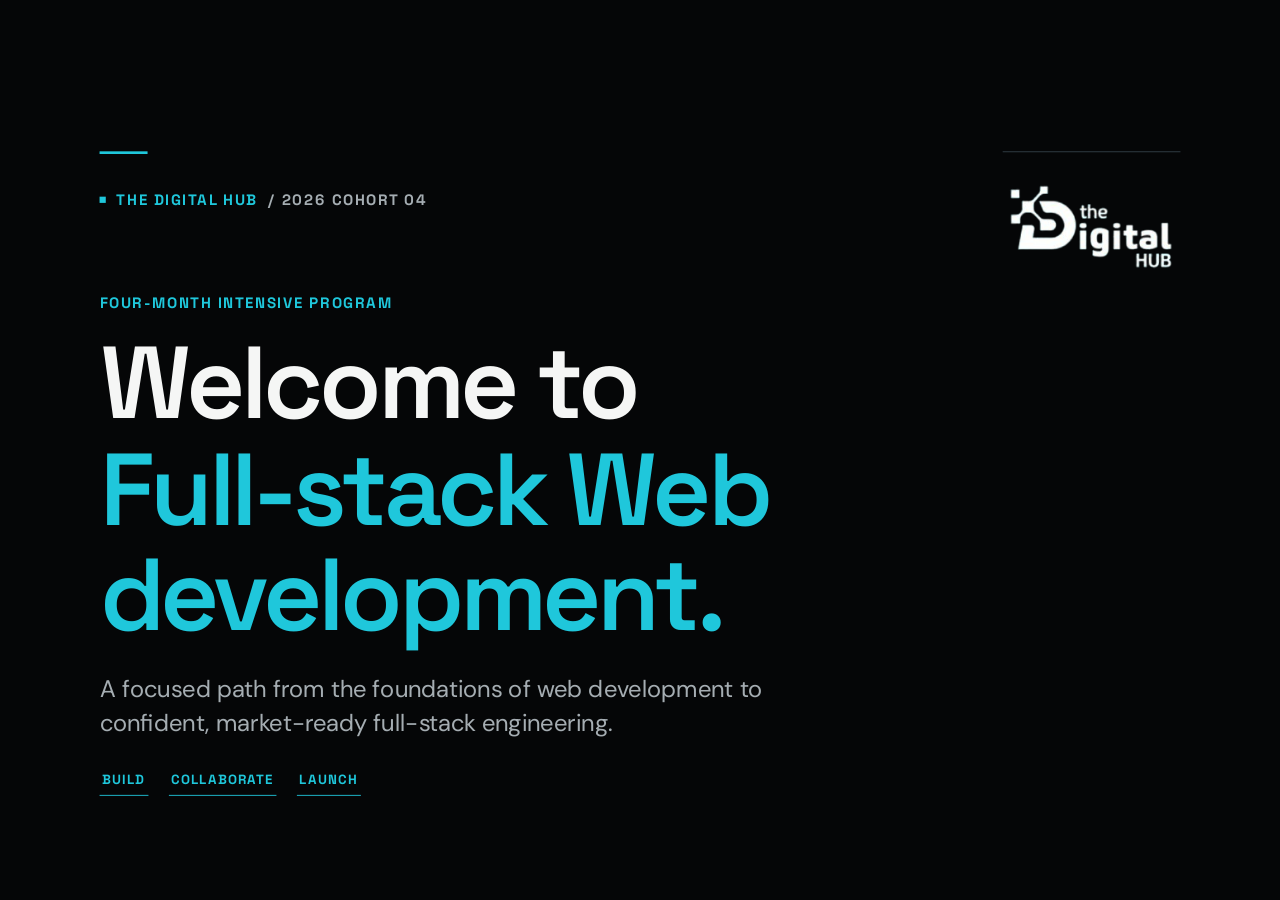
<file: introduction/index.html>
<!DOCTYPE html>
<html lang="en">

<head>
  <meta charset="UTF-8">
  <meta name="viewport" content="width=device-width, initial-scale=1">
  <link rel="icon" type="image/png" href="../assets/images/the_digital_hub_unrwa_logo-removebg-preview.png">
  <title>Full-Stack Web Development Program | The Digital Hub 2026</title>
  <link rel="stylesheet" href="../assets/css/style.css">

</head>

<body>
  <div class="deck" id="deck">
    <section class="slide active hero" data-title="Welcome">
      <div class="eyebrow"><span class="dot"></span> THE DIGITAL HUB <span class="muted">/ 2026 COHORT 04</span></div>
      <img class="hero-logo" src="../assets/images/the-digital-hub-full-logo.png" alt="The Digital Hub">
      <div class="hero-content">
        <div class="kicker">FOUR-MONTH INTENSIVE PROGRAM</div>
        <h1>Welcome to<br><em>Full-stack Web development.</em></h1>
        <p class="lead">A focused path from the foundations of web development to confident, market-ready full-stack
          engineering.</p>
        <div class="chips"><span>BUILD</span><span>COLLABORATE</span><span>LAUNCH</span></div>
      </div>
    </section>
    <section class="slide" data-title="Full-Stack Developer">
      <div class="eyebrow">01 / THE ROLE</div>
      <h2>What is a <em>full-stack developer?</em></h2>
      <p class="sub">A flexible problem-solver building complete web solutions.</p>
      <div class="takeaways">
        <div><b>01</b><span>Combines client-side and server-side development.</span></div>
        <div><b>02</b><span>Focuses on end-to-end application delivery.</span></div>
      </div>
    </section>
    <section class="slide" data-title="The Power of Logic">
      <div class="eyebrow">02 / HOW DEVELOPERS THINK</div>
      <div class="centerpiece">
        <span class="big-number">01</span>
        <div class="kicker">THE REAL FOUNDATION</div>
        <h2>The power of<br><em>logic.</em></h2>
        <p class="sub">Strong logic matters more than frameworks and syntax. You do not need to know everything; you
          need to
          understand how to think.</p>
      </div>
    </section>
    <section class="slide" data-title="2026 Job Market">
      <div class="eyebrow">03 / JOB MARKET REALITY</div>
      <h2>High demand.<br><em>New expectations.</em></h2>
      <div class="cards">
        <article>
          <div class="card-icon">01</div>
          <h3>Flexible work</h3>
          <p>Remote and hybrid positions continue to be prominent.</p>
        </article>
        <article>
          <div class="card-icon">02</div>
          <h3>AI skills</h3>
          <p>Demand is growing for developers who can integrate AI; AI-related skills are increasingly required in tech
            roles.</p>
        </article>
        <article>
          <div class="card-icon">03</div>
          <h3>Stand out</h3>
          <p>Full-stack development combined with AI integration is a top differentiator for production-ready roles.</p>
        </article>
      </div>
    </section>
    <section class="slide" data-title="Market-Ready Skills">
      <div class="eyebrow">04 / HOW WE PREPARE YOU</div>
      <h2>Become <em>market-ready.</em></h2>
      <div class="cards">
        <article>
          <div class="card-icon">01</div>
          <h3>Real client simulation</h3>
          <p>Every task is delivered as if it were for a real client.</p>
        </article>
        <article>
          <div class="card-icon">02</div>
          <h3>Junior developer mindset</h3>
          <p>You are junior developers from day one, not students waiting to begin.</p>
        </article>
        <article>
          <div class="card-icon">03</div>
          <h3>Portfolio-first</h3>
          <p>Build, enhance, and showcase your work continuously.</p>
        </article>
      </div>
    </section>
    <section class="slide" data-title="Projects">
      <div class="eyebrow">05 / BUILD TO LEARN</div>
      <h2>Projects make you <em>employable.</em></h2>
      <p class="sub">Build as much as possible and make each project your own.</p>
      <div class="takeaways">
        <div><b>01</b><span>Complete many projects to deepen your experience.</span></div>
        <div><b>02</b><span>Enhance assignments with features of your own.</span></div>
        <div><b>03</b><span>Create a strong portfolio that stands out.</span></div>
      </div>
    </section>
    <section class="slide" data-title="Professional Mindset">
      <div class="eyebrow">06 / SHOW UP PROFESSIONALLY</div>
      <h2>Treat this program<br>like a <em>real job.</em></h2>
      <div class="activity">
        <div class="activity-icon">↗</div>
        <div>
          <div class="kicker">FROM DAY ONE</div>
          <h3>Think and act like a junior developer</h3>
          <p>Deliver high-quality work on time. Communicate professionally and take responsibility for your work.</p>
        </div>
      </div>
    </section>
    <section class="slide" data-title="Mentors and Feedback">
      <div class="eyebrow">07 / REAL-WORLD SIMULATION</div>
      <h2>Your mentors are<br><em>clients and project managers.</em></h2>
      <div class="takeaways">
        <div><b>01</b><span>Receive feedback as you would in a professional setting.</span></div>
        <div><b>02</b><span>Iterate based on client (mentor) requirements.</span></div>
        <div><b>03</b><span>Learn how real companies work.</span></div>
      </div>
    </section>
    <section class="slide" data-title="Smart AI Usage">
      <div class="eyebrow">08 / BUILD WITH AI</div>
      <h2>AI is your co-pilot,<br><em>not a replacement.</em></h2>
      <p class="sub">Use ChatGPT, Claude, Gemini, and GitHub Copilot thoughtfully.</p>
      <div class="activity">
        <div class="activity-icon">AI</div>
        <div>
          <div class="kicker">PROMPT · VERIFY · UNDERSTAND · IMPROVE · OWN</div>
          <h3>Never commit code you do not fully understand.</h3>
          <p>Use AI to support your work, then verify the result, understand it deeply, and take ownership of the
            solution.
          </p>
        </div>
      </div>
    </section>
    <section class="slide" data-title="Agile Methodology">
      <div class="eyebrow">09 / HOW TEAMS WORK</div>
      <h2>Learn the full <em>Agile methodology.</em></h2>
      <p class="sub">Practice industry-standard project management, even in small teams.</p>
      <div class="agenda">
        <div><b>01</b><strong>Sprints</strong><span>Plan work in focused cycles</span></div>
        <div><b>02</b><strong>Stand-ups</strong><span>Share progress and blockers</span></div>
        <div><b>03</b><strong>Retrospectives</strong><span>Reflect and improve together</span></div>
        <div><b>04</b><strong>Project tools</strong><span>Use Jira-style workflows</span></div>
      </div>
    </section>
    <section class="slide dense" data-title="Four-Month Roadmap">
      <div class="eyebrow">10 / YOUR LEARNING PATH</div>
      <h2>A roadmap to <em>full-stack mastery.</em></h2>
      <p class="sub">Five phases build production-ready skills, with AI integration across the stack.</p>
      <div class="takeaways">
        <div><b>01</b><span><strong>Web fundamentals:</strong> HTML, CSS, responsive design, JavaScript fundamentals,
            DOM
            manipulation, Git and GitHub, UI/UX basics, Agile/Scrum.</span></div>
        <div><b>02</b><span><strong>Advanced JavaScript and frontend:</strong> advanced JavaScript, TypeScript, React,
            Hooks, state management, component architecture, SOLID principles.</span></div>
        <div><b>03</b><span><strong>Backend and full-stack:</strong> Node.js, Express.js, SQL, MongoDB,
            authentication, JWT, MERN, Next.js, testing.</span></div>
        <div><b>04</b><span><strong>Python backend and AI:</strong> FastAPI, AI fundamentals, LLMs, prompt
            engineering, RAG, AI APIs, AI integration in web apps.</span></div>
        <div><b>05</b><span><strong>Final project and deployment:</strong> end-to-end full-stack project, AI features,
            deployment, CI/CD, GitHub portfolio, documentation, presentation.</span></div>
      </div>
    </section>
    <section class="slide dense" data-title="Project-Based Learning">
      <div class="eyebrow">11 / OUR TEACHING PHILOSOPHY</div>
      <h2>Learn by <em>building.</em></h2>
      <div class="takeaways">
        <div><b>01</b><span>We explain the main concept.</span></div>
        <div><b>02</b><span>You build a real, high-quality project using the technologies covered.</span></div>
        <div><b>03</b><span>Emphasis is on problem-solving, creativity, and applying knowledge end to end.</span></div>
        <div><b>04</b><span>Projects simulate real client work; iterate with mentor feedback.</span></div>
      </div>
    </section>
    <section class="slide" data-title="Life Skills and Career">
      <div class="eyebrow">12 / CAREER PREPARATION</div>
      <h2>Prepare for the <em>next step.</em></h2>
      <div class="cards">
        <article>
          <div class="card-icon">01</div>
          <h3>Personal brand</h3>
          <p>Build your presence on LinkedIn.</p>
        </article>
        <article>
          <div class="card-icon">02</div>
          <h3>Career skills</h3>
          <p>Practice technical interviews, freelance pricing, and negotiation.</p>
        </article>
        <article>
          <div class="card-icon">03</div>
          <h3>Work anywhere</h3>
          <p>Master remote work, with bonus sessions in DevOps, AWS, and AI engineering.</p>
        </article>
      </div>
    </section>
    <section class="slide dense" data-title="Teamwork and Communication">
      <div class="eyebrow">13 / PROFESSIONAL COLLABORATION</div>
      <h2>Great work takes <em>a team.</em></h2>
      <p class="sub">Real projects require real collaboration.</p>
      <div class="takeaways">
        <div><b>01</b><span>Participate in mandatory group projects.</span></div>
        <div><b>02</b><span>Communicate in English.</span></div>
        <div><b>03</b><span>Track contributions clearly.</span></div>
        <div><b>04</b><span>Zero tolerance for non-contributors; contribute reliably and support your team.</span></div>
      </div>
    </section>
    <section class="slide dense" data-title="Program Rules">
      <div class="eyebrow">14 / EXPECTATIONS</div>
      <h2>A professional environment<br>for <em>everyone.</em></h2>
      <div class="takeaways">
        <div><b>01</b><span><strong>Attendance:</strong> mandatory, five days per week, 9:00 AM–4:00 PM.</span></div>
        <div><b>02</b><span><strong>Respect:</strong> no bullying; treat everyone with respect.</span></div>
        <div><b>03</b><span><strong>Language:</strong> English only; no Arabic.</span></div>
        <div><b>04</b><span><strong>Collaboration:</strong> help each other; strong group work is encouraged.</span>
        </div>
      </div>
    </section>
    <section class="slide dense" data-title="Daily Schedule">
      <div class="eyebrow">15 / A DAY IN THE PROGRAM</div>
      <h2>A structured day <br><em>At The Digital Hub.</em></h2>
      <div class="takeaways">
        <div><b>01</b><span><strong>9:00 AM:</strong> daily stand-up. Be on time.</span></div>
        <div><b>02</b><span><strong>12:00–1:00 PM:</strong> break time.</span></div>
        <div><b>03</b><span><strong>1:00–2:00 PM:</strong> professional English communication session.</span></div>
        <div><b>04</b><span><strong>2:00 PM:</strong> tech talk, technical discussion, presentation, or industry
            topic.</span></div>
        <div><b>05</b><span><strong>4:00 PM:</strong> Go Home.</span></div>
      </div>
    </section>
    <section class="slide dense" data-title="Program Tools">
      <div class="eyebrow">16 / COMMUNICATION AND COLLABORATION</div>
      <h2>The tools we'll <em>work with.</em></h2>
      <div class="takeaways">
        <div><b>01</b><span><strong>Discord:</strong> announcements, communication, and support.</span></div>
        <div><b>02</b><span><strong>Google Classroom:</strong> learning materials, assignments, and resources.</span>
        </div>
        <div><b>03</b><span><strong>Jira:</strong> project management, sprint planning, and task tracking.</span></div>
        <div><b>04</b><span><strong>Visual Studio Code:</strong> code editor</span></div>
      </div>
    </section>
    <section class="slide closing" data-title="Launch Your Career">
      <div class="eyebrow">THE DIGITAL HUB / 2026 COHORT</div>
      <div class="centerpiece">
        <div class="kicker">YOUR NEXT CHAPTER STARTS HERE</div>
        <h1>Launch your<br><em>full-stack career.</em></h1>
        <p class="lead">A professional, intensive, industry-aligned path from zero to confident, market-ready developer.
        </p>
      </div>
    </section>
  </div>
  <div class="bottom-ui">
    <div class="controls">
      <button id="themeToggle" aria-label="Switch to light mode" title="Switch theme">☼</button>
      <button id="prev" aria-label="Previous slide">←</button>
      <span id="counter">01 / 18</span>
      <button id="next" aria-label="Next slide">→</button>
      <button id="full" aria-label="Fullscreen">⛶</button>
    </div>
    <div class="signature">
      <span class="signature-number" id="pageNumber">01</span>
      <span class="logo-lockup">
        <img src="../assets/images/logo-transparent.png" alt="The Digital Hub logo">
        <span class="logo-wordmark">THE DIGITAL<br>HUB</span>
      </span>
    </div>
  </div>
  <div class="progress" id="progress"></div>
  <script src="../assets/js/script.js"></script>
</body>

</html>
</file>
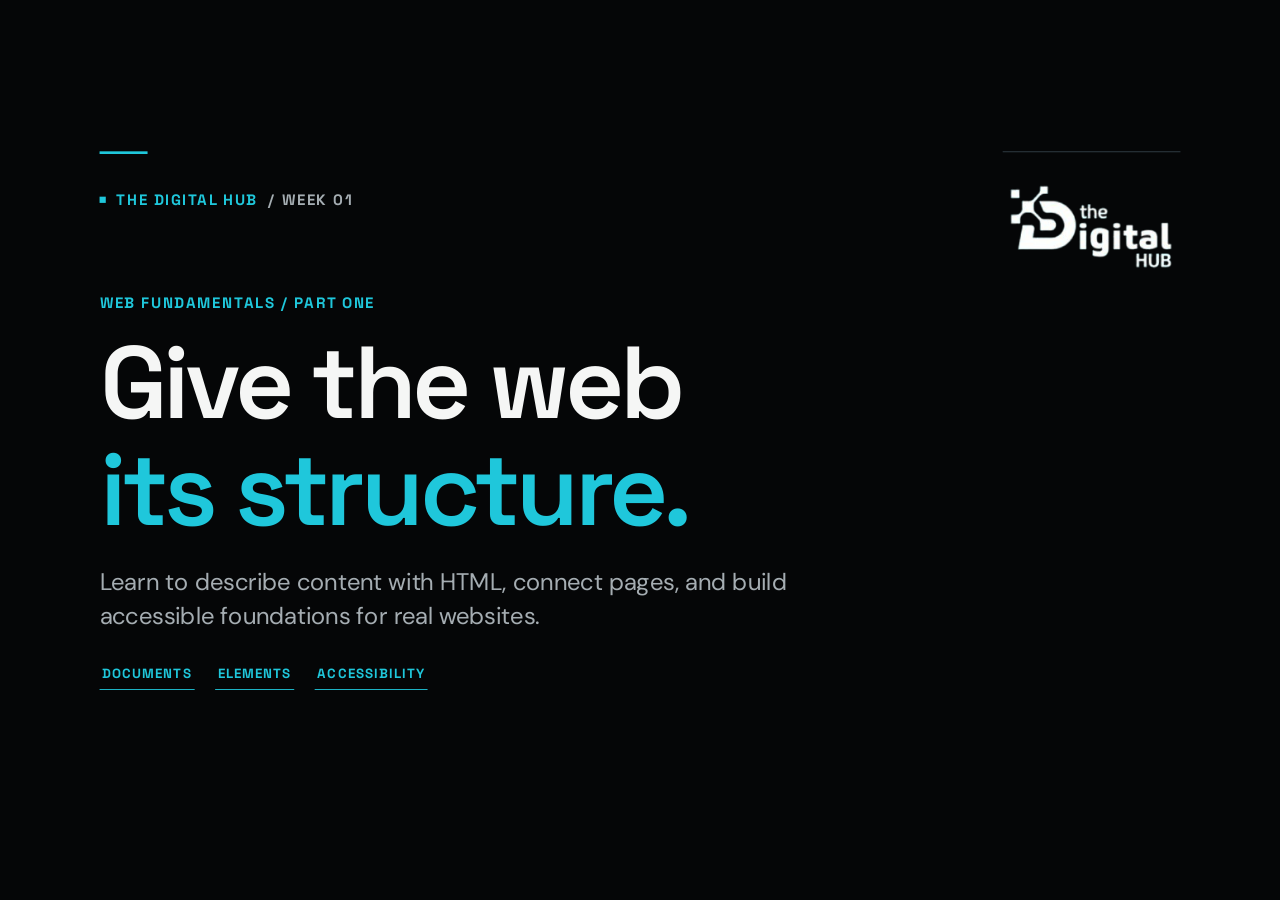
<file: week0/html/index.html>
<!DOCTYPE html>

<html lang="en">

<head>
    <meta charset="UTF-8">
    <meta name="viewport" content="width=device-width, initial-scale=1.0">

    <title>HTML Complete Foundations | The Digital Hub</title>

    <!-- Favicon -->
    <link rel="icon" type="image/png" href="../../assets/images/the_digital_hub_unrwa_logo-removebg-preview.png">

    <!-- Stylesheet -->
    <link rel="stylesheet" href="../../assets/css/style.css">
</head>

<body>
    <div class="deck" id="deck">
        <section class="slide active hero" data-title="HTML Foundations">
            <div class="eyebrow"><span class="dot"></span> THE DIGITAL HUB <span class="muted">/ WEEK 01</span></div>
            <img alt="The Digital Hub" class="hero-logo" src="../../assets/images/the-digital-hub-full-logo.png" />
            <div class="hero-content">
                <div class="kicker">WEB FUNDAMENTALS / PART ONE</div>
                <h1>Give the web<br /><em>its structure.</em></h1>
                <p class="lead">Learn to describe content with HTML, connect pages, and build accessible foundations for
                    real websites.</p>
                <div class="chips"><span>DOCUMENTS</span><span>ELEMENTS</span><span>ACCESSIBILITY</span></div>
            </div>
        </section>
        <section class="slide" data-title="What HTML Does">
            <div class="eyebrow">01 / THE WEB'S STRUCTURE</div>
            <h2>HTML gives content <em>meaning.</em></h2>
            <p class="sub">HTML (HyperText Markup Language) is the markup that describes what each part of a page is.
            </p>
            <div class="cards">
                <article>

                    <h3>Structure</h3>
                    <p>Headings, paragraphs, sections, navigation, and page landmarks.</p>
                </article>
                <article>

                    <h3>Content</h3>
                    <p>Text, images, links, lists, tables, forms, and media.</p>
                </article>
                <article>

                    <h3>Meaning</h3>
                    <p>Semantic elements tell browsers and assistive technology how content is organized.</p>
                </article>
            </div>
        </section>
        <section class="slide" data-title="From Markup to Page">
            <div class="eyebrow">02 / HOW A PAGE APPEARS</div>
            <h2>Markup becomes a <em>document.</em></h2>
            <div class="architecture">
                <div class="node"><small>01 / AUTHOR</small><strong>HTML</strong><span>Describe the content</span></div>
                <div class="arrow">→</div>
                <div class="node"><small>02 / BROWSER</small><strong>Parse</strong><span>Build a document tree</span>
                </div>
                <div class="arrow">→</div>
                <div class="node"><small>03 / VISITOR</small><strong>Page</strong><span>Read and interact</span></div>
            </div>
            <div class="note">KEY IDEA <span>HTML describes structure; CSS controls presentation and JavaScript adds
                    behavior.</span></div>
        </section>
        <section class="slide" data-title="Document Boilerplate">
            <div class="eyebrow">03 / START WITH A VALID DOCUMENT</div>
            <h2>The page <em>skeleton.</em></h2>
            <div class="code-layout">
                <div>
                    <h3>Every document has a frame</h3>
                    <p>The doctype selects modern HTML. The head stores metadata (information about the webpage); the
                        body holds visible page content.
                    </p>
                    <ul>
                        <li>Set the language</li>
                        <li>Declare UTF-8</li>
                        <li>Set the viewport</li>
                        <li>Give the page a title</li>
                    </ul>
                </div>
                <pre><code>&lt;!DOCTYPE html&gt;
&lt;html lang="en"&gt;
	&lt;head&gt;
		&lt;meta charset="UTF-8"&gt;
		&lt;meta name="viewport"
			content="width=device-width, initial-scale=1"&gt;
		&lt;title&gt;My page&lt;/title&gt;
	&lt;/head&gt;
	&lt;body&gt;
		&lt;h1&gt;Hello, web&lt;/h1&gt;
	&lt;/body&gt;
&lt;/html&gt;</code></pre>
            </div>
        </section>
        <section class="slide" data-title="Headings and Text">
            <div class="eyebrow">04 / TEXT ELEMENTS</div>
            <h2>Build a clear <em>reading order.</em></h2>
            <div class="code-layout">
                <div>
                    <h3>Use headings by hierarchy</h3>
                    <p>A page normally has one main heading, followed by nested section headings. Pick a heading for
                        meaning, not its visual size.</p>
                    <ul>
                        <li><code>&lt;p&gt;</code> for a paragraph</li>
                        <li><code>&lt;strong&gt;</code> for importance</li>

                    </ul>
                </div>
                <pre><code>&lt;h1&gt;Student profile&lt;/h1&gt;
&lt;p&gt;I build useful web experiences.&lt;/p&gt;

&lt;h2&gt;What I am learning&lt;/h2&gt;
&lt;p&gt;Currently focused on &lt;strong&gt;HTML and CSS&lt;/strong&gt;.&lt;/p&gt;

&lt;h2&gt;A note&lt;/h2&gt;
             </div>
        </section>
        <section class="slide" data-title="Links and Navigation">
            <div class="eyebrow">05 / CONNECT DOCUMENTS</div>
            <h2>Links connect the <em>web.</em></h2>
            <div class="cards">
                <article>
                    <div class="card-icon">/</div>
                    <h3>Relative link</h3>
                    <p><code>&lt;a href="about.html"&gt;About&lt;/a&gt;</code><br />Move to a page in your project.</p>
                </article>
                <article>
                    <div class="card-icon">https</div>
                    <h3>External link</h3>
                    <p><code>&lt;a href="https://example.com"&gt;Visit&lt;/a&gt;</code><br />Connect to another website.
                    </p>
                </article>
                <article>
                    <div class="card-icon">#</div>
                    <h3>Same-page link</h3>
                    <p><code>&lt;a href="#contact"&gt;Contact&lt;/a&gt;</code><br />Jump to an element with that ID.</p>
                </article>
            </div>
        </section>
        <section class="slide" data-title="Images and Figure Captions">
            <div class="eyebrow">06 / IMAGES THAT INCLUDE EVERYONE</div>
            <h2>Images need <em>context.</em></h2>
            <div class="code-layout">
                <div>
                    <h3>Write useful alternative text</h3>
                    <p>Describe the information an image contributes. For a decorative image, use an empty alt value.
                    </p>
                    <ul>
                        <li>Use a real project path</li>
                        <li>Keep alt text concise</li>
                        <li>Caption complex images</li>
                    </ul>
                </div>
                <pre><code>&lt;img src="images/profile.jpg"
		 alt="Alex smiling at a laptop"
		 width="320" height="240"&gt;

&lt;figure&gt;
	&lt;img src="images/chart.png"
			 alt="Sales rise steadily from May to August"&gt;
	&lt;figcaption&gt;
		Monthly sales, May to August
	&lt;/figcaption&gt;
&lt;/figure&gt;</code></pre>
            </div>
        </section>
        <section class="slide" data-title="Lists">
            <div class="eyebrow">07 / GROUP RELATED ITEMS</div>
            <h2>Three useful kinds of <em>list.</em></h2>
            <div class="compare">
                <div>
                    <div class="compare-label">UNORDERED</div>
                    <h3>Items without a sequence</h3>
                    <pre><code>&lt;ul&gt;
	&lt;li&gt;HTML&lt;/li&gt;
	&lt;li&gt;CSS&lt;/li&gt;
	&lt;li&gt;JavaScript&lt;/li&gt;
&lt;/ul&gt;</code></pre>
                </div>
                <div>
                    <div class="compare-label">ORDERED </div>
                    <h3>Steps </h3>
                    <pre><code>&lt;ol&gt;
	&lt;li&gt;Plan the page&lt;/li&gt;
	&lt;li&gt;Write the markup&lt;/li&gt;
&lt;/ol&gt;
 </code></pre>
                </div>
            </div>
        </section>
        <section class="slide" data-title="Semantic Page Layout">
            <div class="eyebrow">08 / SEMANTIC HTML</div>
            <h2>Choose elements by <em>purpose.</em></h2>
            <p class="sub">Semantic landmarks make the page easier to navigate, maintain, and understand.</p>
            <div class="architecture">
                <div class="node"><small>PAGE INTRO</small><strong>&lt;header&gt;</strong><span>Logo and page
                        heading</span></div>
                <div class="node"><small>PRIMARY LINKS</small><strong>&lt;nav&gt;</strong><span>Site or section
                        navigation</span></div>
                <div class="node"><small>MAIN CONTENT</small><strong>&lt;main&gt;</strong><span>Unique page
                        content</span></div>
                <div class="node"><small>RELATED / END</small><strong>&lt;aside&gt;
                        &lt;footer&gt;</strong><span>Supporting content and ending</span></div>
            </div>
            <div class="note">ALSO USE <span><code>&lt;section&gt;</code> for a themed group;
                    <code>&lt;article&gt;</code> for self-contained content.</span></div>
        </section>
        <section class="slide" data-title="A Semantic Page Example">
            <div class="eyebrow">09 / PUT THE LANDMARKS TOGETHER</div>
            <h2>A page with <em>meaningful regions.</em></h2>
            <div class="code-layout">
                <div>
                    <h3>Prefer purpose over generic wrappers</h3>
                    <p>Use a <code>&lt;div&gt;</code> when no semantic element fits. Don't choose an element just
                        because of its default appearance.</p>
                </div>
                <pre><code>&lt;header&gt;
	&lt;a href="/"&gt;My portfolio&lt;/a&gt;
	&lt;nav aria-label="Main navigation"&gt;
		&lt;a href="/projects.html"&gt;Projects&lt;/a&gt;
		&lt;a href="/contact.html"&gt;Contact&lt;/a&gt;
	&lt;/nav&gt;
&lt;/header&gt;
&lt;main&gt;
	&lt;article&gt;
		&lt;h1&gt;About me&lt;/h1&gt;
		&lt;p&gt;I make things for the web.&lt;/p&gt;
	&lt;/article&gt;
&lt;/main&gt;
&lt;footer&gt;Made with care&lt;/footer&gt;</code></pre>
            </div>
        </section>
        <section class="slide" data-title="Attributes">
            <div class="eyebrow">10 / ELEMENT DETAILS</div>
            <h2>Attributes add <em>information.</em></h2>
            <div class="takeaways">
                <div><b>01</b><span><strong>href:</strong> destination for a link, such as
                        <code>href="/contact.html"</code>.</span></div>
                <div><b>02</b><span><strong>src:</strong> file location for an image, video, or script.</span></div>
                <div><b>03</b><span><strong>alt:</strong> text alternative for an image.</span></div>
                <div><b>04</b><span><strong>class:</strong> reusable name for styling or scripting.</span></div>
                <div><b>05</b><span><strong>id:</strong> unique identifier for one element in a document.</span></div>
            </div>
        </section>
        <section class="slide" data-title="Tables">
            <div class="eyebrow">11 / TABULAR DATA</div>
            <h2>Use tables for <em>relationships.</em></h2>
            <div class="code-layout">
                <div>
                    <h3>Rows and columns have meaning</h3>
                    <p>Tables are for data that belongs in a grid, not for arranging the whole page.</p>
                    <ul>
                        <li><code>&lt;caption&gt;</code> names the table</li>
                        <li><code>&lt;th&gt;</code> labels a row or column</li>
                        <li><code>&lt;td&gt;</code> holds a value</li>
                    </ul>
                </div>
                <pre><code>&lt;table&gt;
	&lt;caption&gt;Workshop schedule&lt;/caption&gt;
	&lt;thead&gt;
		&lt;tr&gt;
			&lt;th scope="col"&gt;Day&lt;/th&gt;
			&lt;th scope="col"&gt;Topic&lt;/th&gt;
		&lt;/tr&gt;
	&lt;/thead&gt;
	&lt;tbody&gt;
		&lt;tr&gt;
			&lt;th scope="row"&gt;Monday&lt;/th&gt;
			&lt;td&gt;HTML structure&lt;/td&gt;
		&lt;/tr&gt;
	&lt;/tbody&gt;
&lt;/table&gt;</code></pre>
            </div>
        </section>


        <section class="slide" data-title="Accessibility Habits">
            <div class="eyebrow">16 / ACCESSIBILITY FROM THE START</div>
            <h2>Make the page work for <em>more people.</em></h2>
            <div class="takeaways">
                <div><b>01</b><span>Use semantic landmarks and a logical heading order.</span></div>
                <div><b>02</b><span>Give informative images useful alt text; use <code>alt=""</code> for
                        decoration.</span></div>
                <div><b>03</b><span>Give form controls visible, associated labels.</span></div>
                <div><b>04</b><span>Use link text that says where the link goes, not just "click here".</span></div>
                <div><b>05</b><span>Keep keyboard focus visible and provide captions for video.</span></div>
            </div>
        </section>
        <section class="slide" data-title="Common HTML Mistakes">
            <div class="eyebrow">17 / DEBUG THE MARKUP</div>
            <h2>Small checks prevent <em>broken pages.</em></h2>
            <div class="compare">
                <div>
                    <div class="compare-label">CHECK THE STRUCTURE</div>
                    <h3>Common problems</h3>
                    <ul>
                        <li>Missing closing tags</li>
                        <li>Elements nested in invalid places</li>
                        <li>More than one page-level <code>&lt;h1&gt;</code></li>
                        <li>Missing alt text or form labels</li>
                        <li>Reusing the same ID</li>
                    </ul>
                </div>
                <div>
                    <div class="compare-label">CHECK THE RESULT</div>
                    <h3>Useful habits</h3>
                    <ul>
                        <li>Indent nested elements</li>
                        <li>Use descriptive names</li>
                        <li>Validate the document</li>
                        <li>Inspect the page in a browser</li>
                    </ul>
                </div>
            </div>
        </section>
        <section class="slide" data-title="Getting Started">
            <div class="eyebrow">HTML FOUNDATIONS / EXTRA EXAMPLE 01</div>
            <h2>Your first <em>HTML file.</em></h2>
            <div class="code-layout">
                <div>
                    <h3>Create index.html in VS Code.</h3>
                    <ul>
                        <li>A text editor writes markup</li>
                        <li>A browser renders the page</li>
                        <li>Save files with the .html extension</li>
                    </ul>
                </div>
                <pre><code>my-website/
  index.html
  images/
    profile.jpg

1. Open folder in VS Code
2. Create index.html
3. Write HTML and save
4. Open index.html in a browser</code></pre>
            </div>
        </section>
        <section class="slide" data-title="HTML Element Anatomy">
            <div class="eyebrow">HTML FOUNDATIONS / EXTRA EXAMPLE 02</div>
            <h2>Understand the <em>tags.</em></h2>
            <div class="code-layout">
                <div>
                    <h3>Most elements have opening and closing tags.</h3>
                    <ul>
                        <li>Attributes belong in the opening tag</li>
                        <li>Some elements such as img, br and hr are void elements</li>
                        <li>Use proper nesting</li>
                    </ul>
                </div>
                <pre><code>&lt;p class="intro"&gt;Hello, students!&lt;/p&gt;

&lt;!-- opening tag: &lt;p class="intro"&gt; --&gt;
&lt;!-- content: Hello, students! --&gt;
&lt;!-- closing tag: &lt;/p&gt; --&gt;

&lt;img src="photo.jpg" alt="A student"&gt;</code></pre>
            </div>
        </section>
        <section class="slide" data-title="HTML and Browser">
            <div class="eyebrow">HTML FOUNDATIONS / EXTRA EXAMPLE 03</div>
            <h2>From file to <em>browser.</em></h2>
            <div class="code-layout">
                <div>
                    <h3>The browser interprets HTML markup.</h3>
                    <ul>
                        <li>The head provides document information</li>
                        <li>The body contains page content</li>
                        <li>HTML5 uses &lt;!DOCTYPE html&gt;</li>
                    </ul>
                </div>
                <pre><code>&lt;!DOCTYPE html&gt;
&lt;html lang="en"&gt;
&lt;head&gt;
  &lt;meta charset="UTF-8"&gt;
  &lt;title&gt;My First Page&lt;/title&gt;
&lt;/head&gt;
&lt;body&gt;
  Hello World
&lt;/body&gt;
&lt;/html&gt;</code></pre>
            </div>
        </section>
        <section class="slide" data-title="Heading Levels">
            <div class="eyebrow">HTML FOUNDATIONS / EXTRA EXAMPLE 04</div>
            <h2>Six heading <em>levels.</em></h2>
            <div class="code-layout">
                <div>
                    <h3>Choose heading levels by structure, not appearance.</h3>
                    <ul>
                        <li>h1 is the highest heading level</li>
                        <li>Avoid skipping levels unnecessarily</li>
                        <li>Paragraphs use &lt;p&gt;</li>
                    </ul>
                </div>
                <pre><code>&lt;h1&gt;Website title&lt;/h1&gt;
&lt;h2&gt;About us&lt;/h2&gt;
&lt;h3&gt;Our team&lt;/h3&gt;
&lt;h4&gt;Developers&lt;/h4&gt;
&lt;h5&gt;Frontend&lt;/h5&gt;
&lt;h6&gt;React&lt;/h6&gt;</code></pre>
            </div>
        </section>
        <section class="slide" data-title="Line Breaks and Rules">
            <div class="eyebrow">HTML FOUNDATIONS / EXTRA EXAMPLE 05</div>
            <h2>Breaks and <em>separators.</em></h2>
            <div class="code-layout">
                <div>
                    <h3>Two useful void elements.</h3>
                    <ul>
                        <li>&lt;br&gt; makes a line break within content</li>
                        <li>&lt;hr&gt; marks a thematic break</li>
                        <li>Do not use repeated br tags for spacing</li>
                    </ul>
                </div>
                <pre><code>&lt;p&gt;Beirut, Lebanon&lt;br&gt;Digital Hub&lt;/p&gt;

&lt;h2&gt;Our services&lt;/h2&gt;
&lt;hr&gt;
&lt;p&gt;Web development training&lt;/p&gt;</code></pre>
            </div>
        </section>
        <section class="slide" data-title="Quotes and Phrases">
            <div class="eyebrow">HTML FOUNDATIONS / EXTRA EXAMPLE 06</div>
            <h2>Give words <em>meaning.</em></h2>
            <div class="code-layout">
                <div>
                    <h3>HTML has elements for emphasis and quotations.</h3>
                    <ul>
                        <li>strong indicates importance; em indicates stress emphasis</li>
                        <li>blockquote is for longer quotations</li>
                        <li>Use semantic meaning, not only visual appearance</li>
                    </ul>
                </div>
                <pre><code>&lt;p&gt;&lt;strong&gt;Important:&lt;/strong&gt; Save your work.&lt;/p&gt;
&lt;p&gt;&lt;em&gt;Practice&lt;/em&gt; every day.&lt;/p&gt;
&lt;p&gt;&lt;b&gt;Bold appearance&lt;/b&gt; and &lt;i&gt;alternate voice&lt;/i&gt;.&lt;/p&gt;
&lt;blockquote&gt;Learning happens by building.&lt;/blockquote&gt;
&lt;p&gt;She said &lt;q&gt;Keep trying!&lt;/q&gt;&lt;/p&gt;</code></pre>
            </div>
        </section>
        <section class="slide" data-title="Nesting">
            <div class="eyebrow">HTML FOUNDATIONS / EXTRA EXAMPLE 07</div>
            <h2>Nest elements <em>correctly.</em></h2>
            <div class="code-layout">
                <div>
                    <h3>Close inner elements before outer elements.</h3>
                    <ul>
                        <li>Indent nested elements for readability</li>
                        <li>Close tags in reverse opening order</li>
                        <li>Use a validator to catch mistakes</li>
                    </ul>
                </div>
                <pre><code>&lt;!-- Correct --&gt;
&lt;p&gt;Learn &lt;strong&gt;HTML&lt;/strong&gt; today.&lt;/p&gt;

&lt;!-- Incorrect --&gt;
&lt;p&gt;Learn &lt;strong&gt;HTML&lt;/p&gt;&lt;/strong&gt;

&lt;!-- Correct nested list --&gt;
&lt;ul&gt;
  &lt;li&gt;Frontend
    &lt;ul&gt;&lt;li&gt;HTML&lt;/li&gt;&lt;li&gt;CSS&lt;/li&gt;&lt;/ul&gt;
  &lt;/li&gt;
&lt;/ul&gt;</code></pre>
            </div>
        </section>
        <section class="slide" data-title="Ordered Lists">
            <div class="eyebrow">HTML FOUNDATIONS / EXTRA EXAMPLE 08</div>
            <h2>Control list <em>numbering.</em></h2>
            <div class="code-layout">
                <div>
                    <h3>Ordered lists are for sequences.</h3>
                    <ul>
                        <li>start changes the first number</li>
                        <li>reversed counts downward</li>
                        <li>Use ul when order does not matter</li>
                    </ul>
                </div>
                <pre><code>&lt;ol start="3"&gt;
  &lt;li&gt;Write HTML&lt;/li&gt;
  &lt;li&gt;Open the browser&lt;/li&gt;
&lt;/ol&gt;

&lt;ol reversed&gt;
  &lt;li&gt;Third place&lt;/li&gt;
  &lt;li&gt;Second place&lt;/li&gt;
  &lt;li&gt;First place&lt;/li&gt;
&lt;/ol&gt;</code></pre>
            </div>
        </section>
        <section class="slide" data-title="Description Lists">
            <div class="eyebrow">HTML FOUNDATIONS / EXTRA EXAMPLE 09</div>
            <h2>Terms and <em>definitions.</em></h2>
            <div class="code-layout">
                <div>
                    <h3>Pair a term with its explanation.</h3>
                    <ul>
                        <li>dl is the list</li>
                        <li>dt is the term</li>
                        <li>dd is its description</li>
                    </ul>
                </div>
                <pre><code>&lt;dl&gt;
  &lt;dt&gt;HTML&lt;/dt&gt;
  &lt;dd&gt;Defines web page structure.&lt;/dd&gt;
  &lt;dt&gt;CSS&lt;/dt&gt;
  &lt;dd&gt;Controls presentation.&lt;/dd&gt;
  &lt;dt&gt;JavaScript&lt;/dt&gt;
  &lt;dd&gt;Adds behavior.&lt;/dd&gt;
&lt;/dl&gt;</code></pre>
            </div>
        </section>
        <section class="slide" data-title="Special Characters">
            <div class="eyebrow">HTML FOUNDATIONS / EXTRA EXAMPLE 10</div>
            <h2>Display special <em>characters.</em></h2>
            <div class="code-layout">
                <div>
                    <h3>Use character references when needed.</h3>
                    <ul>
                        <li>&amp;lt; represents &lt; and &amp;gt; represents &gt;</li>
                        <li>&amp;amp; represents &amp;</li>
                        <li>&amp;nbsp; is a nonbreaking space; avoid using it for layout</li>
                    </ul>
                </div>
                <pre><code>&lt;p&gt;Copyright &amp;copy; 2026&lt;/p&gt;
&lt;p&gt;Use &amp;lt;p&amp;gt; for paragraphs.&lt;/p&gt;
&lt;p&gt;Tom &amp;amp; Jerry&lt;/p&gt;
&lt;p&gt;One&amp;nbsp;word-like&amp;nbsp;group&lt;/p&gt;</code></pre>
            </div>
        </section>
        <section class="slide" data-title="Div and Span">
            <div class="eyebrow">HTML FOUNDATIONS / EXTRA EXAMPLE 11</div>
            <h2>Generic <em>containers.</em></h2>
            <div class="code-layout">
                <div>
                    <h3>Use these when no more meaningful element fits.</h3>
                    <ul>
                        <li>div is a generic block container</li>
                        <li>span is a generic inline container</li>
                        <li>Semantic HTML is usually clearer</li>
                    </ul>
                </div>
                <pre><code>&lt;div&gt;
  &lt;h2&gt;Student profile&lt;/h2&gt;
  &lt;p&gt;Hello, &lt;span&gt;Alex&lt;/span&gt;!&lt;/p&gt;
&lt;/div&gt;

&lt;!-- Prefer semantic elements where possible --&gt;
&lt;section&gt;
  &lt;h2&gt;Projects&lt;/h2&gt;
  &lt;p&gt;My recent work&lt;/p&gt;
&lt;/section&gt;</code></pre>
            </div>
        </section>
        <section class="slide" data-title="File Paths">
            <div class="eyebrow">HTML FOUNDATIONS / EXTRA EXAMPLE 12</div>
            <h2>Navigate with <em>paths.</em></h2>
            <div class="code-layout">
                <div>
                    <h3>Paths are relative to the current HTML file.</h3>
                    <ul>
                        <li>./ means the current directory</li>
                        <li>../ means the parent directory</li>
                        <li>Check filenames and capitalization</li>
                    </ul>
                </div>
                <pre><code>&lt;a href="about.html"&gt;Same folder&lt;/a&gt;
&lt;a href="pages/contact.html"&gt;Subfolder&lt;/a&gt;
&lt;a href="../index.html"&gt;Parent folder&lt;/a&gt;
&lt;a href="./about.html"&gt;Current folder&lt;/a&gt;
&lt;a href="https://example.com"&gt;Full URL&lt;/a&gt;</code></pre>
            </div>
        </section>
        <section class="slide" data-title="Link Targets">
            <div class="eyebrow">HTML FOUNDATIONS / EXTRA EXAMPLE 13</div>
            <h2>More useful <em>links.</em></h2>
            <div class="code-layout">
                <div>
                    <h3>Open external pages and email apps.</h3>
                    <ul>
                        <li>target="_blank" opens a new tab or window</li>
                        <li>mailto: opens the configured email handler</li>
                        <li>A fragment link targets an element id</li>
                    </ul>
                </div>
                <pre><code>&lt;a href="https://example.com"
   target="_blank" rel="noopener noreferrer"&gt;
  Visit example
&lt;/a&gt;

&lt;a href="mailto:hello@example.com"&gt;
  Email us
&lt;/a&gt;

&lt;a href="#projects"&gt;See projects&lt;/a&gt;
&lt;section id="projects"&gt;Projects&lt;/section&gt;</code></pre>
            </div>
        </section>
        <section class="slide" data-title="Tables Explained">
            <div class="eyebrow">HTML FOUNDATIONS / EXTRA EXAMPLE 14</div>
            <h2>Rows and <em>columns.</em></h2>
            <div class="code-layout">
                <div>
                    <h3>Use tables for structured data.</h3>
                    <ul>
                        <li>tr creates a table row</li>
                        <li>th creates a header cell</li>
                        <li>td creates a data cell</li>
                    </ul>
                </div>
                <pre><code>&lt;table&gt;
  &lt;caption&gt;Student scores&lt;/caption&gt;
  &lt;tr&gt;&lt;th&gt;Name&lt;/th&gt;&lt;th&gt;Score&lt;/th&gt;&lt;/tr&gt;
  &lt;tr&gt;&lt;td&gt;Alex&lt;/td&gt;&lt;td&gt;90&lt;/td&gt;&lt;/tr&gt;
  &lt;tr&gt;&lt;td&gt;Sam&lt;/td&gt;&lt;td&gt;85&lt;/td&gt;&lt;/tr&gt;
&lt;/table&gt;</code></pre>
            </div>
        </section>
        <section class="slide" data-title="Table Sections">
            <div class="eyebrow">HTML FOUNDATIONS / EXTRA EXAMPLE 15</div>
            <h2>Structure a <em>data table.</em></h2>
            <div class="code-layout">
                <div>
                    <h3>Organize headers, body and footer.</h3>
                    <ul>
                        <li>thead groups column headings</li>
                        <li>tbody groups table data</li>
                        <li>tfoot groups summary rows</li>
                    </ul>
                </div>
                <pre><code>&lt;table&gt;
 &lt;thead&gt;
  &lt;tr&gt;&lt;th scope="col"&gt;Item&lt;/th&gt;&lt;th scope="col"&gt;Qty&lt;/th&gt;&lt;/tr&gt;
 &lt;/thead&gt;
 &lt;tbody&gt;
  &lt;tr&gt;&lt;td&gt;Books&lt;/td&gt;&lt;td&gt;3&lt;/td&gt;&lt;/tr&gt;
  &lt;tr&gt;&lt;td&gt;Pens&lt;/td&gt;&lt;td&gt;2&lt;/td&gt;&lt;/tr&gt;
 &lt;/tbody&gt;
 &lt;tfoot&gt;
  &lt;tr&gt;&lt;th scope="row"&gt;Total&lt;/th&gt;&lt;td&gt;5&lt;/td&gt;&lt;/tr&gt;
 &lt;/tfoot&gt;
&lt;/table&gt;</code></pre>
            </div>
        </section>
        <section class="slide" data-title="Merged Cells">
            <div class="eyebrow">HTML FOUNDATIONS / EXTRA EXAMPLE 16</div>
            <h2>Merge table <em>cells.</em></h2>
            <div class="code-layout">
                <div>
                    <h3>Use colspan and rowspan when data spans cells.</h3>
                    <ul>
                        <li>colspan merges columns</li>
                        <li>rowspan merges rows</li>
                        <li>Keep header relationships understandable</li>
                    </ul>
                </div>
                <pre><code>&lt;table&gt;
 &lt;tr&gt;&lt;th colspan="2"&gt;Workshop&lt;/th&gt;&lt;/tr&gt;
 &lt;tr&gt;&lt;th&gt;Day&lt;/th&gt;&lt;th&gt;Topic&lt;/th&gt;&lt;/tr&gt;
 &lt;tr&gt;&lt;td rowspan="2"&gt;Monday&lt;/td&gt;&lt;td&gt;HTML&lt;/td&gt;&lt;/tr&gt;
 &lt;tr&gt;&lt;td&gt;Lists&lt;/td&gt;&lt;/tr&gt;
&lt;/table&gt;</code></pre>
            </div>
        </section>
        <section class="slide" data-title="Images and Paths">
            <div class="eyebrow">HTML FOUNDATIONS / EXTRA EXAMPLE 17</div>
            <h2>Display an <em>image.</em></h2>
            <div class="code-layout">
                <div>
                    <h3>The src and alt attributes are essential.</h3>
                    <ul>
                        <li>src is the image file location</li>
                        <li>alt describes meaningful image content</li>
                        <li>Width and height help reserve space</li>
                    </ul>
                </div>
                <pre><code>&lt;img src="images/student.jpg"
     alt="Student working at a laptop"
     width="360" height="240"&gt;

&lt;!-- Decorative image --&gt;
&lt;img src="images/decoration.png" alt=""&gt;</code></pre>
            </div>
        </section>
        <section class="slide" data-title="Clickable Images">
            <div class="eyebrow">HTML FOUNDATIONS / EXTRA EXAMPLE 18</div>
            <h2>Make images <em>links.</em></h2>
            <div class="code-layout">
                <div>
                    <h3>Wrap an image in an anchor.</h3>
                    <ul>
                        <li>The image becomes clickable</li>
                        <li>A thumbnail can link to a full-size image</li>
                        <li>Use descriptive alt text for linked images</li>
                    </ul>
                </div>
                <pre><code>&lt;a href="profile.html"&gt;
  &lt;img src="images/student-small.jpg"
       alt="View Alex’s profile" width="180"&gt;
&lt;/a&gt;

&lt;a href="images/student-large.jpg"&gt;
  &lt;img src="images/student-small.jpg"
       alt="View larger student photo"&gt;
&lt;/a&gt;</code></pre>
            </div>
        </section>
        <section class="slide" data-title="Figures">
            <div class="eyebrow">HTML FOUNDATIONS / EXTRA EXAMPLE 19</div>
            <h2>Add image <em>captions.</em></h2>
            <div class="code-layout">
                <div>
                    <h3>A figure groups content with its caption.</h3>
                    <ul>
                        <li>figure groups self-contained content</li>
                        <li>figcaption provides a caption</li>
                        <li>Alt text and captions serve different purposes</li>
                    </ul>
                </div>
                <pre><code>&lt;figure&gt;
  &lt;img src="images/workshop.jpg"
       alt="Students collaborating in a workshop"&gt;
  &lt;figcaption&gt;
    The Digital Hub HTML workshop
  &lt;/figcaption&gt;
&lt;/figure&gt;</code></pre>
            </div>
        </section>
        <section class="slide" data-title="Project Organization">
            <div class="eyebrow">HTML FOUNDATIONS / EXTRA EXAMPLE 20</div>
            <h2>Keep files <em>organized.</em></h2>
            <div class="code-layout">
                <div>
                    <h3>Separate pages and assets in a project.</h3>
                    <ul>
                        <li>Use clear, consistent file names</li>
                        <li>Keep image assets in a folder</li>
                        <li>Test links after moving files</li>
                    </ul>
                </div>
                <pre><code>portfolio/
  index.html
  about.html
  contact.html
  images/
    avatar.jpg
    logo.png

&lt;!-- Inside index.html --&gt;
&lt;a href="about.html"&gt;About&lt;/a&gt;
&lt;img src="images/avatar.jpg" alt="Portrait"&gt;</code></pre>
            </div>
        </section>
        <section class="slide" data-title="Practice One">
            <div class="eyebrow">HTML FOUNDATIONS / EXTRA EXAMPLE 21</div>
            <h2>Practice: <em>basic profile.</em></h2>
            <div class="code-layout">
                <div>
                    <h3>Build a page using HTML only.</h3>
                    <ul>
                        <li>Add a heading, paragraph and line break</li>
                        <li>Add ordered and unordered lists</li>
                        <li>Add a working link and image</li>
                    </ul>
                </div>
                <pre><code>&lt;h1&gt;My Profile&lt;/h1&gt;
&lt;p&gt;My name is ...&lt;/p&gt;
&lt;h2&gt;Skills&lt;/h2&gt;
&lt;ul&gt;
  &lt;li&gt;HTML&lt;/li&gt;
  &lt;li&gt;Problem solving&lt;/li&gt;
&lt;/ul&gt;
&lt;hr&gt;
&lt;a href="mailto:me@example.com"&gt;Contact me&lt;/a&gt;</code></pre>
            </div>
        </section>
        <section class="slide" data-title="Practice Two">
            <div class="eyebrow">HTML FOUNDATIONS / EXTRA EXAMPLE 22</div>
            <h2>Practice: <em>course page.</em></h2>
            <div class="code-layout">
                <div>
                    <h3>Create a simple HTML course page.</h3>
                    <ul>
                        <li>Use semantic layout elements</li>
                        <li>Include a table and at least one image</li>
                        <li>Add navigation links and a footer</li>
                    </ul>
                </div>
                <pre><code>&lt;header&gt;&lt;h1&gt;HTML Workshop&lt;/h1&gt;&lt;/header&gt;
&lt;nav&gt;&lt;a href="#schedule"&gt;Schedule&lt;/a&gt;&lt;/nav&gt;
&lt;main&gt;
  &lt;section id="schedule"&gt;
    &lt;h2&gt;Schedule&lt;/h2&gt;
    &lt;table&gt;
      &lt;tr&gt;&lt;th&gt;Day&lt;/th&gt;&lt;th&gt;Topic&lt;/th&gt;&lt;/tr&gt;
      &lt;tr&gt;&lt;td&gt;1&lt;/td&gt;&lt;td&gt;HTML Basics&lt;/td&gt;&lt;/tr&gt;
    &lt;/table&gt;
  &lt;/section&gt;
&lt;/main&gt;
&lt;footer&gt;Digital Hub&lt;/footer&gt;</code></pre>
            </div>
        </section>
        <section class="slide closing" data-title="Build a Profile Page">
            <div class="eyebrow">18 / YOUR FIRST HTML BUILD</div>
            <div class="centerpiece">
                <div class="kicker">PRACTICE PROJECT</div>
                <h1>Build a student<br /><em>profile page.</em></h1>
                <p class="lead">Include a semantic header, an About section, a skills list, a project link, a labeled
                    contact form, and an image with meaningful alt text.</p>
                <div class="chips"><span>STRUCTURE</span><span>CONTENT</span><span>ACCESSIBILITY</span></div>
            </div>
        </section>
    </div>
    <div class="bottom-ui">
        <div class="controls">
            <button aria-label="Switch to light mode" id="themeToggle" title="Switch theme">☼</button>
            <button aria-label="Previous slide" id="prev">←</button>
            <span id="counter">01 / 18</span>
            <button aria-label="Next slide" id="next">→</button>
            <button aria-label="Fullscreen" id="full">⛶</button>
        </div>
        <div class="signature">
            <span class="signature-number" id="pageNumber">01</span>
            <span class="logo-lockup">
                <img alt="The Digital Hub logo" src="../../assets/images/logo-transparent.png" />
                <span class="logo-wordmark">THE DIGITAL<br />HUB</span>
            </span>
        </div>
    </div>
    <div class="progress" id="progress"></div>
    <script src="../../assets/js/script.js"></script>
</body>

</html>
</file>
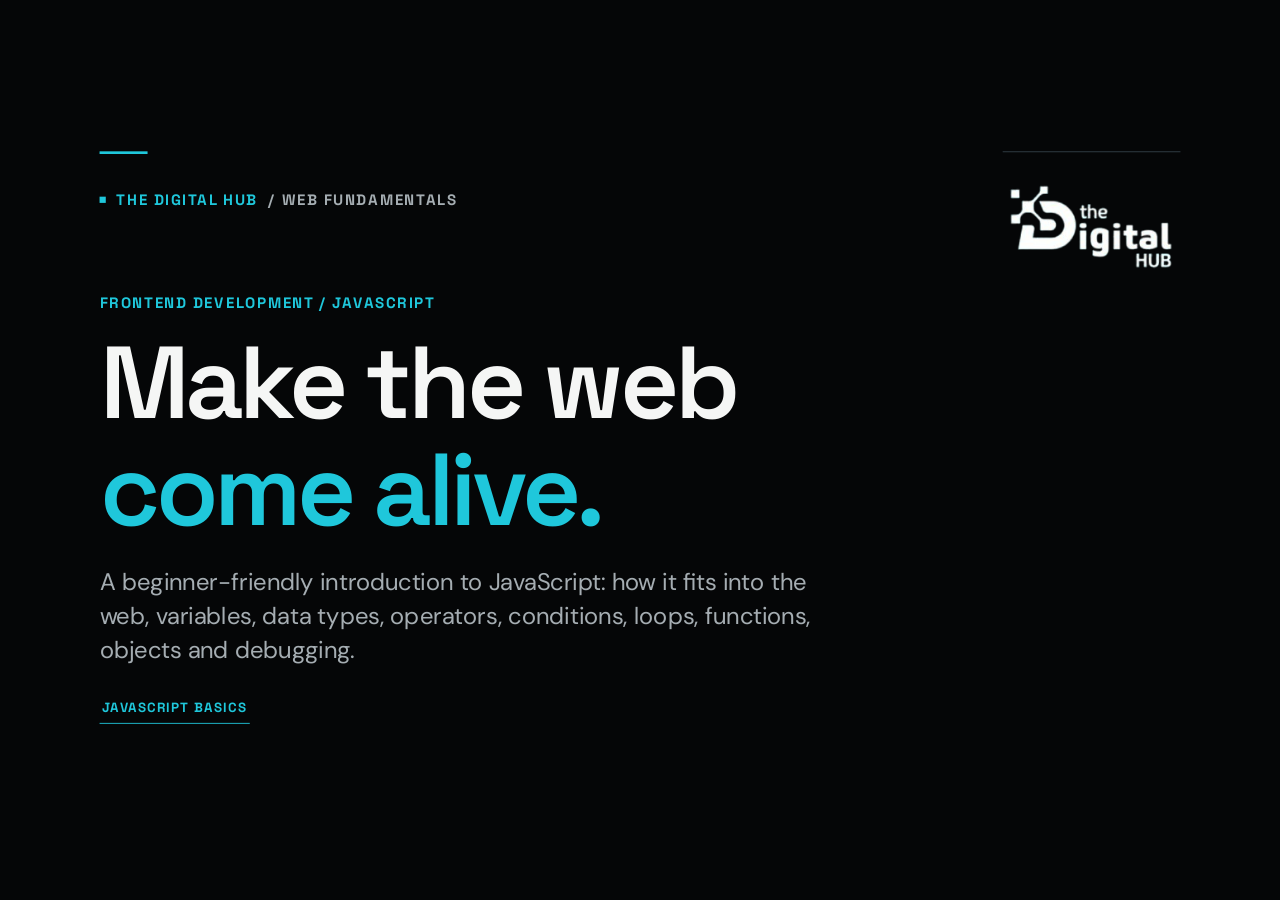
<file: week2/javascript-introduction.html>
<!DOCTYPE html>
<html lang="en">

<head>
  <meta charset="UTF-8">
  <meta name="viewport" content="width=device-width, initial-scale=1.0">
  <link rel="icon" type="image/png" href="../../assets/images/the_digital_hub_unrwa_logo-removebg-preview.png">
  <title>Introduction to JavaScript | The Digital Hub</title>
  <link rel="stylesheet" href="../../assets/css/style.css">
</head>

<body>
  <div class="deck" id="deck">

    <section class="slide active hero" data-title="Introduction to JavaScript">
      <div class="eyebrow"><span class="dot"></span> THE DIGITAL HUB <span class="muted">/ WEB FUNDAMENTALS</span></div>
      <img class="hero-logo" src="../../assets/images/the-digital-hub-full-logo.png" alt="The Digital Hub">
      <div class="hero-content">
        <div class="kicker">FRONTEND DEVELOPMENT / JAVASCRIPT</div>
        <h1>Make the web<br><em>come alive.</em></h1>
        <p class="lead">A beginner-friendly introduction to JavaScript: how it fits into the web, variables, data types,
          operators, conditions, loops, functions, objects and debugging.</p>
        <div class="chips"><span>JAVASCRIPT
            BASICS</span>  </div>
      </div>
    </section>
    <section class="slide" data-title="Why JavaScript">
      <div class="eyebrow">01 / WHY JAVASCRIPT?</div>
      <h2>Why does JavaScript <em>exist?</em></h2>
      <p class="sub">HTML could structure a page and CSS could style it, but early webpages needed behavior: reacting to
        users, changing content and making pages interactive.</p>
      <div class="cards">
        <article>
          <div class="card-icon">1995</div>
          <h3>Born for the web</h3>
          <p>JavaScript appeared in Netscape Navigator in 1995 and quickly became the language of browser interaction.
          </p>
        </article>
        <article>
          <div class="card-icon">98.9%</div>
          <h3>Almost everywhere</h3>
          <p>W3Techs reports JavaScript on 98.9% of websites as a client-side language.</p>
        </article>
        <article>
          <div class="card-icon">62%</div>
          <h3>Still heavily used</h3>
          <p>62% of respondents reported JavaScript use in Stack Overflow's 2026 survey; it was 66% in 2025.</p>
        </article>
      </div>
      <div class="note">SOURCES <span>W3Techs · 24 Oct 2026 &nbsp; | &nbsp; Stack Overflow Developer Survey
          2025–2026</span></div>
    </section>
    <section class="slide" data-title="JavaScript history">
      <div class="eyebrow">02 / WHY JAVASCRIPT?</div>
      <h2>From small scripts to <em>full applications.</em></h2>
      <div class="architecture">
        <div class="node"><small>1995</small><strong>Browser JavaScript</strong><span>Interactivity inside Netscape
            Navigator</span></div>
        <div class="arrow">→</div>
        <div class="node"><small>2009</small><strong>Node.js</strong><span>JavaScript becomes practical outside the
            browser</span></div>
        <div class="arrow">→</div>
        <div class="node"><small>TODAY</small><strong>Full ecosystem</strong><span>Frontend, backend, mobile, desktop
            and tooling</span></div>
      </div>
      <div class="note">HISTORICAL NOTE <span>JavaScript was conceived with server-side ambitions, but its first major
          success was client-side in the browser.</span></div>
    </section>
    <section class="slide" data-title="HTML CSS JavaScript">
      <div class="eyebrow">03 / FROM HTML &amp; CSS TO JAVASCRIPT</div>
      <h2>Three technologies.<br><em>Three different jobs.</em></h2>
      <div class="cards">
        <article>
          <div class="card-icon">HTML</div>
          <h3>Structure</h3>
          <p>Creates the button, heading, form, image and other page content.</p>
        </article>
        <article>
          <div class="card-icon">CSS</div>
          <h3>Appearance</h3>
          <p>Controls layout, spacing, typography, colors and responsive design.</p>
        </article>
        <article>
          <div class="card-icon">JS</div>
          <h3>Behavior</h3>
          <p>Responds to clicks, calculates values, makes decisions and changes the page.</p>
        </article>
      </div>
    </section>
    <section class="slide" data-title="Why HTML and CSS first">
      <div class="eyebrow">04 / FROM HTML &amp; CSS TO JAVASCRIPT</div>
      <h2>Why learn HTML &amp; CSS <em>first?</em></h2>
      <div class="code-layout">
        <div>
          <h3>JavaScript needs something to work with</h3>
          <p>Before manipulating a webpage, you need to understand how that webpage is structured.</p>
          <ul>
            <li>HTML gives elements meaning and structure</li>
            <li>CSS controls how those elements look</li>
            <li>JavaScript can then find those elements and react to users</li>
          </ul>
        </div>
        <pre><code>&lt;button id="buyBtn"&gt;Buy Now&lt;/button&gt;

// Later in JavaScript...
const button = document.querySelector("#buyBtn");

button.addEventListener("click", function () {
  console.log("Button clicked!");
});</code></pre>
      </div>
    </section>
    <section class="slide" data-title="Click example">
      <div class="eyebrow">05 / FROM HTML &amp; CSS TO JAVASCRIPT</div>
      <h2>What happens when a user <em>clicks?</em></h2>
      <div class="architecture">
        <div class="node"><small>HTML</small><strong>Button exists</strong><span>&lt;button id="btn"&gt;</span></div>
        <div class="arrow">→</div>
        <div class="node"><small>EVENT</small><strong>User clicks</strong><span>The browser detects the action</span>
        </div>
        <div class="arrow">→</div>
        <div class="node"><small>JAVASCRIPT</small><strong>Code responds</strong><span>Show, hide, calculate or update
            content</span></div>
      </div>
    </section>
    <section class="slide" data-title="Client vs server side">
      <div class="eyebrow">06 / WHERE JAVASCRIPT RUNS</div>
      <h2>Client-side vs server-side</h2>
      <div class="compare">
        <div>
          <div class="compare-label">CLIENT-SIDE</div>
          <h3>Runs in the user's browser</h3>
          <ul>
            <li>Requires a browser environment</li>
            <li>The downloaded code executes on the user's device</li>
            <li>Examples: button clicks, menus, form feedback, page updates</li>
          </ul>
        </div>
        <div>
          <div class="compare-label">SERVER-SIDE</div>
          <h3>Runs on a server</h3>
          <ul>
            <li>The server processes the code and sends back a result</li>
            <li>The user does not see the internal server process</li>
            <li>Examples: database queries, authentication, payments, APIs</li>
          </ul>
        </div>
      </div>
    </section>
    <section class="slide" data-title="JavaScript client and server">
      <div class="eyebrow">07 / WHERE JAVASCRIPT RUNS</div>
      <h2>JavaScript started <em>browser-first.</em></h2>
      <p class="sub">Its early mainstream role was client-side scripting in browsers. Today JavaScript also runs on
        servers and many other environments.</p>
      <div class="cards">
        <article>
          <div class="card-icon">BROWSER</div>
          <h3>Client-side JS</h3>
          <p>Chrome, Firefox, Safari and Edge execute JavaScript for webpages.</p>
        </article>
        <article>
          <div class="card-icon">NODE</div>
          <h3>Server-side JS</h3>
          <p>Node.js runs JavaScript outside the browser and is widely used for APIs and backend services.</p>
        </article>
        <article>
          <div class="card-icon">MORE</div>
          <h3>Beyond websites</h3>
          <p>JavaScript is also used for mobile apps, desktop apps, tooling and automation.</p>
        </article>
      </div>
    </section>
    <section class="slide dense" data-title="Modern JavaScript ecosystem">
      <div class="eyebrow">08 / MODERN JAVASCRIPT</div>
      <h2>Popular libraries &amp; frameworks</h2>
      <p class="sub">You do not need these today. First learn JavaScript itself; frameworks become much easier
        afterward.</p>
      <div class="agenda">
        <div><b>R</b><strong>React</strong><span>UI library · created at Facebook/Meta · now under the React
            Foundation</span></div>
        <div><b>A</b><strong>Angular</strong><span>Full web framework · maintained by Google</span></div>
        <div><b>V</b><strong>Vue</strong><span>Progressive framework · created by Evan You · community-driven</span>
        </div>
        <div><b>N</b><strong>Next.js</strong><span>React framework · created and maintained by Vercel</span></div>
        <div><b>S</b><strong>Svelte</strong><span>UI framework/compiler · community maintained · backed by Vercel</span>
        </div>
        <div><b>N</b><strong>Node.js</strong><span>JavaScript runtime · lets JavaScript run outside the browser</span>
        </div>
      </div>
    </section>
    <section class="slide dense" data-title="Who uses modern JavaScript frameworks">
      <div class="eyebrow">09 / MODERN JAVASCRIPT</div>
      <h2>Who builds them—and who uses them?</h2>
      <div class="takeaways">
        <div><b>01</b><strong>React</strong>&nbsp;— born at Facebook/Meta; Meta uses React across major products
          including Facebook and Threads.</div>
        <div><b>02</b><strong>Angular</strong>&nbsp;— maintained by a dedicated team at Google.</div>
        <div><b>03</b><strong>Vue</strong>&nbsp;— independent project; official Vue sources list Apple, Google,
          Microsoft, GitLab and Zoom among production users.</div>
        <div><b>04</b><strong>Next.js</strong>&nbsp;— created by Vercel; its showcase includes Nike, OpenAI, Netflix
          Jobs, Spotify and others.</div>
        <div><b>05</b><strong>Svelte</strong>&nbsp;— backed by Vercel; its site highlights The New York Times, Decathlon
          and 1Password.</div>
      </div>
    </section>
    <section class="slide" data-title="Connect JavaScript">
      <div class="eyebrow">10 / FROM HTML &amp; CSS TO JAVASCRIPT</div>
      <h2>Connect JavaScript to HTML</h2>
      <div class="code-layout">
        <div>
          <h3>Start with something familiar</h3>
          <p>Create an HTML page and connect a separate JavaScript file.</p>
          <ul>
            <li>Create <strong>index.html</strong></li>
            <li>Create <strong>script.js</strong> in the same folder</li>
            <li>Use <strong>defer</strong> so JavaScript runs after HTML is parsed</li>
          </ul>
        </div>
        <pre><code>&lt;!DOCTYPE html&gt;
&lt;html lang="en"&gt;
&lt;head&gt;
  &lt;meta charset="UTF-8"&gt;
  &lt;title&gt;JavaScript Introduction&lt;/title&gt;
  &lt;script src="script.js" defer&gt;&lt;/script&gt;
&lt;/head&gt;
&lt;body&gt;
  &lt;h1&gt;Welcome to JavaScript&lt;/h1&gt;
  &lt;p id="message"&gt;Hello students!&lt;/p&gt;
  &lt;button id="btn"&gt;Click Me&lt;/button&gt;
&lt;/body&gt;
&lt;/html&gt;</code></pre>
      </div>
    </section>
    <section class="slide" data-title="First JavaScript interaction">
      <div class="eyebrow">11 / FROM HTML &amp; CSS TO JAVASCRIPT</div>
      <h2>Our first interaction</h2>
      <div class="code-layout">
        <div>
          <h3>What changed?</h3>
          <p>HTML created the button and paragraph. JavaScript reacts when the button is clicked.</p>
          <ul>

            <li>Focus on what JavaScript adds</li>
            <li>Open DevTools → Console</li>
          </ul>
        </div>
        <pre><code>console.log("JavaScript is connected!");

const button = document.querySelector("#btn");
const message = document.querySelector("#message");

button.addEventListener("click", function () {
  message.textContent = "JavaScript is working!";
});</code></pre>
      </div>
    </section>
    <section class="slide" data-title="The console">
      <div class="eyebrow">12 / FROM HTML &amp; CSS TO JAVASCRIPT</div>
      <h2>Your first JavaScript tool:<br /><em>the console.</em></h2>
      <div class="cards">
        <article>
          <div class="card-icon">01</div>
          <h3>Run</h3>
          <p>Test small pieces of JavaScript directly in DevTools.</p>
        </article>
        <article>
          <div class="card-icon">02</div>
          <h3>Inspect</h3>
          <p>Use <code>console.log()</code> to see values while your code runs.</p>
        </article>
        <article>
          <div class="card-icon">03</div>
          <h3>Debug</h3>
          <p>Error messages tell you where JavaScript stopped and often why.</p>
        </article>
      </div>
    </section>
    <section class="slide" data-title="Comments and naming">
      <div class="eyebrow">13 / JAVASCRIPT BASICS</div>
      <h2>Write code humans can <em>read.</em></h2>
      <div class="code-layout">
        <div>
          <h3>Two simple habits</h3>
          <ul>
            <li>Use clear <strong>camelCase</strong> variable names</li>
            <li>Use comments to explain <strong>why</strong>, not every obvious line</li>
            <li>JavaScript is case-sensitive: <code>age</code> and <code>Age</code> differ</li>
          </ul>
        </div>
        <pre><code>// Single-line comment
const studentName = "Sara";

/* Multi-line comment
   for a longer explanation */
const courseDuration = 4;

// Avoid unclear names like: x, a1, thing</code></pre>
      </div>
    </section>
    <section class="slide" data-title="Variables">
      <div class="eyebrow">14 / VARIABLES &amp; DATA TYPES</div>
      <h2>Variables store <em>values.</em></h2>
      <div class="code-layout">
        <div>
          <h3>Think of a named box</h3>
          <p>A variable gives a value a name so we can reuse it later.</p>
          <ul>
            <li><strong>let</strong> → value can change</li>
            <li><strong>const</strong> → variable cannot be reassigned</li>
            <li>Use clear, meaningful names</li>
          </ul>
        </div>
        <pre><code>let studentName = "Sara";
const age = 20;
let isStudent = true;

console.log(studentName);
console.log(age);
console.log(isStudent);</code></pre>
      </div>
    </section>
    <section class="slide" data-title="let vs const">
      <div class="eyebrow">15 / VARIABLES &amp; DATA TYPES</div>
      <h2><code>let</code> vs <code>const</code></h2>
      <div class="compare">
        <div>
          <div class="compare-label">LET — CAN CHANGE</div>
          <pre><code>let score = 10;
console.log(score);

score = 20;
console.log(score); // 20</code></pre>
        </div>
        <div>
          <div class="compare-label">CONST — CANNOT BE REASSIGNED</div>
          <pre><code>const country = "Lebanon";
console.log(country);

// country = "Jordan";
// Error</code></pre>
        </div>
      </div>
    </section>
    <section class="slide" data-title="Primitive data types">
      <div class="eyebrow">16 / VARIABLES &amp; DATA TYPES</div>
      <h2>Common primitive data types</h2>
      <div class="cards">
        <article>
          <div class="card-icon">"ABC"</div>
          <h3>String</h3>
          <p>Text inside quotes.</p><span class="tag">"Sara"</span>
        </article>
        <article>
          <div class="card-icon">123</div>
          <h3>Number</h3>
          <p>Whole and decimal numbers.</p><span class="tag">20 · 3.5</span>
        </article>
        <article>
          <div class="card-icon">T/F</div>
          <h3>Boolean</h3>
          <p>Logical values: true or false.</p><span class="tag">true · false</span>
        </article>
      </div>
      <div class="note">ALSO COMMON <span>undefined = no value assigned yet &nbsp; · &nbsp; null = intentionally
          empty</span></div>
    </section>
    <section class="slide" data-title="typeof">
      <div class="eyebrow">17 / VARIABLES &amp; DATA TYPES</div>
      <h2>Ask JavaScript for the type</h2>
      <div class="code-layout">
        <div>
          <h3>The <code>typeof</code> operator</h3>
          <p>Useful when learning and debugging values.</p>
          <ul>
            <li>Strings return <strong>"string"</strong></li>
            <li>Numbers return <strong>"number"</strong></li>
            <li>Booleans return <strong>"boolean"</strong></li>
          </ul>
        </div>
        <pre><code>const name = "Ali";
const age = 22;
const active = true;

console.log(typeof name);   // string
console.log(typeof age);    // number
console.log(typeof active); // boolean</code></pre>
      </div>
    </section>
    <section class="slide" data-title="Operators">
      <div class="eyebrow">18 / VARIABLES &amp; DATA TYPES</div>
      <h2>JavaScript can calculate</h2>
      <div class="code-layout">
        <div>
          <h3>Arithmetic operators</h3>
          <ul>
            <li><strong>+</strong> addition</li>
            <li><strong>-</strong> subtraction</li>
            <li><strong>*</strong> multiplication</li>
            <li><strong>/</strong> division</li>
            <li><strong>%</strong> remainder</li>
          </ul>
        </div>
        <pre><code>let price = 50;
let quantity = 3;

let total = price * quantity;

console.log(total); // 150
console.log(10 % 3); // 1</code></pre>
      </div>
    </section>
    <section class="slide" data-title="Type conversion">
      <div class="eyebrow">19 / VARIABLES &amp; DATA TYPES</div>
      <h2>Sometimes values change <em>type.</em></h2>
      <div class="compare">
        <div>
          <div class="compare-label">STRING + NUMBER</div>
          <pre><code>console.log("5" + 2); // "52"

const ageText = "20";
console.log(typeof ageText); // string</code></pre>
        </div>
        <div>
          <div class="compare-label">EXPLICIT CONVERSION</div>
          <pre><code>const age = Number("20");
console.log(age);        // 20
console.log(typeof age); // number

console.log(String(100)); // "100"</code></pre>
        </div>
      </div>
    </section>
    <section class="slide" data-title="Template literals">
      <div class="eyebrow">20 / VARIABLES &amp; DATA TYPES</div>
      <h2>Combine text and values</h2>
      <div class="code-layout">
        <div>
          <h3>Template literals</h3>
          <p>Use backticks and <code>${...}</code> to place values inside text.</p>
          <ul>
            <li>Cleaner than joining many strings with +</li>
            <li>Great for messages and output</li>
          </ul>
        </div>
        <pre><code>const name = "Sara";
const total = 150;

console.log(`Hello ${name}!`);
console.log(`Total: $${total}`);</code></pre>
      </div>
    </section>
    <section class="slide" data-title="Conditions">
      <div class="eyebrow">21 / CONDITIONS &amp; LOGIC</div>
      <h2>Programs need to make <em>decisions.</em></h2>
      <div class="code-layout">
        <div>
          <h3>if → else if → else</h3>
          <p>JavaScript checks conditions from top to bottom.</p>
          <ul>
            <li>If a condition is true, its block runs</li>
            <li>If not, JavaScript checks the next condition</li>
            <li><code>else</code> is the fallback</li>
          </ul>
        </div>
        <pre><code>const grade = 75;

if (grade &gt;= 90) {
  console.log("Excellent");
} else if (grade &gt;= 70) {
  console.log("Good");
} else if (grade &gt;= 50) {
  console.log("Passed");
} else {
  console.log("Failed");
}</code></pre>
      </div>
    </section>
    <section class="slide" data-title="Comparison operators">
      <div class="eyebrow">22 / CONDITIONS &amp; LOGIC</div>
      <h2>Compare values carefully</h2>
      <div class="compare">
        <div>
          <div class="compare-label">LOOSE EQUALITY — ==</div>
          <h3>May convert types first</h3>
          <pre><code>5 == "5"   // true
0 == false // true</code></pre>
          <p>JavaScript may perform type coercion before comparing.</p>
        </div>
        <div>
          <div class="compare-label">STRICT EQUALITY — ===</div>
          <h3>Value + type must match</h3>
          <pre><code>5 === "5"   // false
5 === 5     // true
false === 0 // false</code></pre>
          <p><strong>Recommended:</strong> use <code>===</code> and <code>!==</code> most of the time.</p>
        </div>
      </div>
    </section>
    <section class="slide" data-title="Other comparison operators">
      <div class="eyebrow">23 / CONDITIONS &amp; LOGIC</div>
      <h2>Other comparison operators</h2>
      <div class="cards">
        <article>
          <div class="card-icon">&gt;</div>
          <h3>Greater than</h3>
          <p><code>10 &gt; 5</code> → true</p>
        </article>
        <article>
          <div class="card-icon">&lt;</div>
          <h3>Less than</h3>
          <p><code>3 &lt; 8</code> → true</p>
        </article>
        <article>
          <div class="card-icon">&gt;=</div>
          <h3>Inclusive comparisons</h3>
          <p><code>age &gt;= 18</code> checks 18 and above.</p>
        </article>
      </div>
      <div class="note">ALSO <span>&lt;= &nbsp; · &nbsp; != &nbsp; · &nbsp; !==</span></div>
    </section>
    <section class="slide" data-title="Logical operators">
      <div class="eyebrow">24 / CONDITIONS &amp; LOGIC</div>
      <h2>Combine conditions</h2>
      <div class="code-layout">
        <div>
          <h3>Three useful operators</h3>
          <ul>
            <li><strong>&amp;&amp;</strong> → AND: both must be true</li>
            <li><strong>||</strong> → OR: at least one must be true</li>
            <li><strong>!</strong> → NOT: reverses true/false</li>
          </ul>
        </div>
        <pre><code>const age = 20;
const hasTicket = true;

if (age &gt;= 18 &amp;&amp; hasTicket) {
  console.log("Entry allowed");
}</code></pre>
      </div>
    </section>
    <section class="slide" data-title="switch statement">
      <div class="eyebrow">25 / CONDITIONS &amp; LOGIC</div>
      <h2>Another way to choose:<br><code>switch</code></h2>
      <div class="code-layout">
        <div>
          <h3>Useful for exact choices</h3>
          <p>Use <code>switch</code> when one value can match several specific cases.</p>
          <ul>
            <li><code>case</code> defines a possible match</li>
            <li><code>break</code> stops the switch after a match</li>
            <li><code>default</code> is the fallback</li>
          </ul>
        </div>
        <pre><code>const day = "Monday";

switch (day) {
  case "Monday":
    console.log("Start of the week");
    break;
  case "Friday":
    console.log("Almost weekend");
    break;
  default:
    console.log("Regular day");
}</code></pre>
      </div>
    </section>
    <section class="slide" data-title="Loops">
      <div class="eyebrow">26 / LOOPS &amp; REPETITION</div>
      <h2>Loops repeat code <em>for us.</em></h2>
      <p class="sub">Instead of writing the same instruction many times, describe how repetition should work.</p>
      <div class="compare">
        <div>
          <div class="compare-label">WITHOUT A LOOP</div>
          <pre><code>console.log(1);
console.log(2);
console.log(3);
console.log(4);
console.log(5);</code></pre>
        </div>
        <div>
          <div class="compare-label">WITH A LOOP</div>
          <pre><code>for (let i = 1; i &lt;= 5; i++) {
  console.log(i);
}</code></pre>
        </div>
      </div>
    </section>
    <section class="slide" data-title="for loop anatomy">
      <div class="eyebrow">27 / LOOPS &amp; REPETITION</div>
      <h2>Anatomy of a <code>for</code> loop</h2>
      <div class="architecture">
        <div class="node"><small>STEP 1</small><strong>let i = 1</strong><span>Start value</span></div>
        <div class="arrow">→</div>
        <div class="node"><small>STEP 2</small><strong>i &lt;= 5</strong><span>Keep going while true</span></div>
        <div class="arrow">→</div>
        <div class="node"><small>STEP 3</small><strong>i++</strong><span>Increase after each round</span></div>
      </div>
      <div class="note">FULL LOOP <span>for (let i = 1; i &lt;= 5; i++) { console.log(i); }</span></div>
    </section>
    <section class="slide" data-title="Accumulator">
      <div class="eyebrow">28 / LOOPS &amp; REPETITION</div>
      <h2>Keep a running total</h2>
      <div class="code-layout">
        <div>
          <h3>The accumulator pattern</h3>
          <p>Create a variable before the loop, then update it during each repetition.</p>
          <ul>
            <li>Start total at 0</li>
            <li>Add the current value each time</li>
            <li>Print the final result after the loop</li>
          </ul>
        </div>
        <pre><code>let total = 0;

for (let i = 1; i &lt;= 10; i++) {
  total += i;
}

console.log(total); // 55</code></pre>
      </div>
    </section>
    <section class="slide" data-title="while loop">
      <div class="eyebrow">29 / LOOPS &amp; REPETITION</div>
      <h2>A quick look at <code>while</code></h2>
      <div class="code-layout">
        <div>
          <h3>Repeat while a condition is true</h3>
          <p>Always make sure something changes inside the loop so it can eventually stop.</p>
          <ul>
            <li>Initialize before the loop</li>
            <li>Check the condition</li>
            <li>Update inside the loop</li>
          </ul>
        </div>
        <pre><code>let i = 1;

while (i &lt;= 5) {
  console.log(i);
  i++;
}</code></pre>
      </div>
    </section>
    <section class="slide" data-title="Functions">
      <div class="eyebrow">30 / FUNCTIONS</div>
      <h2>Functions package reusable <em>logic.</em></h2>
      <div class="code-layout">
        <div>
          <h3>Define once, call many times</h3>
          <p>A function gives a block of logic a name.</p>
          <ul>
            <li><strong>Parameters</strong> are inputs the function can receive</li>
            <li><strong>Arguments</strong> are the actual values passed in</li>
            <li><strong>return</strong> sends a result back</li>
          </ul>
        </div>
        <pre><code>function calculateTotal(price, quantity) {
  return price * quantity;
}

const total = calculateTotal(10, 3);
console.log(total); // 30</code></pre>
      </div>
    </section>
    <section class="slide dense" data-title="Function types">
      <div class="eyebrow">31 / FUNCTIONS</div>
      <h2>Four beginner function shapes</h2>
      <div class="compare">
        <div>
          <div class="compare-label">NO PARAMETERS / NO RETURN</div>
          <pre><code>function sayHello() {
  console.log("Hello!");
}

sayHello();</code></pre>
          <div class="compare-label">PARAMETERS / NO RETURN</div>
          <pre><code>function greet(name) {
  console.log(`Hello ${name}`);
}

greet("Sara");</code></pre>
        </div>
        <div>
          <div class="compare-label">NO PARAMETERS / WITH RETURN</div>
          <pre><code>function getCourse() {
  return "JavaScript";
}

const course = getCourse();</code></pre>
          <div class="compare-label">PARAMETERS / WITH RETURN</div>
          <pre><code>function add(a, b) {
  return a + b;
}

const result = add(2, 3);</code></pre>
        </div>
      </div>
    </section>
    <section class="slide" data-title="Parameters arguments return">
      <div class="eyebrow">32 / FUNCTIONS</div>
      <h2>Follow the value</h2>
      <div class="architecture">
        <div class="node"><small>CALL</small><strong>calculateTotal(10, 3)</strong><span>10 and 3 are arguments</span>
        </div>
        <div class="arrow">→</div>
        <div class="node"><small>FUNCTION</small><strong>price · quantity</strong><span>Parameters receive the
            arguments</span></div>
        <div class="arrow">→</div>
        <div class="node"><small>RETURN</small><strong>30</strong><span>The result goes back to the caller</span></div>
      </div>
    </section>

    <section class="slide" data-title="Objects">
      <div class="eyebrow">34 / OBJECTS</div>
      <h2>Objects group related <em>data.</em></h2>
      <div class="code-layout">
        <div>
          <h3>Key → value thinking</h3>
          <p>An object lets us keep related information together under one variable.</p>
          <ul>
            <li>Properties have names called <strong>keys</strong></li>
            <li>Each key stores a <strong>value</strong></li>
            <li>Use dot notation to read a property</li>
          </ul>
        </div>
        <pre><code>const student = {
  name: "Sara",
  age: 20,
  course: "Full-Stack",
  active: true
};

console.log(student.name); // Sara
console.log(student.age);  // 20</code></pre>
      </div>
    </section>
    <section class="slide" data-title="Working with objects">
      <div class="eyebrow">35 / OBJECTS</div>
      <h2>Read and update object properties</h2>
      <div class="compare">
        <div>
          <div class="compare-label">READ VALUES</div>
          <pre><code>const user = {
  name: "Ali",
  role: "student"
};

console.log(user.name);
console.log(user["role"]);</code></pre>
        </div>
        <div>
          <div class="compare-label">UPDATE / ADD VALUES</div>
          <pre><code>user.role = "graduate";
user.country = "Lebanon";

console.log(user);</code></pre>
        </div>
      </div>
    </section>
    <section class="slide" data-title="Arrays preview">
      <div class="eyebrow">36 / COLLECTIONS</div>
      <h2>Quick preview: arrays</h2>
      <div class="code-layout">
        <div>
          <h3>Store a list of values</h3>
          <p>Objects describe one thing with named properties. Arrays store an ordered list of values.</p>
          <ul>
            <li>Indexes start at <strong>0</strong></li>
            <li>Use <code>.length</code> to get the number of items</li>
          </ul>
        </div>
        <pre><code>const skills = ["HTML", "CSS", "JavaScript"];

console.log(skills[0]); // HTML
console.log(skills[2]); // JavaScript
console.log(skills.length); // 3</code></pre>
      </div>
    </section>
    <section class="slide" data-title="How to run practice code">
      <div class="eyebrow">37 / PRACTICE</div>
      <h2>Two easy ways to practice</h2>
      <div class="compare">
        <div>
          <div class="compare-label">OPTION A — BROWSER CONSOLE</div>
          <h3>Fast experiments</h3>
          <ul>
            <li>Open your HTML page</li>
            <li>Press F12</li>
            <li>Open Console</li>
            <li>Paste JavaScript and press Enter</li>
          </ul>
        </div>
        <div>
          <div class="compare-label">OPTION B — VS CODE + NODE.JS</div>
          <h3>Practice file</h3>
          <pre><code>// practice.js
console.log("Hello JavaScript!");

// Terminal:
node practice.js</code></pre>
        </div>
      </div>
    </section>
    <section class="slide" data-title="Exercise 1">
      <div class="eyebrow">38 / BEGINNER EXERCISE 01</div>
      <h2>Personal introduction</h2>
      <div class="activity">
        <div class="activity-icon">01</div>
        <div>
          <h3>Variables + template literals</h3>
          <p>Create variables for your <strong>name</strong>, <strong>age</strong> and <strong>course</strong>. Print
            one sentence using a template literal.</p>
          <p><strong>Example output:</strong> My name is Sara, I am 20 years old and I study Full-Stack Web Development.
          </p>
        </div>
      </div>
    </section>
    <section class="slide" data-title="Exercise 1 solution">
      <div class="eyebrow">39 / BEGINNER SOLUTION 01</div>
      <h2>Solution · Personal introduction</h2>
      <pre><code>const name = "Sara";
const age = 20;
const course = "Full-Stack Web Development";

console.log(
  `My name is ${name}, I am ${age} years old and I study ${course}.`
);</code></pre>
    </section>
    <section class="slide" data-title="Exercise 2">
      <div class="eyebrow">40 / BEGINNER EXERCISE 02</div>
      <h2>Shopping total</h2>
      <div class="activity">
        <div class="activity-icon">02</div>
        <div>
          <h3>Operators</h3>
          <p>A customer buys <strong>3 notebooks for $4 each</strong> and <strong>2 pens for $1.50 each</strong>.
            Calculate the total cost and print it.</p>
          <p><strong>Expected output:</strong> Total: $15</p>
        </div>
      </div>
    </section>
    <section class="slide" data-title="Exercise 2 solution">
      <div class="eyebrow">41 / BEGINNER SOLUTION 02</div>
      <h2>Solution · Shopping total</h2>
      <pre><code>const notebooks = 3 * 4;
const pens = 2 * 1.5;
const total = notebooks + pens;

console.log(`Total: $${total}`); // $15</code></pre>
    </section>
    <section class="slide" data-title="Exercise 3">
      <div class="eyebrow">42 / BEGINNER EXERCISE 03</div>
      <h2>Pass or fail</h2>
      <div class="activity">
        <div class="activity-icon">03</div>
        <div>
          <h3>Conditions</h3>
          <p>A student has a grade of <strong>65</strong>. The passing grade is <strong>50</strong>. Print
            <strong>"Passed"</strong> if the grade is at least 50. Otherwise print <strong>"Failed"</strong>.
          </p>
        </div>
      </div>
    </section>
    <section class="slide" data-title="Exercise 3 solution">
      <div class="eyebrow">43 / BEGINNER SOLUTION 03</div>
      <h2>Solution · Pass or fail</h2>
      <pre><code>const grade = 65;

if (grade &gt;= 50) {
  console.log("Passed");
} else {
  console.log("Failed");
}</code></pre>
    </section>
    <section class="slide" data-title="Exercise 4">
      <div class="eyebrow">44 / INTERMEDIATE EXERCISE 04</div>
      <h2>Even or odd?</h2>
      <div class="activity">
        <div class="activity-icon">04</div>
        <div>
          <h3>Condition + remainder</h3>
          <p>Create a variable called <strong>number</strong>. If the number is divisible by 2, print
            <strong>"Even"</strong>. Otherwise print <strong>"Odd"</strong>.
          </p>
          <p><strong>Hint:</strong> Use the <code>%</code> remainder operator.</p>
        </div>
      </div>
    </section>
    <section class="slide" data-title="Exercise 4 solution">
      <div class="eyebrow">45 / INTERMEDIATE SOLUTION 04</div>
      <h2>Solution · Even or odd?</h2>
      <pre><code>const number = 7;

if (number % 2 === 0) {
  console.log("Even");
} else {
  console.log("Odd");
}</code></pre>
    </section>
    <section class="slide" data-title="Exercise 5">
      <div class="eyebrow">46 / INTERMEDIATE EXERCISE 05</div>
      <h2>Sum from 1 to 20</h2>
      <div class="activity">
        <div class="activity-icon">05</div>
        <div>
          <h3>Loop + accumulator</h3>
          <p>Use a <code>for</code> loop to add all numbers from <strong>1 to 20</strong>. Print the final total.</p>
          <p><strong>Expected output:</strong> 210</p>
        </div>
      </div>
    </section>
    <section class="slide" data-title="Exercise 5 solution">
      <div class="eyebrow">47 / INTERMEDIATE SOLUTION 05</div>
      <h2>Solution · Sum from 1 to 20</h2>
      <pre><code>let total = 0;

for (let i = 1; i &lt;= 20; i++) {
  total += i;
}

console.log(total); // 210</code></pre>
    </section>
    <section class="slide" data-title="Exercise 6">
      <div class="eyebrow">48 / INTERMEDIATE EXERCISE 06</div>
      <h2>Discount calculator</h2>
      <div class="activity">
        <div class="activity-icon">06</div>
        <div>
          <h3>Function + condition</h3>
          <p>Create a function <code>calculatePrice(price)</code>. If the price is <strong>$100 or more</strong>, apply
            a <strong>10% discount</strong>. Otherwise return the original price.</p>
        </div>
      </div>
    </section>
    <section class="slide" data-title="Exercise 6 solution">
      <div class="eyebrow">49 / INTERMEDIATE SOLUTION 06</div>
      <h2>Solution · Discount calculator</h2>
      <pre><code>function calculatePrice(price) {
  if (price &gt;= 100) {
    return price * 0.9;
  }

  return price;
}

console.log(calculatePrice(150)); // 135
console.log(calculatePrice(80));  // 80</code></pre>
    </section>
    <section class="slide" data-title="Exercise 7">
      <div class="eyebrow">50 / CHALLENGING EXERCISE 07</div>
      <h2>Entry checker</h2>
      <div class="activity">
        <div class="activity-icon">07</div>
        <div>
          <h3>Multiple conditions</h3>
          <p>A visitor may enter if they are <strong>18 or older AND have a ticket</strong>, OR if they have a
            <strong>VIP pass</strong>. Create variables and print <strong>"Entry allowed"</strong> or <strong>"Entry
              denied"</strong>.
          </p>
        </div>
      </div>
    </section>
    <section class="slide" data-title="Exercise 7 solution">
      <div class="eyebrow">51 / CHALLENGING SOLUTION 07</div>
      <h2>Solution · Entry checker</h2>
      <pre><code>const age = 17;
const hasTicket = false;
const hasVipPass = true;

if ((age &gt;= 18 &amp;&amp; hasTicket) || hasVipPass) {
  console.log("Entry allowed");
} else {
  console.log("Entry denied");
}</code></pre>
    </section>
    <section class="slide" data-title="Exercise 8">
      <div class="eyebrow">52 / CHALLENGING EXERCISE 08</div>
      <h2>Multiplication table</h2>
      <div class="activity">
        <div class="activity-icon">08</div>
        <div>
          <h3>Loop + template literal</h3>
          <p>Create a variable called <strong>number</strong>. Use a loop to print its multiplication table from
            <strong>1 to 10</strong>.
          </p>
          <p><strong>Example:</strong> 5 × 1 = 5 ... 5 × 10 = 50</p>
        </div>
      </div>
    </section>
    <section class="slide" data-title="Exercise 8 solution">
      <div class="eyebrow">53 / CHALLENGING SOLUTION 08</div>
      <h2>Solution · Multiplication table</h2>
      <pre><code>const number = 5;

for (let i = 1; i &lt;= 10; i++) {
  console.log(`${number} x ${i} = ${number * i}`);
}</code></pre>
    </section>
    <section class="slide" data-title="Exercise 9">
      <div class="eyebrow">54 / CHALLENGING EXERCISE 09</div>
      <h2>Student grade report</h2>
      <div class="activity">
        <div class="activity-icon">09</div>
        <div>
          <h3>Object + function + condition</h3>
          <p>Create a <strong>student object</strong> with <code>name</code>, <code>grade1</code>, <code>grade2</code>
            and <code>grade3</code>. Then create a function that receives the object, calculates the average and returns
            <strong>Excellent</strong> for 90+, <strong>Good</strong> for 70+, <strong>Passed</strong> for 50+,
            otherwise <strong>Failed</strong>.
          </p>
        </div>
      </div>
    </section>
    <section class="slide" data-title="Exercise 9 solution">
      <div class="eyebrow">55 / CHALLENGING SOLUTION 09</div>
      <h2>Solution · Student grade report</h2>
      <pre><code>const student = {
  name: "Sara",
  grade1: 80,
  grade2: 75,
  grade3: 70
};

function gradeReport(student) {
  const average = (student.grade1 + student.grade2 + student.grade3) / 3;

  if (average &gt;= 90) return "Excellent";
  if (average &gt;= 70) return "Good";
  if (average &gt;= 50) return "Passed";
  return "Failed";
}

console.log(`${student.name}: ${gradeReport(student)}`); // Sara: Good</code></pre>
    </section>
    <section class="slide" data-title="Debugging">
      <div class="eyebrow">56 / DEBUGGING &amp; REVIEW</div>
      <h2>Errors are part of programming</h2>
      <div class="cards">
        <article>
          <div class="card-icon">01</div>
          <h3>Read</h3>
          <p>Read the error message instead of ignoring it.</p>
        </article>
        <article>
          <div class="card-icon">02</div>
          <h3>Locate</h3>
          <p>Look at the file name and line number.</p>
        </article>
        <article>
          <div class="card-icon">03</div>
          <h3>Inspect</h3>
          <p>Use <code>console.log()</code> to check values step by step.</p>
        </article>
      </div>
    </section>
    <section class="slide" data-title="Debug this code">
      <div class="eyebrow">57 / DEBUGGING &amp; REVIEW</div>
      <h2>Can you find the mistakes?</h2>
      <div class="compare">
        <div>
          <div class="compare-label">BROKEN CODE</div>
          <pre><code>const age = 20

if age &gt;= 18 {
  console.log("Adult")
}

console.log(userName);</code></pre>
        </div>
        <div>
          <div class="compare-label">CHECK</div>
          <ul>
            <li>What syntax is missing?</li>
            <li>Which variable does not exist?</li>
            <li>What does the console say?</li>
            <li>Which error should you fix first?</li>
          </ul>
        </div>
      </div>
    </section>
    <section class="slide closing" data-title="Next steps">
      <div class="eyebrow">58 / WRAP-UP</div>
      <div class="centerpiece">
        <div class="kicker">NEXT STEP</div>
        <h1>Practice before<br><em>frameworks.</em></h1>
        <p class="lead">Build confidence with variables, conditions, loops, functions, arrays and objects. Then DOM
          manipulation and frameworks like React will make much more sense.</p>
      </div>
    </section>

  </div>

  <div class="bottom-ui">
    <div class="controls">
      <button id="themeToggle" aria-label="Switch to light mode" title="Switch theme">&#9788;</button>
      <button id="prev" aria-label="Previous slide">&larr;</button>
      <span id="counter">01 / 59</span>
      <button id="next" aria-label="Next slide">&rarr;</button>
      <button id="full" aria-label="Fullscreen">&#x26F6;</button>
    </div>
    <div class="signature">
      <span class="signature-number" id="pageNumber">01</span>
      <span class="logo-lockup">
        <img src="../../assets/images/logo-transparent.png" alt="The Digital Hub logo">
        <span class="logo-wordmark">THE<br>DIGITAL<br>HUB</span>
      </span>
    </div>
  </div>
  <div class="progress" id="progress"></div>
  <script src="../../assets/js/script.js"></script>
</body>

</html>
</file>
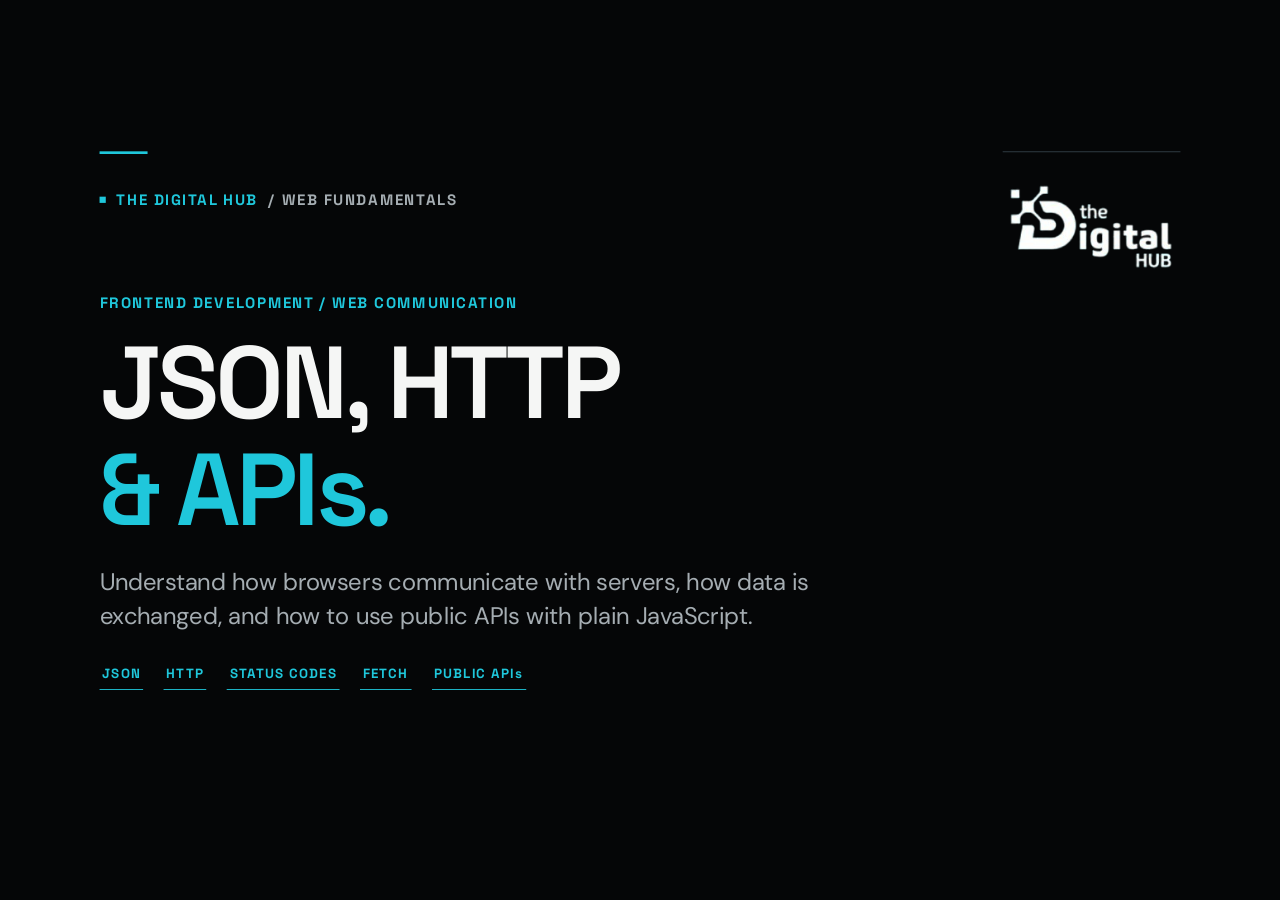
<file: week3/json-http-api-fundamentals.html>
<!DOCTYPE html>
<html lang="en">

<head>
  <meta charset="UTF-8">
  <meta name="viewport" content="width=device-width, initial-scale=1.0">
  <link rel="icon" type="image/png" href="../../assets/images/the_digital_hub_unrwa_logo-removebg-preview.png">
  <title>JSON, HTTP & APIs | The Digital Hub</title>
  <link rel="stylesheet" href="../../assets/css/style.css">
</head>

<body>
  <div class="deck" id="deck">

    <section class="slide active hero" data-title="JSON, HTTP & APIs">
      <div class="eyebrow"><span class="dot"></span> THE DIGITAL HUB <span class="muted">/ WEB FUNDAMENTALS</span></div>
      <img class="hero-logo" src="../../assets/images/the-digital-hub-full-logo.png" alt="The Digital Hub">
      <div class="hero-content">
        <div class="kicker">FRONTEND DEVELOPMENT / WEB COMMUNICATION</div>
        <h1>JSON, HTTP<br><em>&amp; APIs.</em></h1>
        <p class="lead">Understand how browsers communicate with servers, how data is exchanged, and how to use public APIs with plain JavaScript.</p>
        <div class="chips"><span>JSON</span><span>HTTP</span><span>STATUS CODES</span><span>FETCH</span><span>PUBLIC APIs</span></div>
      </div>
    </section>

    <section class="slide" data-title="The big picture">
      <div class="eyebrow">01 / THE BIG PICTURE</div>
      <h2>How does a webpage get <em>data?</em></h2>
      <div class="architecture">
        <div class="node"><small>CLIENT</small><strong>Browser</strong><span>Your HTML, CSS and JavaScript</span></div>
        <div class="arrow">→</div>
        <div class="node"><small>REQUEST</small><strong>HTTP</strong><span>Ask a server for data or send data</span></div>
        <div class="arrow">→</div>
        <div class="node"><small>SERVER</small><strong>API</strong><span>Processes the request and returns a response</span></div>
      </div>
      <div class="note">EXAMPLE <span>A weather app asks a weather API for today's forecast.</span></div>
    </section>

    <section class="slide" data-title="What is an API?">
      <div class="eyebrow">02 / APIS</div>
      <h2>What is an <em>API?</em></h2>
      <p class="sub">API stands for Application Programming Interface. In web development, an API often lets one application request data or actions from another system.</p>
      <div class="cards">
        <article>
          <div class="card-icon">APP</div>
          <h3>Your frontend</h3>
          <p>Your JavaScript asks for data.</p>
        </article>
        <article>
          <div class="card-icon">API</div>
          <h3>Communication layer</h3>
          <p>Provides endpoints that accept requests.</p>
        </article>
        <article>
          <div class="card-icon">DATA</div>
          <h3>Response</h3>
          <p>The API usually returns structured data such as JSON.</p>
        </article>
      </div>
    </section>

    <section class="slide" data-title="What is JSON?">
      <div class="eyebrow">03 / JSON</div>
      <h2>What is <em>JSON?</em></h2>
      <div class="code-layout">
        <div>
          <h3>JavaScript Object Notation</h3>
          <p>JSON is a text format used to exchange structured data between systems.</p>
          <ul>
            <li>Easy for humans to read</li>
            <li>Easy for programs to parse</li>
            <li>Very common in web APIs</li>
          </ul>
        </div>
        <pre><code>{
  "name": "Sara",
  "age": 20,
  "isStudent": true
}</code></pre>
      </div>
    </section>

    <section class="slide" data-title="JSON vs JavaScript object">
      <div class="eyebrow">04 / JSON</div>
      <h2>JSON is similar to an object—but not the same</h2>
      <div class="compare">
        <div>
          <div class="compare-label">JAVASCRIPT OBJECT</div>
          <pre><code>const student = {
  name: "Sara",
  age: 20,
  active: true
};</code></pre>
          <p>Keys do not always need quotes. It exists directly in JavaScript memory.</p>
        </div>
        <div>
          <div class="compare-label">JSON TEXT</div>
          <pre><code>{
  "name": "Sara",
  "age": 20,
  "active": true
}</code></pre>
          <p>Keys use double quotes. JSON itself is text sent between systems.</p>
        </div>
      </div>
    </section>

    <section class="slide" data-title="JSON data types">
      <div class="eyebrow">05 / JSON</div>
      <h2>What can JSON contain?</h2>
      <div class="cards">
        <article>
          <div class="card-icon">"A"</div>
          <h3>Strings</h3>
          <p><code>"Lebanon"</code></p>
        </article>
        <article>
          <div class="card-icon">123</div>
          <h3>Numbers</h3>
          <p><code>25</code> or <code>12.5</code></p>
        </article>
        <article>
          <div class="card-icon">{ }</div>
          <h3>Objects &amp; arrays</h3>
          <p>Nested data structures are common.</p>
        </article>
      </div>
      <div class="note">ALSO <span>boolean: true / false &nbsp; · &nbsp; null &nbsp; · &nbsp; arrays: [ ]</span></div>
    </section>

    <section class="slide" data-title="Nested JSON">
      <div class="eyebrow">06 / JSON</div>
      <h2>JSON can contain <em>nested data.</em></h2>
      <pre><code>{
  "id": 1,
  "name": "Sara",
  "skills": ["HTML", "CSS", "JavaScript"],
  "address": {
    "city": "Beirut",
    "country": "Lebanon"
  }
}</code></pre>
      <div class="note">READ IT LIKE AN OBJECT <span>user.address.city &nbsp; · &nbsp; user.skills[0]</span></div>
    </section>

    <section class="slide" data-title="JSON parse stringify">
      <div class="eyebrow">07 / JSON</div>
      <h2>Convert between JSON text and JavaScript</h2>
      <div class="compare">
        <div>
          <div class="compare-label">JSON → JAVASCRIPT</div>
          <pre><code>const jsonText = '{"name":"Sara","age":20}';

const user = JSON.parse(jsonText);

console.log(user.name);</code></pre>
        </div>
        <div>
          <div class="compare-label">JAVASCRIPT → JSON</div>
          <pre><code>const user = {
  name: "Sara",
  age: 20
};

const jsonText = JSON.stringify(user);</code></pre>
        </div>
      </div>
    </section>

    <section class="slide" data-title="What is HTTP?">
      <div class="eyebrow">08 / HTTP</div>
      <h2>What is <em>HTTP?</em></h2>
      <p class="sub">HTTP is the protocol used for communication between web clients and servers.</p>
      <div class="architecture">
        <div class="node"><small>CLIENT</small><strong>Browser</strong><span>Creates a request</span></div>
        <div class="arrow">→</div>
        <div class="node"><small>HTTP</small><strong>Request</strong><span>Method + URL + headers + optional body</span></div>
        <div class="arrow">→</div>
        <div class="node"><small>SERVER</small><strong>Response</strong><span>Status + headers + optional body</span></div>
      </div>
    </section>

    <section class="slide" data-title="HTTP request">
      <div class="eyebrow">09 / HTTP</div>
      <h2>What is inside an HTTP <em>request?</em></h2>
      <div class="cards">
        <article>
          <div class="card-icon">GET</div>
          <h3>Method</h3>
          <p>What kind of action do we want?</p>
        </article>
        <article>
          <div class="card-icon">URL</div>
          <h3>Endpoint</h3>
          <p>Which resource are we requesting?</p>
        </article>
        <article>
          <div class="card-icon">{ }</div>
          <h3>Optional data</h3>
          <p>Headers and sometimes a request body.</p>
        </article>
      </div>
      <div class="note">Note <span>Headers describe the request or its content, while the body carries the data being sent</span></div>

      <div class="note">EXAMPLE <span>GET https://jsonplaceholder.typicode.com/users</span></div>
    </section>

    <section class="slide" data-title="HTTP response">
      <div class="eyebrow">10 / HTTP</div>
      <h2>What comes back in a <em>response?</em></h2>
      <div class="cards">
        <article>
          <div class="card-icon">200</div>
          <h3>Status code</h3>
          <p>Tells us whether the request succeeded or failed.</p>
        </article>
        <article>
          <div class="card-icon">HDR</div>
          <h3>Headers</h3>
          <p>Metadata about the response.</p>
        </article>
        <article>
          <div class="card-icon">JSON</div>
          <h3>Body</h3>
          <p>The returned content, often JSON.</p>
        </article>
      </div>
    </section>

    <section class="slide" data-title="HTTP methods">
      <div class="eyebrow">11 / HTTP METHODS</div>
      <h2>Common HTTP methods</h2>
      <div class="agenda">
        <div><b>G</b><strong>GET</strong><span>Read or retrieve data</span></div>
        <div><b>P</b><strong>POST</strong><span>Create new data</span></div>
        <div><b>P</b><strong>PUT</strong><span>Replace an existing resource</span></div>
        <div><b>P</b><strong>PATCH</strong><span>Update part of an existing resource</span></div>
        <div><b>D</b><strong>DELETE</strong><span>Remove a resource</span></div>
      </div>
    </section>

    <section class="slide" data-title="GET example">
      <div class="eyebrow">12 / HTTP METHODS</div>
      <h2><code>GET</code> — ask for data</h2>
      <div class="code-layout">
        <div>
          <h3>Example request</h3>
          <p>Get a list of users from a public demo API.</p>
          <ul>
            <li>No request body is normally needed</li>
            <li>Data comes back in the response</li>
          </ul>
        </div>
        <pre><code>GET /users

// Example with fetch:
fetch(
  "https://jsonplaceholder.typicode.com/users"
);</code></pre>
      </div>
    </section>

    <section class="slide" data-title="POST example">
      <div class="eyebrow">13 / HTTP METHODS</div>
      <h2><code>POST</code> — send new data</h2>
      <div class="code-layout">
        <div>
          <h3>Example</h3>
          <p>Create a new post by sending JSON in the request body.</p>
        </div>
        <pre><code>fetch(
  "https://jsonplaceholder.typicode.com/posts",
  {
    method: "POST",
    headers: {
      "Content-Type": "application/json"
    },
    body: JSON.stringify({
      title: "Hello",
      body: "My first API request",
      userId: 1
    })
  }
);</code></pre>
      </div>
    </section>

    <section class="slide" data-title="PUT PATCH DELETE">
      <div class="eyebrow">14 / HTTP METHODS</div>
      <h2>Update and delete data</h2>
      <div class="cards">
        <article>
          <div class="card-icon">PUT</div>
          <h3>Replace</h3>
          <p>Send a complete replacement for a resource.</p>
        </article>
        <article>
          <div class="card-icon">PATCH</div>
          <h3>Partial update</h3>
          <p>Send only the fields that need to change.</p>
        </article>
        <article>
          <div class="card-icon">DELETE</div>
          <h3>Remove</h3>
          <p>Request deletion of a resource.</p>
        </article>
      </div>
    </section>

    <section class="slide" data-title="Status code groups">
      <div class="eyebrow">15 / STATUS CODES</div>
      <h2>HTTP status codes tell us <em>what happened.</em></h2>
      <div class="agenda">
         <div><b>2xx</b><strong>Success</strong><span>The request worked</span></div>
        <div><b>4xx</b><strong>Client error</strong><span>Something is wrong with the request</span></div>
        <div><b>5xx</b><strong>Server error</strong><span>The server failed while handling the request</span></div>
      </div>
    </section>

    <section class="slide" data-title="Common status codes">
      <div class="eyebrow">16 / STATUS CODES</div>
      <h2>Status codes you should recognize</h2>
      <div class="agenda">
        <div><b>200</b><strong>OK</strong><span>Successful request</span></div>
        <div><b>201</b><strong>Created</strong><span>A new resource was created</span></div>
        <div><b>204</b><strong>No Content</strong><span>Success, but no response body</span></div>
        <div><b>400</b><strong>Bad Request</strong><span>Invalid request data</span></div>
        <div><b>401</b><strong>Unauthorized</strong><span>Authentication is required or invalid</span></div>
        <div><b>403</b><strong>Forbidden</strong><span>Authenticated, but not allowed</span></div>
        <div><b>404</b><strong>Not Found</strong><span>The resource does not exist</span></div>
        <div><b>500</b><strong>Server Error</strong><span>The server failed unexpectedly</span></div>
      </div>
    </section>

    <section class="slide" data-title="401 vs 403">
      <div class="eyebrow">17 / STATUS CODES</div>
      <h2><code>401</code> vs <code>403</code></h2>
      <div class="compare">
        <div>
          <div class="compare-label">401 — UNAUTHORIZED</div>
          <h3>Who are you?</h3>
          <p>The server requires valid authentication.</p>
          <pre><code>// Example:
No token
Expired token
Invalid credentials</code></pre>
        </div>
        <div>
          <div class="compare-label">403 — FORBIDDEN</div>
          <h3>You cannot do that</h3>
          <p>The server knows who you are, but you do not have permission.</p>
          <pre><code>// Example:
Student tries to access
an admin-only route</code></pre>
        </div>
      </div>
    </section>

    <section class="slide" data-title="Request response lifecycle">
      <div class="eyebrow">18 / REQUEST–RESPONSE LIFECYCLE</div>
      <h2>Follow one request from start</h2>
      <div class="takeaways">
        <div><b>01</b>JavaScript sends an HTTP request to an API endpoint.</div>
        <div><b>02</b>The request travels to the server.</div>
        <div><b>03</b>The server reads the method, URL, headers and body.</div>
        <div><b>04</b>The server processes the request and talks to a database.</div>
        <div><b>05</b>The server sends an HTTP response.</div>
        <div><b>06</b>JavaScript reads the response and updates the page.</div>
      </div>
    </section>
 
    <section class="slide" data-title="API endpoint">
      <div class="eyebrow">19 / API DOCUMENTATION</div>
      <h2>What is an <em>endpoint?</em></h2>
      <div class="code-layout">
        <div>
          <h3>An endpoint is a specific API URL</h3>
          <p>Different endpoints usually represent different resources.</p>
        </div>
        <pre><code>GET /users
GET /users/1

GET /posts
GET /posts/10

POST /posts
DELETE /posts/10</code></pre>
      </div>
    </section>

    <section class="slide" data-title="Read API documentation">
      <div class="eyebrow">20 / API DOCUMENTATION</div>
      <h2>How to read API documentation</h2>
      <div class="takeaways">
        <div><b>01</b>Find the base URL.</div>
        <div><b>02</b>Find the endpoint you need.</div>
        <div><b>03</b>Check the HTTP method.</div>
        <div><b>04</b>Check required parameters, query values or request body.</div>
        <div><b>05</b>Check authentication requirements.</div>
        <div><b>06</b>Read the example response and possible status codes.</div>
      </div>
    </section>

    <section class="slide" data-title="Documentation example">
      <div class="eyebrow">21 / API DOCUMENTATION</div>
      <h2>Example documentation entry</h2>
      <div class="compare">
        <div>
          <div class="compare-label">DOCUMENTATION SAYS</div>
          <pre><code>Endpoint:
GET /users/{id}

Path parameter:
id — user ID

Example:
GET /users/3</code></pre>
        </div>
        <div>
          <div class="compare-label">YOUR JAVASCRIPT</div>
          <pre><code>const userId = 3;

const response = await fetch(
  `https://jsonplaceholder.typicode.com/users/${userId}`
);

const user = await response.json();

console.log(user.name);</code></pre>
        </div>
      </div>
    </section>

    <section class="slide" data-title="Path vs query parameters">
      <div class="eyebrow">22 / API DOCUMENTATION</div>
      <h2>Path parameters vs query parameters</h2>
      <div class="compare">
        <div>
          <div class="compare-label">PATH PARAMETER</div>
          <pre><code>/users/5</code></pre>
          <p>Usually identifies one specific resource.</p>
        </div>
        <div>
          <div class="compare-label">QUERY PARAMETER</div>
          <pre><code>/posts?userId=5</code></pre>
          <p>Often used for filtering, sorting, searching or pagination.</p>
        </div>
      </div>
    </section>

    <section class="slide" data-title="Headers">
      <div class="eyebrow">23 / API DOCUMENTATION</div>
      <h2>What are HTTP <em>headers?</em></h2>
      <div class="code-layout">
        <div>
          <h3>Extra information about the request</h3>
          <ul>
            <li><code>Content-Type</code> describes the body format</li>
            <li><code>Authorization</code> can carry credentials or tokens</li>
          </ul>
        </div>
        <pre><code>fetch(url, {
  method: "POST",
  headers: {
    "Content-Type": "application/json"
  },
  body: JSON.stringify(data)
});</code></pre>
      </div>
    </section>

     

   

    

    <section class="slide" data-title="Common beginner mistakes">
      <div class="eyebrow">24 / COMMON MISTAKES</div>
      <h2>Common mistakes when using APIs</h2>
      <div class="takeaways">
        <div><b>01</b>Forgetting that <code>fetch()</code> is asynchronous.</div>
        <div><b>02</b>Forgetting <code>await response.json()</code>.</div>
        <div><b>03</b>Assuming every request returns status 200.</div>
        <div><b>04</b>Using the wrong HTTP method.</div>
        <div><b>05</b>Ignoring the API documentation.</div>
        <div><b>06</b>Putting secret credentials directly in frontend JavaScript.</div>
      </div>
    </section>

    <section class="slide" data-title="Review">
      <div class="eyebrow">25 / REVIEW</div>
      <h2>The workflow to remember</h2>
      <div class="architecture">
        <div class="node"><small>1</small><strong>Read the docs</strong><span>Endpoint, method, parameters</span></div>
        <div class="arrow">→</div>
        <div class="node"><small>2</small><strong>Send request</strong><span>Use fetch()</span></div>
        <div class="arrow">→</div>
        <div class="node"><small>3</small><strong>Handle response</strong><span>Status + JSON + DOM</span></div>
      </div>
     </section>

    <section class="slide closing" data-title="Next step">
      <div class="eyebrow">26 / WRAP-UP</div>
      <div class="centerpiece">
        <div class="kicker">NEXT STEP</div>
        <h1>Connect your webpage<br><em>to real data.</em></h1>
        <p class="lead">Practice JSON, HTTP methods, status codes, <code>fetch()</code>, error handling and reading API documentation before moving into framework-based data fetching.</p>
      </div>
    </section>

  </div>

  <div class="bottom-ui">
    <div class="controls">
      <button id="themeToggle" aria-label="Switch to light mode" title="Switch theme">&#9788;</button>
      <button id="prev" aria-label="Previous slide">&larr;</button>
      <span id="counter">01 / 37</span>
      <button id="next" aria-label="Next slide">&rarr;</button>
      <button id="full" aria-label="Fullscreen">&#x26F6;</button>
    </div>
    <div class="signature">
      <span class="signature-number" id="pageNumber">01</span>
      <span class="logo-lockup">
        <img src="../../assets/images/logo-transparent.png" alt="The Digital Hub logo">
        <span class="logo-wordmark">THE<br>DIGITAL<br>HUB</span>
      </span>
    </div>
  </div>

  <div class="progress" id="progress"></div>
  <script src="../../assets/js/script.js"></script>
</body>
</html>
</file>
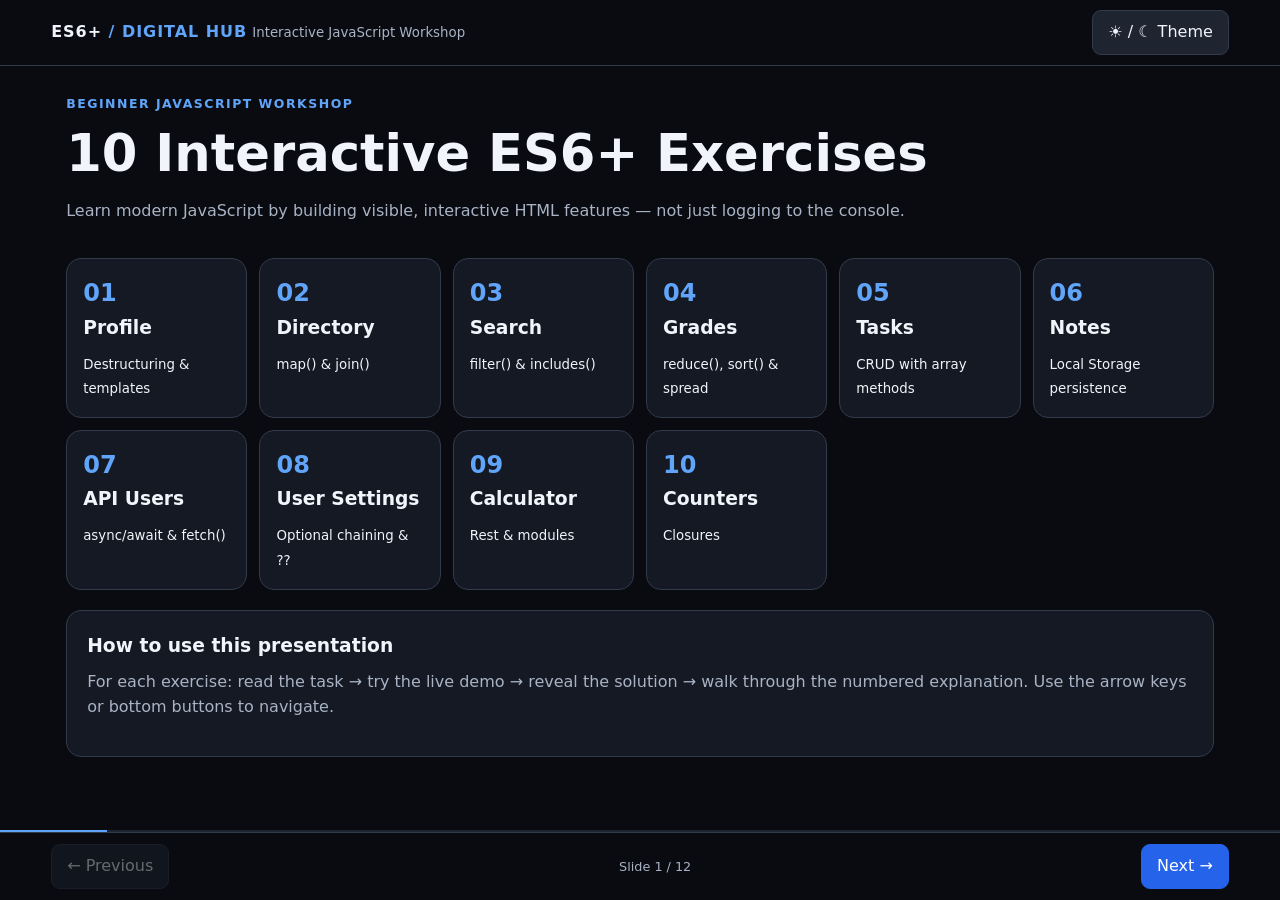
<file: week3/modern_js_interactive_10_exercises.html>
<!doctype html>
<html lang="en">

<head>
  <meta charset="utf-8">
  <meta name="viewport" content="width=device-width,initial-scale=1">
  <title>ES6+ Interactive Exercises | Digital Hub</title>
  <style>
    :root {
      --bg: #090b10;
      --panel: #151923;
      --panel2: #1e2531;
      --text: #f1f4fa;
      --muted: #a8b3c5;
      --accent: #60a5fa;
      --line: #323b4c;
      --good: #34d399
    }

    body.light {
      --bg: #f4f6fb;
      --panel: #fff;
      --panel2: #e9edf5;
      --text: #17202e;
      --muted: #566274;
      --accent: #155dc0;
      --line: #d3dae6;
      --good: #047857
    }

    * {
      box-sizing: border-box
    }

    body {
      margin: 0;
      background: var(--bg);
      color: var(--text);
      font: 16px/1.55 system-ui, Arial, sans-serif
    }

    header {
      height: 66px;
      border-bottom: 1px solid var(--line);
      display: flex;
      align-items: center;
      justify-content: space-between;
      padding: 0 4vw
    }

    header strong {
      letter-spacing: .06em
    }

    header small {
      color: var(--muted)
    }

    button,
    input {
      font: inherit
    }

    button {
      border: 1px solid var(--line);
      background: var(--panel2);
      color: var(--text);
      padding: 9px 15px;
      border-radius: 9px;
      cursor: pointer
    }

    button:hover {
      border-color: var(--accent)
    }

    button.primary {
      background: #2563eb;
      border-color: #2563eb;
      color: white
    }

    button:disabled {
      opacity: .4;
      cursor: not-allowed
    }

    main {
      max-width: 1250px;
      margin: auto;
      padding: 28px 4vw 90px
    }

    .slide {
      display: none
    }

    .slide.active {
      display: block
    }

    h1 {
      font-size: clamp(2rem, 4vw, 3.4rem);
      line-height: 1.12;
      margin: 12px 0
    }

    h2 {
      font-size: clamp(1.6rem, 2.6vw, 2.35rem);
      margin: 0 0 8px
    }

    h3 {
      margin: 0 0 10px
    }

    p {
      color: var(--muted)
    }

    .eyebrow {
      color: var(--accent);
      font-weight: 700;
      letter-spacing: .12em;
      text-transform: uppercase;
      font-size: .78rem
    }

    .layout {
      display: grid;
      grid-template-columns: 1fr 1fr;
      gap: 20px;
      margin-top: 24px
    }

    .panel {
      background: var(--panel);
      border: 1px solid var(--line);
      border-radius: 15px;
      padding: 20px;
      min-width: 0
    }

    .panel p {
      margin-top: 0
    }

    .steps {
      padding-left: 22px
    }

    .steps li {
      padding: 6px 0
    }

    .steps li::marker {
      color: var(--accent)
    }

    pre {
      background: #0b1220;
      color: #d9e9ff;
      border: 1px solid #35445b;
      border-radius: 10px;
      padding: 15px;
      overflow: auto;
      font: 13px/1.55 ui-monospace, Consolas, monospace;
      white-space: pre-wrap;
      max-height: 320px
    }

    body.light pre {
      background: #101b2b;
      color: #e1edff
    }

    .toolbar {
      display: flex;
      gap: 8px;
      flex-wrap: wrap;
      margin: 10px 0
    }

    .demo {
      background: var(--panel2);
      padding: 16px;
      border-radius: 12px;
      min-height: 150px
    }

    .student-card {
      padding: 13px;
      margin: 9px 0;
      background: var(--panel);
      border: 1px solid var(--line);
      border-radius: 10px
    }

    .student-card b {
      display: block
    }

    .student-card small {
      color: var(--muted)
    }

    input {
      padding: 10px 12px;
      border: 1px solid var(--line);
      background: var(--panel);
      color: var(--text);
      border-radius: 8px;
      max-width: 100%;
      width: 100%;
      margin: 6px 0
    }

    .stat-grid {
      display: grid;
      grid-template-columns: 1fr 1fr;
      gap: 10px
    }

    .stat {
      background: var(--panel);
      border-radius: 9px;
      padding: 14px
    }

    .stat strong {
      font-size: 1.7rem;
      display: block;
      color: var(--accent)
    }

    .stat small {
      color: var(--muted)
    }

    .task {
      display: flex;
      align-items: center;
      gap: 8px;
      justify-content: space-between
    }

    .task.done .task-title {
      text-decoration: line-through;
      color: var(--muted)
    }

    .task-title {
      overflow-wrap: anywhere;
      flex: 1
    }

    .tag {
      display: inline-block;
      background: var(--panel2);
      padding: 4px 9px;
      border-radius: 20px;
      color: var(--accent);
      font-size: .8rem;
      margin: 4px 4px 4px 0
    }

    .hidden {
      display: none !important
    }

    .nav {
      position: fixed;
      bottom: 0;
      left: 0;
      right: 0;
      background: var(--bg);
      border-top: 1px solid var(--line);
      display: flex;
      align-items: center;
      justify-content: space-between;
      padding: 11px 4vw;
      gap: 10px
    }

    .progress {
      height: 4px;
      background: var(--panel2);
      position: fixed;
      bottom: 66px;
      left: 0;
      right: 0
    }

    .progress>div {
      height: 100%;
      background: var(--accent);
      transition: width .2s
    }

    .muted {
      color: var(--muted)
    }

    .pill {
      font-size: .8rem;
      color: var(--muted)
    }

    .intro-grid {
      display: grid;
      grid-template-columns: repeat(auto-fit, minmax(165px, 1fr));
      gap: 12px;
      margin-top: 35px
    }

    .intro-grid .panel {
      padding: 16px
    }

    .intro-grid b {
      color: var(--accent);
      font-size: 1.5rem
    }

    .explanation {
      display: none
    }

    .explanation.visible {
      display: block
    }

    .logo {
      font-weight: 800;
      color: var(--accent)
    }

    @media(max-width:850px) {
      .layout {
        grid-template-columns: 1fr
      }

      .intro-grid {
        grid-template-columns: repeat(2, 1fr)
      }

      main {
        padding-bottom: 105px
      }

      header small {
        display: none
      }
    }

    @media(max-width:480px) {
      .intro-grid {
        grid-template-columns: 1fr
      }

      .nav button {
        padding: 8px
      }

      .stat-grid {
        grid-template-columns: 1fr 1fr
      }
    }
  </style>
</head>

<body>
  <header>
    <div><strong>ES6+ <span class="logo">/ DIGITAL HUB</span></strong> <small>Interactive JavaScript Workshop</small>
    </div><button id="theme">☀ / ☾ Theme</button>
  </header>
  <main>
    <section class="slide active">
      <div class="eyebrow">Beginner JavaScript Workshop</div>
      <h1>10 Interactive ES6+ Exercises</h1>
      <p>Learn modern JavaScript by building visible, interactive HTML features — not just logging to the console.</p>
      <div class="intro-grid">
        <div class="panel"><b>01</b>
          <h3>Profile</h3><small>Destructuring & templates</small>
        </div>
        <div class="panel"><b>02</b>
          <h3>Directory</h3><small>map() & join()</small>
        </div>
        <div class="panel"><b>03</b>
          <h3>Search</h3><small>filter() & includes()</small>
        </div>
        <div class="panel"><b>04</b>
          <h3>Grades</h3><small>reduce(), sort() & spread</small>
        </div>
        <div class="panel"><b>05</b>
          <h3>Tasks</h3><small>CRUD with array methods</small>
        </div>
        <div class="panel"><b>06</b>
          <h3>Notes</h3><small>Local Storage persistence</small>
        </div>
        <div class="panel"><b>07</b>
          <h3>API Users</h3><small>async/await & fetch()</small>
        </div>
        <div class="panel"><b>08</b>
          <h3>User Settings</h3><small>Optional chaining & ??</small>
        </div>
        <div class="panel"><b>09</b>
          <h3>Calculator</h3><small>Rest & modules</small>
        </div>
        <div class="panel"><b>10</b>
          <h3>Counters</h3><small>Closures</small>
        </div>
      </div>
      <div class="panel" style="margin-top:20px">
        <h3>How to use this presentation</h3>
        <p>For each exercise: read the task → try the live demo → reveal the solution → walk through the numbered
          explanation. Use the arrow keys or bottom buttons to navigate.</p>
      </div>
    </section>
    <section class="slide">
      <div class="eyebrow">Exercise 1 · Easy</div>
      <h2>Student Profile Card</h2><span class="tag">Destructuring</span><span class="tag">Template literals</span><span
        class="tag">Arrow functions</span>
      <p><b>Challenge:</b> Show a student's details in an HTML card after clicking a button.</p>
      <div class="layout">
        <div class="panel">
          <h3>Try the live demo</h3>
          <div class="toolbar"><button class="primary" id="profileBtn">Show Profile</button><button
              id="profileClear">Clear</button></div>
          <div class="demo" id="profileDemo"><span class="muted">Click Show Profile.</span></div>
        </div>
        <div class="panel">
          <h3>Starter HTML</h3>
          <pre>&lt;button id="showBtn"&gt;Show Profile&lt;/button&gt;
&lt;div id="profile"&gt;&lt;/div&gt;</pre><button class="primary reveal">Reveal JavaScript Solution</button>
          <div class="explanation">
            <pre>const student = {
  name: "Sara Ahmad",
  age: 22,
  course: "JavaScript"
};

const button = document.querySelector("#showBtn");
const profile = document.querySelector("#profile");

button.addEventListener("click", () => {
  const { name, age, course } = student;
  profile.innerHTML = `
    &lt;div class="card"&gt;
      &lt;h3&gt;${name}&lt;/h3&gt;
      &lt;p&gt;Age: ${age}&lt;/p&gt;
      &lt;p&gt;Course: ${course}&lt;/p&gt;
    &lt;/div&gt;`;
});</pre>
            <ol class="steps">
              <li>Create one student object.</li>
              <li>Select the button and output container.</li>
              <li>Listen for a click with an arrow function.</li>
              <li>Destructure name, age, and course.</li>
              <li>Use template literals to create the HTML.</li>
              <li>Assign the result to <code>innerHTML</code></li>
            </ol>
          </div>
        </div>
      </div>
    </section>
    <section class="slide">
      <div class="eyebrow">Exercise 2 · Easy</div>
      <h2>Student List Generator</h2><span class="tag">map()</span><span class="tag">join()</span><span
        class="tag">Template literals</span>
      <p><b>Challenge:</b> Display a card for every student without manually writing each card in HTML.</p>
      <div class="layout">
        <div class="panel">
          <h3>Try the live demo</h3>
          <div class="toolbar"><button class="primary" id="listBtn">Display Students</button><button
              id="listClear">Clear</button></div>
          <div class="demo" id="listDemo"><span class="muted">No students displayed yet.</span></div>
        </div>
        <div class="panel">
          <h3>Starter HTML</h3>
          <pre>&lt;button id="displayBtn"&gt;Display Students&lt;/button&gt;
&lt;div id="studentList"&gt;&lt;/div&gt;</pre><button class="primary reveal">Reveal JavaScript Solution</button>
          <div class="explanation">
            <pre>const students = [
  { name: "Sara Ahmad", course: "JavaScript" },
  { name: "Omar Khaled", course: "React" },
  { name: "Lina Hassan", course: "HTML & CSS" }
];

const btn = document.querySelector("#displayBtn");
const list = document.querySelector("#studentList");

btn.addEventListener("click", () => {
  const cards = students.map(({ name, course }) => `
    &lt;div class="card"&gt;
      &lt;h3&gt;${name}&lt;/h3&gt;
      &lt;p&gt;${course}&lt;/p&gt;
    &lt;/div&gt;
  `);
  list.innerHTML = cards.join("");
});</pre>
            <ol class="steps">
              <li>Start with an array of student objects.</li>
              <li><code>map()</code> visits every student and returns HTML strings.</li>
              <li>Destructuring extracts <code>name</code> and <code>course</code>.</li>
              <li><code>join("")</code> combines the strings without commas.</li>
              <li>Display the combined HTML in the container.</li>
            </ol>
          </div>
        </div>
      </div>
    </section>
    <section class="slide">
      <div class="eyebrow">Exercise 3 · Easy–Medium</div>
      <h2>Live Student Search</h2><span class="tag">filter()</span><span class="tag">includes()</span><span
        class="tag">Arrow functions</span>
      <p><b>Challenge:</b> Search for students by name and update the visible list as the user types.</p>
      <div class="layout">
        <div class="panel">
          <h3>Try the live demo</h3><input id="searchDemoInput" placeholder="Search student names...">
          <div class="demo" id="searchDemoList"></div>
        </div>
        <div class="panel">
          <h3>Starter HTML</h3>
          <pre>&lt;input id="searchInput" placeholder="Search..."&gt;
&lt;div id="studentList"&gt;&lt;/div&gt;</pre><button class="primary reveal">Reveal JavaScript Solution</button>
          <div class="explanation">
            <pre>const students = [
  "Sara Ahmad", "Omar Khaled",
  "Lina Hassan", "Ali Nasser", "Maya Saleh"
];
const input = document.querySelector("#searchInput");
const list = document.querySelector("#studentList");

function displayStudents(names) {
  list.innerHTML = names
    .map(name => `&lt;p&gt;${name}&lt;/p&gt;`)
    .join("") || "No students found";
}

displayStudents(students);

input.addEventListener("input", () => {
  const text = input.value.toLowerCase();
  const matches = students.filter(name =>
    name.toLowerCase().includes(text)
  );
  displayStudents(matches);
});</pre>
            <ol class="steps">
              <li>Show all students when the page first loads.</li>
              <li>Listen for the <code>input</code> event.</li>
              <li>Convert the search text to lowercase.</li>
              <li><code>filter()</code> keeps names that include the text.</li>
              <li>Call the same rendering function with the matches.</li>
              <li>The original array remains unchanged.</li>
            </ol>
          </div>
        </div>
      </div>
    </section>
    <section class="slide">
      <div class="eyebrow">Exercise 4 · Medium</div>
      <h2>Grade Statistics Dashboard</h2><span class="tag">reduce()</span><span class="tag">filter()</span><span
        class="tag">Spread</span><span class="tag">sort()</span>
      <p><b>Challenge:</b> Calculate the number of students, average grade, passing students, and highest grade.</p>
      <div class="layout">
        <div class="panel">
          <h3>Try the live demo</h3>
          <p>Grades: <b>85, 45, 90, 75, 95</b></p><button class="primary" id="gradesBtn">Calculate Statistics</button>
          <div class="stat-grid" id="gradeDemo" style="margin-top:15px"></div>
        </div>
        <div class="panel">
          <h3>Starter HTML</h3>
          <pre>&lt;button id="calculateBtn"&gt;Calculate&lt;/button&gt;
&lt;div id="statistics"&gt;&lt;/div&gt;</pre><button class="primary reveal">Reveal JavaScript Solution</button>
          <div class="explanation">
            <pre>const grades = [85, 45, 90, 75, 95];
const button = document.querySelector("#calculateBtn");
const output = document.querySelector("#statistics");

button.addEventListener("click", () => {
  const total = grades.length;
  const sum = grades.reduce((acc, grade) =>
    acc + grade, 0);
  const average = total ? sum / total : 0;
  const passed = grades.filter(grade => grade >= 60);
  const sorted = [...grades].sort((a, b) => b - a);
  const highest = sorted[0] ?? "N/A";

  output.innerHTML = `
    &lt;p&gt;Students: ${total}&lt;/p&gt;
    &lt;p&gt;Average: ${average}&lt;/p&gt;
    &lt;p&gt;Passed: ${passed.length}&lt;/p&gt;
    &lt;p&gt;Highest: ${highest}&lt;/p&gt;`;
});</pre>
            <ol class="steps">
              <li><code>length</code> counts the grades.</li>
              <li><code>reduce()</code> adds all grades: 390.</li>
              <li>Divide by 5 to get an average of 78.</li>
              <li><code>filter()</code> finds the four grades ≥ 60.</li>
              <li>Copy the array using spread before <code>sort()</code>.</li>
              <li>Read the first sorted value: 95.</li>
            </ol>
          </div>
        </div>
      </div>
    </section>
    <section class="slide">
      <div class="eyebrow">Exercise 5 · Medium</div>
      <h2>Dynamic Task Manager</h2><span class="tag">Object shorthand</span><span class="tag">Spread</span><span
        class="tag">map()</span><span class="tag">filter()</span>
      <p><b>Challenge:</b> Add tasks, mark them complete, and delete them without modifying the original array in place.
      </p>
      <div class="layout">
        <div class="panel">
          <h3>Try the live demo</h3>
          <form id="taskDemoForm"><input id="taskDemoInput" placeholder="Enter a task..." maxlength="100"><button
              class="primary" type="submit">Add Task</button></form>
          <p id="taskCount">0 tasks completed</p>
          <div class="demo" id="taskDemoList"><span class="muted">No tasks yet.</span></div>
        </div>
        <div class="panel">
          <h3>Starter HTML</h3>
          <pre>&lt;input id="taskInput" placeholder="Task"&gt;
&lt;button id="addBtn"&gt;Add Task&lt;/button&gt;
&lt;div id="taskList"&gt;&lt;/div&gt;</pre><button class="primary reveal">Reveal JavaScript Solution</button>
          <div class="explanation">
            <pre>let tasks = [];
const input = document.querySelector("#taskInput");
const list = document.querySelector("#taskList");

document.querySelector("#addBtn")
  .addEventListener("click", () => {
    const title = input.value.trim();
    if (!title) return;
    const newTask = {
      id: crypto.randomUUID(),
      title, // Object shorthand
      completed: false
    };
    tasks = [...tasks, newTask];
    input.value = "";
    render();
  });

function completeTask(id) {
  tasks = tasks.map(task => task.id === id
    ? { ...task, completed: !task.completed }
    : task);
  render();
}

function deleteTask(id) {
  tasks = tasks.filter(task => task.id !== id);
  render();
}

function render() {
  list.replaceChildren();
  tasks.forEach(({ id, title, completed }) => {
    const row = document.createElement("div");
    const name = document.createElement("span");
    name.textContent = title;
    if (completed) name.style.textDecoration = "line-through";
    const done = document.createElement("button");
    done.textContent = "Toggle";
    done.addEventListener("click", () => completeTask(id));
    const remove = document.createElement("button");
    remove.textContent = "Delete";
    remove.addEventListener("click", () => deleteTask(id));
    row.append(name, done, remove);
    list.append(row);
  });
}
render();</pre>
            <ol class="steps">
              <li>Start with an empty <code>tasks</code> array.</li>
              <li>Read and validate the input.</li>
              <li>Create a new task with a unique ID and shorthand <code>title</code>.</li>
              <li>Use spread to append a task in a new array.</li>
              <li><code>map()</code> creates a new array with the selected task updated.</li>
              <li><code>filter()</code> removes the selected task.</li>
              <li>Rebuild the visible list after every change.</li>
            </ol>
          </div>
        </div>
      </div>
    </section>
    <section class="slide">
      <div class="eyebrow">Exercise 6 · Medium</div>
      <h2>Persistent Notes — Local Storage</h2><span class="tag">localStorage</span><span
        class="tag">JSON.stringify()</span><span class="tag">JSON.parse()</span><span class="tag">Spread</span>
      <p><b>Challenge:</b> Start with no notes. Add a note, then refresh the browser: your notes should still be there.
        No backend or JSON file is needed.</p>
      <div class="layout">
        <div class="panel">
          <h3>Try the live demo</h3>
          <form id="notesDemoForm"><input id="notesDemoInput" placeholder="Write a short note..." maxlength="120"
              required>
            <div class="toolbar"><button class="primary" type="submit">Save Note</button><button id="notesClear"
                type="button">Clear Saved Notes</button></div>
          </form>
          <p class="muted" id="notesStatus" aria-live="polite"></p>
          <div class="demo" id="notesDemoList"></div>
          <p class="muted">Tip: Save a note and refresh this HTML page. Notes are stored in this browser for this page's
            origin.</p>
        </div>
        <div class="panel">
          <h3>Starter HTML</h3>
          <pre>&lt;input id=&quot;noteInput&quot; placeholder=&quot;Write a note&quot;&gt;
&lt;button id=&quot;saveNote&quot;&gt;Save Note&lt;/button&gt;
&lt;div id=&quot;noteList&quot;&gt;&lt;/div&gt;</pre><button class="primary reveal">Reveal JavaScript Solution</button>
          <div class="explanation">
            <pre>const KEY = &quot;workshopNotes&quot;;
const input = document.querySelector(&quot;#noteInput&quot;);
const list = document.querySelector(&quot;#noteList&quot;);

// Read saved strings and turn them back into an array.
function loadNotes() {
  try {
    const saved = localStorage.getItem(KEY);
    const result = JSON.parse(saved ?? &quot;[]&quot;);
    return Array.isArray(result) ? result : [];
  } catch (error) {
    return []; // Handle invalid saved data.
  }
}

let notes = loadNotes();

function displayNotes() {
  list.replaceChildren();
  if (notes.length === 0) {
    list.textContent = &quot;No notes yet.&quot;;
    return;
  }
  notes.forEach(note =&gt; {
    const item = document.createElement(&quot;p&quot;);
    item.textContent = note; // Safe for user input.
    list.append(item);
  });
}

document.querySelector(&quot;#saveNote&quot;).addEventListener(&quot;click&quot;, () =&gt; {
  const note = input.value.trim();
  if (!note) return;
  notes = [...notes, note];
  try {
    localStorage.setItem(KEY, JSON.stringify(notes));
    input.value = &quot;&quot;;
    displayNotes();
  } catch (error) {
    notes = loadNotes();
    alert(&quot;Could not save your note.&quot;);
  }
});

displayNotes();</pre>
            <ol class="steps">
              <li>Start with an empty list if there is no saved data.</li>
              <li><code>getItem()</code> reads the saved string (or <code>null</code>).</li>
              <li><code>?? "[]"</code> provides a valid empty-array string when nothing is saved.</li>
              <li><code>JSON.parse()</code> converts the stored string back into an array. <code>try/catch</code>
                handles invalid saved data.</li>
              <li>On Save, read and trim the input, then use spread to create an updated array.</li>
              <li><code>JSON.stringify()</code> converts the array to a string because Local Storage only stores
                strings.</li>
              <li><code>setItem()</code> saves it; render the updated notes using safe <code>textContent</code>.</li>
              <li>Refresh to prove the saved notes persist.</li>
            </ol>
          </div>
        </div>
      </div>
    </section>
    <section class="slide">
      <div class="eyebrow">Exercise 7 · Medium</div>
      <h2>Fetch Users from an API</h2><span class="tag">async / await</span><span class="tag">fetch()</span><span
        class="tag">try / catch / finally</span><span class="tag">Destructuring</span>
      <p><b>Challenge:</b> Click Load Users to request data from a public API, show a loading message, then display five
        user cards. Handle failures gracefully.</p>
      <div class="layout">
        <div class="panel">
          <h3>Try the live demo</h3>
          <div class="toolbar"><button class="primary" id="apiDemoBtn">Load Users</button><button
              id="apiDemoClear">Clear</button></div>
          <p class="muted" id="apiDemoStatus" aria-live="polite">Click Load Users to start.</p>
          <div class="demo" id="apiDemoList"><span class="muted">No users loaded yet.</span></div>
          <p class="muted">Requires internet access. Data source: JSONPlaceholder public demo API.</p>
        </div>
        <div class="panel">
          <h3>Starter HTML</h3>
          <pre>&lt;button id=&quot;loadUsers&quot;&gt;Load Users&lt;/button&gt;
&lt;div id=&quot;users&quot;&gt;&lt;/div&gt;</pre><button class="primary reveal">Reveal JavaScript Solution</button>
          <div class="explanation">
            <pre>const button = document.querySelector(&quot;#loadUsers&quot;);
const output = document.querySelector(&quot;#users&quot;);

async function loadUsers() {
  button.disabled = true;
  output.textContent = &quot;Loading users...&quot;;

  try {
    const response = await fetch(
      &quot;https://jsonplaceholder.typicode.com/users&quot;
    );
    if (!response.ok) {
      throw new Error(`HTTP error: ${response.status}`);
    }

    const users = await response.json();
    output.replaceChildren();

    users.slice(0, 5).forEach(({ name, email }) =&gt; {
      const card = document.createElement(&quot;div&quot;);
      const heading = document.createElement(&quot;h3&quot;);
      const info = document.createElement(&quot;p&quot;);
      heading.textContent = name;
      info.textContent = email;
      card.append(heading, info);
      output.append(card);
    });
  } catch (error) {
    output.textContent = &quot;Could not load users. Try again.&quot;;
    console.error(error);
  } finally {
    button.disabled = false;
  }
}

button.addEventListener(&quot;click&quot;, loadUsers);</pre>
            <ol class="steps">
              <li>Use <code>async function</code> because loading data takes time.</li>
              <li>Disable the button and display a loading message.</li>
              <li><code>await fetch(url)</code> waits for the HTTP response without blocking the page.</li>
              <li>Check <code>response.ok</code>: HTTP errors do not automatically make <code>fetch()</code> throw.</li>
              <li><code>await response.json()</code> reads and parses the API's JSON response into JavaScript values.
              </li>
              <li>Use <code>slice(0, 5)</code> and destructuring to display five names and emails.</li>
              <li><code>catch</code> displays a friendly error for network or parsing failures.</li>
              <li><code>finally</code> re-enables the button whether the request succeeds or fails.</li>
            </ol>
          </div>
        </div>
      </div>
    </section>
    <section class="slide">
      <div class="eyebrow">Exercise 8 · Beginner-friendly</div>
      <h2>User Settings with Missing Data</h2><span class="tag">Optional chaining ?.</span><span class="tag">Nullish
        coalescing ??</span><span class="tag">Destructuring</span>
      <p><b>Challenge:</b> Switch between users. Display their name, city, and preferred theme even when nested settings
        are missing.</p>
      <div class="layout">
        <div class="panel">
          <h3>Try the live demo</h3>
          <div class="toolbar"><button class="primary" id="settingsSara">Show Sara</button><button
              id="settingsOmar">Show Omar</button><button id="settingsLina">Show Lina</button></div>
          <div class="demo" id="settingsDemo"><span class="muted">Select a user to view settings.</span></div>
        </div>
        <div class="panel">
          <h3>Starter HTML</h3>
          <pre>&lt;button id=&quot;showUser&quot;&gt;Show User&lt;/button&gt;
&lt;div id=&quot;userDetails&quot;&gt;&lt;/div&gt;</pre><button class="primary reveal">Reveal JavaScript
            Solution</button>
          <div class="explanation">
            <pre>const users = [
  { name: &quot;Sara&quot;, settings: { city: &quot;Beirut&quot;, theme: &quot;Dark&quot; } },
  { name: &quot;Omar&quot; },
  { name: &quot;Lina&quot;, settings: { city: null } }
];
const output = document.querySelector(&quot;#userDetails&quot;);
const button = document.querySelector(&quot;#showUser&quot;);

button.addEventListener(&quot;click&quot;, () =&gt; {
  const user = users[1]; // Try changing the index
  const { name, settings } = user;
  const city = settings?.city ?? &quot;Unknown city&quot;;
  const theme = settings?.theme ?? &quot;Light&quot;;
  output.textContent = `${name} — ${city} — ${theme}`;
});</pre>
            <ol class="steps">
              <li>Create users with different levels of optional information.</li>
              <li>Use <code>const { name, settings } = user</code> to destructure the object.</li>
              <li><code>settings?.city</code> safely reads a nested property when settings might be missing.</li>
              <li><code>??</code> uses a fallback only when the value is <code>null</code> or <code>undefined</code>.
              </li>
              <li>Use <code>textContent</code> to safely display the result.</li>
              <li>Try Sara, Omar, and Lina to compare complete and missing data.</li>
            </ol>
          </div>
        </div>
      </div>
    </section>
    <section class="slide">
      <div class="eyebrow">Exercise 9 · Beginner-friendly</div>
      <h2>Multi-Number Calculator</h2><span class="tag">Rest parameters ...</span><span class="tag">Default
        parameters</span><span class="tag">import / export</span>
      <p><b>Challenge:</b> Enter numbers separated by commas, choose an operation, and calculate. The solution also
        shows how to split the calculation into two JavaScript modules.</p>
      <div class="layout">
        <div class="panel">
          <h3>Try the live demo</h3><input id="calcNumbers" value="10, 20, 30" placeholder="10, 20, 30"
            aria-label="Numbers separated by commas">
          <div class="toolbar"><button class="primary" id="calcSum">Calculate Sum</button><button
              id="calcAverage">Calculate Average</button></div>
          <div class="demo" id="calcResult"><span class="muted">Choose an operation.</span></div>
        </div>
        <div class="panel">
          <h3>Starter HTML</h3>
          <pre>&lt;!-- index.html --&gt;
&lt;input id=&quot;numbers&quot; placeholder=&quot;10, 20, 30&quot;&gt;
&lt;button id=&quot;sumBtn&quot;&gt;Sum&lt;/button&gt;
&lt;div id=&quot;result&quot;&gt;&lt;/div&gt;
&lt;script type=&quot;module&quot; src=&quot;app.js&quot;&gt;&lt;/script&gt;</pre><button class="primary reveal">Reveal
            JavaScript Solution</button>
          <div class="explanation">
            <pre>// math.js
export function sum(...numbers) {
  return numbers.reduce((total, n) =&gt; total + n, 0);
}
export function average(numbers, fallback = 0) {
  if (numbers.length === 0) return fallback;
  return sum(...numbers) / numbers.length;
}

// app.js
import { sum, average } from &quot;./math.js&quot;;
const input = document.querySelector(&quot;#numbers&quot;);
const result = document.querySelector(&quot;#result&quot;);

document.querySelector(&quot;#sumBtn&quot;).addEventListener(&quot;click&quot;, () =&gt; {
  const parts = input.value.split(&quot;,&quot;).map(s =&gt; s.trim());
  const numbers = parts.map(Number);
  if (parts.some(s =&gt; s === &quot;&quot;) ||
      numbers.some(n =&gt; !Number.isFinite(n))) {
    result.textContent = &quot;Enter valid numbers separated by commas.&quot;;
    return;
  }
  result.textContent = `Sum: ${sum(...numbers)}`;
});
// Try displaying average(numbers) with another button.</pre>
            <ol class="steps">
              <li>In <code>math.js</code>, <code>export</code> makes functions available to other files.</li>
              <li><code>...numbers</code> in the function parameter is a rest parameter: it collects arguments into an
                array.</li>
              <li><code>reduce()</code> adds all numbers.</li>
              <li><code>fallback = 0</code> is a default parameter used when no fallback argument is passed.</li>
              <li>In <code>app.js</code>, <code>import</code> reuses the exported functions.</li>
              <li><code>split(",")</code> creates strings; <code>map(Number)</code> converts them to numbers after
                validation.</li>
              <li><code>sum(...numbers)</code> spreads an array into separate arguments.</li>
              <li>Run modules using Live Server, not by opening the HTML with <code>file://</code>.</li>
            </ol>
          </div>
        </div>
      </div>
    </section>
    <section class="slide">
      <div class="eyebrow">Exercise 10 · Beginner-friendly</div>
      <h2>Independent Counters</h2><span class="tag">Closures</span><span class="tag">Lexical scope</span><span
        class="tag">Arrow functions</span>
      <p><b>Challenge:</b> Create two counters. Each counter remembers its own value. Increment or reset one without
        affecting the other.</p>
      <div class="layout">
        <div class="panel">
          <h3>Try the live demo</h3>
          <div class="stat-grid">
            <div class="stat"><small>Counter A</small><strong id="counterAValue">0</strong>
              <div class="toolbar"><button class="primary" id="counterAInc">+1</button><button
                  id="counterAReset">Reset</button></div>
            </div>
            <div class="stat"><small>Counter B</small><strong id="counterBValue">0</strong>
              <div class="toolbar"><button class="primary" id="counterBInc">+1</button><button
                  id="counterBReset">Reset</button></div>
            </div>
          </div>
        </div>
        <div class="panel">
          <h3>Starter HTML — Two Counters</h3>
          <pre>&lt;h3&gt;Counter A: &lt;span id="countA"&gt;0&lt;/span&gt;&lt;/h3&gt;
&lt;button id="incrementA"&gt;+1 A&lt;/button&gt;
&lt;button id="resetA"&gt;Reset A&lt;/button&gt;

&lt;h3&gt;Counter B: &lt;span id="countB"&gt;0&lt;/span&gt;&lt;/h3&gt;
&lt;button id="incrementB"&gt;+1 B&lt;/button&gt;
&lt;button id="resetB"&gt;Reset B&lt;/button&gt;</pre><button class="primary reveal">Reveal JavaScript
            Solution</button>
          <div class="explanation">
            <pre>function createCounter() {
  let count = 0;

  return {
    increment: () =&gt; ++count,
    reset: () =&gt; { count = 0; return count; }
  };
}

// Create TWO independent counters
const counterA = createCounter();
const counterB = createCounter();

// Counter A: connect both buttons
const countA = document.querySelector("#countA");
document.querySelector("#incrementA").addEventListener("click", () =&gt; {
  countA.textContent = counterA.increment();
});
document.querySelector("#resetA").addEventListener("click", () =&gt; {
  countA.textContent = counterA.reset();
});

// Counter B: connect both buttons
const countB = document.querySelector("#countB");
document.querySelector("#incrementB").addEventListener("click", () =&gt; {
  countB.textContent = counterB.increment();
});
document.querySelector("#resetB").addEventListener("click", () =&gt; {
  countB.textContent = counterB.reset();
});
</pre>
            <ol class="steps">
              <li><code>createCounter()</code> defines a private local variable <code>count</code>.</li>
              <li>It returns two functions that can still access that variable after <code>createCounter()</code>
                finishes.</li>
              <li>This remembered access is called a <b>closure</b>.</li>
              <li><code>increment()</code> increases the private value and returns it.</li>
              <li><code>reset()</code> changes it back to zero.</li>
              <li><code>counterA</code> and <code>counterB</code> each get a separate private <code>count</code>
                variable.</li>
              <li>The A buttons call only <code>counterA</code>; the B buttons call only <code>counterB</code>.</li>
            </ol>
          </div>
        </div>
      </div>
    </section>
    <section class="slide">
      <div class="eyebrow">Workshop complete</div>
      <h1>What did we learn?</h1>
      <div class="layout">
        <div class="panel">
          <h3>ES6+ features practiced</h3>
          <p>Arrow functions · Template literals · Destructuring · Object shorthand · Spread · map() · filter() ·
            reduce() · sort() · Optional chaining · Nullish coalescing · Rest parameters · Modules · Closures ·
            async/await · try/catch/finally</p>
        </div>
        <div class="panel">
          <h3>DOM skills practiced</h3>
          <p>querySelector() · addEventListener() · input events · dynamic HTML · createElement() · textContent · Local
            Storage · fetch() · loading and error states</p>
        </div>
      </div>
       
    </section>
  </main>
  <div class="progress">
    <div id="bar"></div>
  </div>
  <nav class="nav"><button id="prev">← Previous</button><span class="pill" id="counter"></span><button class="primary"
      id="next">Next →</button></nav>
  <script>
    const slides = [...document.querySelectorAll('.slide')]; let current = 0; function showSlide(n) { current = Math.max(0, Math.min(slides.length - 1, n)); slides.forEach((s, i) => s.classList.toggle('active', i === current)); document.querySelector('#counter').textContent = `Slide ${current + 1} / ${slides.length}`; document.querySelector('#bar').style.width = `${(current + 1) / slides.length * 100}%`; document.querySelector('#prev').disabled = current === 0; document.querySelector('#next').disabled = current === slides.length - 1; window.scrollTo(0, 0) } document.querySelector('#prev').onclick = () => showSlide(current - 1); document.querySelector('#next').onclick = () => showSlide(current + 1); document.addEventListener('keydown', e => { if (['INPUT', 'TEXTAREA'].includes(document.activeElement.tagName)) return; if (e.key === 'ArrowRight') showSlide(current + 1); if (e.key === 'ArrowLeft') showSlide(current - 1) }); document.querySelector('#theme').onclick = () => document.body.classList.toggle('light'); document.querySelectorAll('.reveal').forEach(btn => btn.addEventListener('click', () => { const x = btn.nextElementSibling; x.classList.toggle('visible'); btn.textContent = x.classList.contains('visible') ? 'Hide Solution' : 'Reveal JavaScript Solution' })); const esc = s => String(s).replace(/[&<>"']/g, c => ({ '&': '&amp;', '<': '&lt;', '>': '&gt;', '"': '&quot;', "'": '&#39;' }[c]));
    document.querySelector('#profileBtn').onclick = () => document.querySelector('#profileDemo').innerHTML = '<div class="student-card"><b>Sara Ahmad</b><small>Age: 22 · Course: JavaScript</small></div>'; document.querySelector('#profileClear').onclick = () => document.querySelector('#profileDemo').innerHTML = '<span class="muted">Click Show Profile.</span>';
    const students = [{ name: 'Sara Ahmad', course: 'JavaScript' }, { name: 'Omar Khaled', course: 'React' }, { name: 'Lina Hassan', course: 'HTML & CSS' }, { name: 'Ali Nasser', course: 'JavaScript' }]; document.querySelector('#listBtn').onclick = () => document.querySelector('#listDemo').innerHTML = students.map(({ name, course }) => `<div class="student-card"><b>${esc(name)}</b><small>${esc(course)}</small></div>`).join(''); document.querySelector('#listClear').onclick = () => document.querySelector('#listDemo').innerHTML = '<span class="muted">No students displayed yet.</span>';
    const names = ['Sara Ahmad', 'Omar Khaled', 'Lina Hassan', 'Ali Nasser', 'Maya Saleh']; function renderSearch() { const q = document.querySelector('#searchDemoInput').value.toLowerCase(); const matches = names.filter(n => n.toLowerCase().includes(q)); document.querySelector('#searchDemoList').innerHTML = matches.map(n => `<div class="student-card">${esc(n)}</div>`).join('') || '<span class="muted">No students found.</span>' } document.querySelector('#searchDemoInput').addEventListener('input', renderSearch); renderSearch();
    document.querySelector('#gradesBtn').onclick = () => { const g = [85, 45, 90, 75, 95]; const sum = g.reduce((a, b) => a + b, 0); const vals = [['Total Students', g.length], ['Average Grade', sum / g.length], ['Passed (≥ 60)', g.filter(x => x >= 60).length], ['Highest Grade', [...g].sort((a, b) => b - a)[0]]]; document.querySelector('#gradeDemo').innerHTML = vals.map(([label, value]) => `<div class="stat"><strong>${value}</strong><small>${label}</small></div>`).join('') };
    let tasks = []; function renderTasks() { document.querySelector('#taskCount').textContent = `${tasks.filter(t => t.completed).length} of ${tasks.length} tasks completed`; const list = document.querySelector('#taskDemoList'); list.replaceChildren(); if (!tasks.length) { list.textContent = 'No tasks yet.'; return } tasks.forEach(task => { const row = document.createElement('div'); row.className = 'student-card task' + (task.completed ? ' done' : ''); const label = document.createElement('span'); label.className = 'task-title'; label.textContent = task.title; const done = document.createElement('button'); done.textContent = task.completed ? 'Undo' : 'Complete'; done.onclick = () => { tasks = tasks.map(t => t.id === task.id ? { ...t, completed: !t.completed } : t); renderTasks() }; const del = document.createElement('button'); del.textContent = 'Delete'; del.onclick = () => { tasks = tasks.filter(t => t.id !== task.id); renderTasks() }; row.append(label, done, del); list.append(row) }) } document.querySelector('#taskDemoForm').addEventListener('submit', e => { e.preventDefault(); const input = document.querySelector('#taskDemoInput'); const title = input.value.trim(); if (!title) return; tasks = [...tasks, { id: crypto.randomUUID(), title, completed: false }]; input.value = ''; renderTasks() }); renderTasks();
    // EXERCISE 6 — LOCAL STORAGE (interactive demo)
    const NOTES_KEY = 'dh_es6_workshop_notes_v1';
    let demoNotes = [];
    const notesList = document.querySelector('#notesDemoList');
    const notesStatus = document.querySelector('#notesStatus');
    function readDemoNotes() { try { const value = JSON.parse(localStorage.getItem(NOTES_KEY) ?? '[]'); return Array.isArray(value) ? value.filter(x => typeof x === 'string') : [] } catch (e) { notesStatus.textContent = 'Saved notes were invalid; starting empty.'; return [] } }
    function renderDemoNotes() { notesList.replaceChildren(); if (!demoNotes.length) { notesList.textContent = 'No notes yet. Add your first note.'; return } demoNotes.forEach((note, index) => { const card = document.createElement('div'); card.className = 'student-card'; const label = document.createElement('span'); label.textContent = note; const del = document.createElement('button'); del.textContent = 'Delete'; del.style.marginLeft = '12px'; del.onclick = () => { const updated = demoNotes.filter((_, i) => i !== index); try { localStorage.setItem(NOTES_KEY, JSON.stringify(updated)); demoNotes = updated; notesStatus.textContent = 'Note deleted.'; renderDemoNotes() } catch (e) { notesStatus.textContent = 'Storage unavailable. Could not delete note.' } }; card.append(label, del); notesList.append(card) }) }
    demoNotes = readDemoNotes(); renderDemoNotes();
    document.querySelector('#notesDemoForm').addEventListener('submit', e => { e.preventDefault(); const input = document.querySelector('#notesDemoInput'); const value = input.value.trim(); if (!value) return; const updated = [...demoNotes, value]; try { localStorage.setItem(NOTES_KEY, JSON.stringify(updated)); demoNotes = updated; input.value = ''; notesStatus.textContent = 'Saved! Refresh the page to check persistence.'; renderDemoNotes() } catch (err) { notesStatus.textContent = 'Could not save. Browser storage may be disabled.' } });
    document.querySelector('#notesClear').onclick = () => { try { localStorage.removeItem(NOTES_KEY); demoNotes = []; notesStatus.textContent = 'All saved notes cleared.'; renderDemoNotes() } catch (e) { notesStatus.textContent = 'Could not clear storage.' } };
    // EXERCISE 7 — ASYNC FETCH (interactive demo)
    const apiBtn = document.querySelector('#apiDemoBtn');
    const apiStatus = document.querySelector('#apiDemoStatus');
    const apiList = document.querySelector('#apiDemoList');
    async function loadDemoUsers() { apiBtn.disabled = true; apiStatus.textContent = 'Loading users...'; apiList.replaceChildren(); try { const response = await fetch('https://jsonplaceholder.typicode.com/users'); if (!response.ok) throw new Error('HTTP ' + response.status); const users = await response.json(); if (!Array.isArray(users)) throw new Error('Unexpected API response'); users.slice(0, 5).forEach(({ name, email }) => { const card = document.createElement('div'); card.className = 'student-card'; const heading = document.createElement('b'); heading.textContent = name; const detail = document.createElement('small'); detail.textContent = email; card.append(heading, detail); apiList.append(card) }); apiStatus.textContent = 'Loaded ' + Math.min(users.length, 5) + ' users successfully.' } catch (err) { apiStatus.textContent = 'Could not load users. Check your connection and try again.'; apiList.textContent = 'Request failed.'; console.error(err) } finally { apiBtn.disabled = false } }
    apiBtn.addEventListener('click', loadDemoUsers);
    document.querySelector('#apiDemoClear').onclick = () => { apiList.textContent = 'No users loaded yet.'; apiStatus.textContent = 'Click Load Users to start.' };

    // EXERCISE 8 — OPTIONAL CHAINING AND NULLISH COALESCING
    const settingsUsers = { settingsSara: { name: 'Sara', settings: { city: 'Beirut', theme: 'Dark' } }, settingsOmar: { name: 'Omar' }, settingsLina: { name: 'Lina', settings: { city: null } } };
    Object.entries(settingsUsers).forEach(([id, user]) => { document.querySelector('#' + id).addEventListener('click', () => { const { name, settings } = user; const city = settings?.city ?? 'Unknown city'; const theme = settings?.theme ?? 'Light'; const target = document.querySelector('#settingsDemo'); target.replaceChildren(); const card = document.createElement('div'); card.className = 'student-card'; const title = document.createElement('b'); title.textContent = name; const details = document.createElement('small'); details.textContent = `City: ${city} · Theme: ${theme}`; card.append(title, details); target.append(card) }) });
    // EXERCISE 9 — REST PARAMETERS AND DEFAULT PARAMETERS
    function demoSum(...numbers) { return numbers.reduce((total, n) => total + n, 0) }
    function demoAverage(numbers, fallback = 0) { return numbers.length ? demoSum(...numbers) / numbers.length : fallback }
    function calculateDemo(operation) { const raw = document.querySelector('#calcNumbers').value; const parts = raw.split(',').map(x => x.trim()); const values = parts.map(Number); const out = document.querySelector('#calcResult'); if (parts.some(x => x === '') || values.some(x => !Number.isFinite(x))) { out.textContent = 'Please enter valid numbers separated by commas.'; return } const result = operation === 'sum' ? demoSum(...values) : demoAverage(values); out.textContent = `${operation === 'sum' ? 'Sum' : 'Average'}: ${result}` }
    document.querySelector('#calcSum').onclick = () => calculateDemo('sum'); document.querySelector('#calcAverage').onclick = () => calculateDemo('average');
    // EXERCISE 10 — CLOSURES
    function createDemoCounter() { let count = 0; return { increment: () => ++count, reset: () => { count = 0; return count } } }
    const demoCounterA = createDemoCounter(), demoCounterB = createDemoCounter();
    [['counterA', demoCounterA], ['counterB', demoCounterB]].forEach(([id, counter]) => { const output = document.querySelector('#' + id + 'Value'); document.querySelector('#' + id + 'Inc').onclick = () => { output.textContent = counter.increment() }; document.querySelector('#' + id + 'Reset').onclick = () => { output.textContent = counter.reset() } });

    showSlide(0);
  </script>
</body>

</html>
</file>
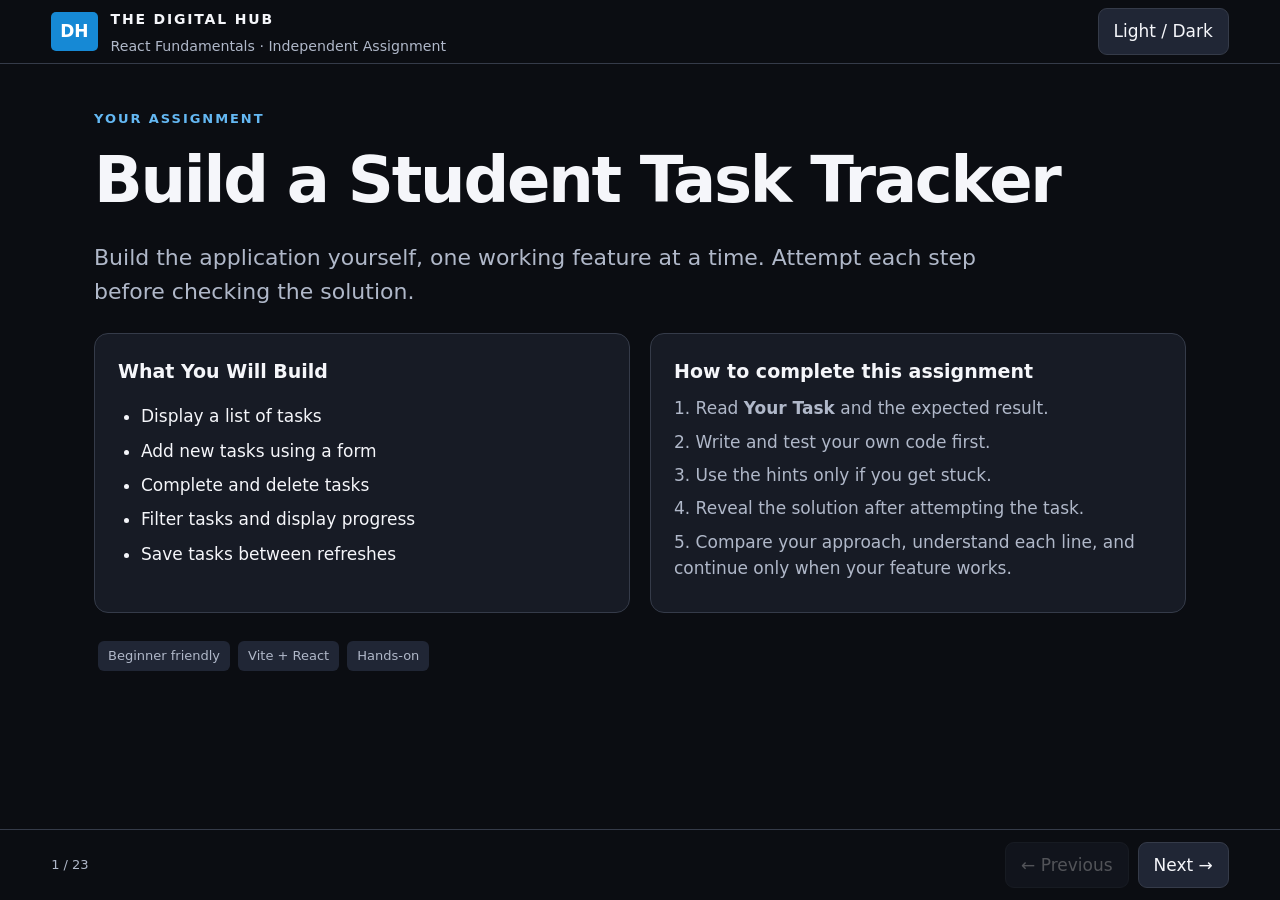
<file: week4/react_fundamentals_workshop.html>
<!doctype html>
<html lang="en">

<head>
  <meta charset="utf-8">
  <meta name="viewport" content="width=device-width,initial-scale=1">
  <title>React Fundamentals — Self-Guided Student Task Tracker Assignment</title>
  <style>
    :root {
      --bg: #0b0d12;
      --panel: #171b25;
      --panel2: #202635;
      --text: #f5f6fa;
      --muted: #b0b8c9;
      --accent: #1689d5;
      --line: #353b49;
      --green: #71d7ad
    }

    body.light {
      --bg: #f6f7fb;
      --panel: #fff;
      --panel2: #edf0f6;
      --text: #1a2030;
      --muted: #526073;
      --line: #d6dce6;
      --green: #187653
    }

    * {
      box-sizing: border-box
    }

    body {
      margin: 0;
      background: var(--bg);
      color: var(--text);
      font: 17px/1.55 system-ui, -apple-system, Segoe UI, sans-serif
    }

    header {
      height: 64px;
      border-bottom: 1px solid var(--line);
      display: flex;
      align-items: center;
      justify-content: space-between;
      padding: 0 4vw;
      gap: 14px
    }

    header strong {
      font-size: 14px;
      letter-spacing: .13em
    }

    header small {
      color: var(--muted)
    }

    .brand {
      display: flex;
      align-items: center;
      gap: 13px
    }

    .brandmark {
      background: var(--accent);
      color: white;
      font-weight: 900;
      padding: 6px 9px;
      border-radius: 5px
    }

    button {
      font: inherit;
      cursor: pointer
    }

    .iconbtn,
    .nav button,
    .reveal {
      background: var(--panel2);
      border: 1px solid var(--line);
      color: var(--text);
      padding: 9px 15px;
      border-radius: 9px
    }

    .nav button:disabled {
      opacity: .3;
      cursor: not-allowed
    }

    .reveal {
      background: var(--accent);
      border-color: var(--accent);
      color: white;
      font-weight: 700
    }

    .slide {
      max-width: 1220px;
      margin: auto;
      padding: 5vh 5vw 110px;
      min-height: calc(100vh - 130px)
    }

    .eyebrow {
      color: #64b8f3;
      font-size: 13px;
      font-weight: 800;
      letter-spacing: .15em;
      text-transform: uppercase
    }

    h1 {
      font-size: clamp(34px, 5vw, 65px);
      line-height: 1.12;
      margin: 16px 0 24px;
      letter-spacing: -.035em
    }

    h2 {
      font-size: clamp(26px, 3.4vw, 43px);
      line-height: 1.2;
      margin: 12px 0 20px
    }

    h3 {
      margin: 0 0 9px;
      font-size: 19px
    }

    p {
      color: var(--muted);
      max-width: 850px
    }

    li {
      margin: 8px 0
    }

    .lead {
      font-size: 22px;
      max-width: 900px
    }

    .columns {
      display: grid;
      grid-template-columns: 1fr 1fr;
      gap: 20px;
      margin: 24px 0
    }

    .panel {
      background: var(--panel);
      border: 1px solid var(--line);
      border-radius: 14px;
      padding: 23px;
      min-width: 0
    }

    .panel p {
      margin: 7px 0
    }

    .panel ul {
      padding-left: 23px
    }

    .label {
      font-size: 12px;
      text-transform: uppercase;
      letter-spacing: .13em;
      color: #64b8f3;
      font-weight: 800;
      margin-bottom: 12px
    }

    .solution {
      display: none;
      margin-top: 20px
    }

    .solution.visible {
      display: block
    }

    .solution .panel {
      border-color: #1689d5
    }

    .code {
      white-space: pre;
      overflow: auto;
      background: #0b101a;
      color: #e7edf7;
      border: 1px solid #303a4b;
      border-radius: 10px;
      padding: 19px;
      font: 14px/1.58 ui-monospace, SFMono-Regular, Consolas, monospace;
      tab-size: 2;
      max-height: 47vh
    }

    .tip {
      border-left: 4px solid var(--green);
      padding: 12px 18px;
      background: var(--panel);
      margin: 18px 0
    }

    .tip strong {
      color: var(--green)
    }

    .footer {
      position: fixed;
      bottom: 0;
      left: 0;
      right: 0;
      background: var(--bg);
      border-top: 1px solid var(--line);
      padding: 12px 4vw;
      display: flex;
      justify-content: space-between;
      align-items: center;
      gap: 12px
    }

    .nav {
      display: flex;
      align-items: center;
      gap: 9px
    }

    .counter {
      color: var(--muted);
      font-size: 13px
    }

    .progress {
      height: 3px;
      background: var(--panel2);
      position: fixed;
      bottom: 68px;
      left: 0;
      right: 0
    }

    .bar {
      height: 100%;
      background: var(--accent);
      transition: width .2s
    }

    .pill {
      display: inline-block;
      padding: 5px 10px;
      background: var(--panel2);
      border-radius: 6px;
      color: var(--muted);
      font-size: 13px;
      margin: 4px
    }

    .miniapp {
      background: #f7f8fc;
      color: #242b39;
      border-radius: 12px;
      padding: 24px;
      max-width: 560px
    }

    .miniapp .task {
      background: white;
      border: 1px solid #d9dfea;
      border-radius: 7px;
      padding: 10px;
      margin: 8px 0;
      display: flex;
      justify-content: space-between
    }

    .miniapp button {
      background: #1689d5;
      color: white;
      border: 0;
      border-radius: 6px;
      padding: 7px 11px
    }

    .miniapp input {
      padding: 9px;
      border: 1px solid #bbc3d2;
      border-radius: 6px;
      max-width: 65%
    }

    kbd {
      border: 1px solid var(--line);
      padding: 2px 6px;
      border-radius: 4px
    }

    body.light .code {
      color: #e7edf7
    }

    @media(max-width:750px) {
      .columns {
        grid-template-columns: 1fr
      }

      .slide {
        padding: 28px 20px 115px
      }

      header {
        padding: 0 15px
      }

      .code {
        font-size: 12px
      }

      header small {
        display: none
      }

      .footer {
        padding: 10px 15px
      }

      .nav button {
        padding: 8px 10px
      }
    }
  </style>
</head>

<body>
  <header>
    <div class="brand"><span class="brandmark">DH</span>
      <div><strong>THE DIGITAL HUB</strong><br><small>React Fundamentals · Independent Assignment</small></div>
    </div><button class="iconbtn" id="theme">Light / Dark</button>
  </header>
  <main class="slide" id="slide"></main>
  <div class="progress">
    <div class="bar" id="bar"></div>
  </div>
  <footer class="footer"><span class="counter" id="counter"></span>
    <div class="nav"><button id="prev">← Previous</button><button id="next">Next →</button></div>
  </footer>
  <script>
    const slides = [
      { tag: 'Your Assignment', title: 'Build a Student Task Tracker', lead: 'Build the application yourself, one working feature at a time. Attempt each step before checking the solution.', html: `<div class="columns"><div class="panel"><h3>What You Will Build</h3><ul><li>Display a list of tasks</li><li>Add new tasks using a form</li><li>Complete and delete tasks</li><li>Filter tasks and display progress</li><li>Save tasks between refreshes</li></ul></div><div class="panel"><h3>How to complete this assignment</h3><p>1. Read <b>Your Task</b> and the expected result.</p><p>2. Write and test your own code first.</p><p>3. Use the hints only if you get stuck.</p><p>4. Reveal the solution after attempting the task.</p><p>5. Compare your approach, understand each line, and continue only when your feature works.</p></div></div><p><span class="pill">Beginner friendly</span><span class="pill">Vite + React</span><span class="pill">Hands-on</span></p>` },
      { tag: 'Preview', title: 'The Application You Will Build', html: `<div class="miniapp"><h2 style="margin:0 0 8px">My Study Tasks</h2><p style="color:#59657a">2 of 3 tasks completed</p><input placeholder="Enter a new task"><button>Add task</button><div class="task">☑ Review JSX <span>Delete</span></div><div class="task">☑ Practice props <span>Delete</span></div><div class="task">☐ Learn useEffect <span>Delete</span></div><p style="color:#59657a">All · Active · Completed</p></div><div class="tip"><strong>Think:</strong> Which parts will change when the user interacts with the page? Those are candidates for React state.</div>` },
      {
        tag: 'Step 01 · Setup', title: 'Create and run the React project', challenge: 'Create a Vite React project, install dependencies, and start the development server.', think: ['Why do we need Node.js and npm?', 'What does Vite do?', 'Which file is the entry point?'], code: `npm create vite@latest student-task-tracker -- --template react
cd student-task-tracker
npm install
npm run dev`, explain: ['Node.js runs the development tools; npm installs packages.', 'Vite provides the development server and builds the app.', 'src/main.jsx mounts the React app into the root element.'], takeaway: 'React builds the interface; Vite is the tool that runs and bundles our project.'
      },
      {
        tag: 'Step 02 · JSX', title: 'Render your first React interface', challenge: 'Replace the starter App.jsx with a title, a short paragraph, and a task list using JSX.', think: ['Why do we return JSX from a component?', 'What is different between HTML and JSX?'], code: `// src/App.jsx
export default function App() {
  return (
    <main>
      <h1>My Study Tasks</h1>
      <p>Track your React learning.</p>
      <ul>
        <li>Review JSX</li>
        <li>Practice props</li>
      </ul>
    </main>
  );
}`, explain: ['A component is a JavaScript function that returns JSX.', 'JSX looks like HTML but is written inside JavaScript.', 'Return one parent element; use className instead of class.'], takeaway: 'React describes what the UI should look like; we do not manually create DOM elements.'
      },
      {
        tag: 'Step 03 · Components', title: 'Extract a reusable TaskItem component', challenge: 'Move the repeated task markup into a new TaskItem.jsx file, then render the component twice.', think: ['What is repeated?', 'How does React distinguish a component from an HTML tag?'], code: `// src/components/TaskItem.jsx
export default function TaskItem() {
  return <li>Study React</li>;
}

// src/App.jsx
import TaskItem from './components/TaskItem';

export default function App() {
  return (
    <main>
      <h1>My Study Tasks</h1>
      <ul>
        <TaskItem />
        <TaskItem />
      </ul>
    </main>
  );
}`, explain: ['Components let us reuse the same UI structure.', 'React uses capitalization in JSX: <TaskItem /> refers to your component, while <taskitem /> is treated as an HTML tag. That is why component names start with capital letters.', 'At this point both tasks show the same text — props will solve that.'], takeaway: 'Break the UI into small, reusable components instead of repeating markup.'
      },
      {
        tag: 'Step 04 · Props', title: 'Make each TaskItem display different data', challenge: 'Pass a title from App to TaskItem so that each component displays a different task.', think: ['Where should the task text live?', 'How does the child receive data?'], code: `// src/components/TaskItem.jsx
export default function TaskItem({ title }) {
  return <li>{title}</li>;
}

// Inside App return:
<ul>
  <TaskItem title="Review JSX" />
  <TaskItem title="Practice props" />
</ul>`, explain: ['Props are inputs passed from parent to child.', '{ title } destructures the props object.', 'Curly braces inside JSX evaluate JavaScript expressions.'], takeaway: 'Props customize a component. They are read-only inputs, not state.'
      },
      {
        tag: 'Step 05 · useState', title: 'Store tasks in React state', challenge: 'Replace the two hard-coded TaskItem components with an array stored in useState.', think: ['What should the shape of each task object be?', 'Why not use a regular variable for changing data?'], code: `// src/App.jsx
import { useState } from 'react';
import TaskItem from './components/TaskItem';

export default function App() {
  const [tasks, setTasks] = useState([
    { id: 1, title: 'Review JSX', completed: false },
    { id: 2, title: 'Practice props', completed: true }
  ]);

  return (
    <main>
      <h1>My Study Tasks</h1>
      <ul>
        {tasks.map(task => (
          <TaskItem key={task.id} title={task.title} />
        ))}
      </ul>
    </main>
  );
}`, explain: ['useState returns the current value and a setter.', 'Calling setTasks asks React to render with updated state.', 'map converts each task object into a component.'], takeaway: 'State is data that can change over time and affect the rendered interface.'
      },
      {
        tag: 'Step 06 · Rendering lists', title: 'Render tasks using map()', challenge: 'Render each task from the tasks array using map().', think: ['How can we avoid writing each TaskItem manually?'], code: `{tasks.map(task => (
  <TaskItem key={task.id} title={task.title} />
))}`, explain: ['map() transforms the task array into React elements.', 'React requires a stable unique key for each item; use the task ID.'], takeaway: 'Use map() to render repeated components from an array.'
      },
      {
        tag: 'Step 07 · Controlled input', title: 'Create the Add Task form', challenge: 'Add a text input and button. Keep the input value in React state.', think: ['What changes while you type?', 'What is the difference between value and onChange?'], code: `// Add another state inside App:
const [newTitle, setNewTitle] = useState('');

// Place this above the task list:
<form onSubmit={handleAddTask}>
  <input
    value={newTitle}
    onChange={event => setNewTitle(event.target.value)}
    placeholder="Enter a task"
  />
  <button type="submit">Add task</button>
</form>

// Next slide: implement handleAddTask.`, explain: ['The input value is controlled by React state.', 'onChange updates state on each edit.', 'handleAddTask is intentionally missing until the next step.'], takeaway: 'A controlled input uses React state as its source of truth.'
      },
      {
        tag: 'Step 08 · Events', title: 'Make the Add Task button work', challenge: 'Implement handleAddTask to prevent page refresh, reject empty titles, add a task, and clear the input.', think: ['Why preventDefault?', 'How do we keep the old tasks?', 'How do we give new tasks unique IDs?'], code: `// Inside App, before return:
function handleAddTask(event) {
  event.preventDefault();
  const title = newTitle.trim();
  if (!title) return;

  const task = {
    id: crypto.randomUUID(),
    title,
    completed: false
  };

  setTasks(previousTasks => [...previousTasks, task]);
  setNewTitle('');
}`, explain: ['preventDefault stops the form from reloading the page.', 'trim prevents whitespace-only tasks.', 'The updater function uses the latest previous state.', 'Spread creates a new array; do not mutate tasks with push.'], takeaway: 'React events call functions; state updates trigger a new render.'
      },
      {
        tag: 'Step 09 · Updating objects', title: 'Mark a task as completed', challenge: 'Add a checkbox to TaskItem and update only the clicked task in App.', think: ['Where does the tasks state live?', 'How can the child tell the parent which task changed?'], code: `// In App:
function toggleTask(id) {
  setTasks(previousTasks => previousTasks.map(task =>
    task.id === id
      ? { ...task, completed: !task.completed }
      : task
  ));
}

// App renders:
<TaskItem
  key={task.id}
  title={task.title}
  completed={task.completed}
  onToggle={() => toggleTask(task.id)}
/>

// TaskItem.jsx:
export default function TaskItem({ title, completed, onToggle }) {
  return (
    <li>
      <input type="checkbox" checked={completed} onChange={onToggle} />
      <span>{title}</span>
    </li>
  );
}`, explain: ['The parent owns the state and passes a callback to the child.', 'map returns a new array; spread copies the changed object.', 'checked makes the checkbox controlled by React.'], takeaway: 'Update state immutably and pass callbacks down when children need to trigger changes.'
      },
      {
        tag: 'Step 10 · Deleting', title: 'Delete a task without mutating state', challenge: 'Add a Delete button to TaskItem that removes only the clicked task.', think: ['Which array method returns items that match a condition?', 'What must the child receive?'], code: `// Inside App:
function deleteTask(id) {
  setTasks(previousTasks =>
    previousTasks.filter(task => task.id !== id)
  );
}

// Add this prop to TaskItem in App:
onDelete={() => deleteTask(task.id)}

// Add onDelete to TaskItem parameters, then inside <li>:
<button type="button" onClick={onDelete}>Delete</button>`, explain: ['filter returns a new array without the matching ID.', 'The child reports the click; the parent updates the tasks.', 'A state update causes the list to reflect the removal.'], takeaway: 'For deletions, create a new array using filter rather than changing the existing one.'
      },
      {
        tag: 'Step 11 · Conditional rendering', title: 'Display a helpful empty state', challenge: 'Show “No tasks yet” when the list is empty, and otherwise display the task list.', think: ['What expression tells us the array is empty?', 'When should we use a ternary?'], code: `{tasks.length === 0 ? (
  <p>No tasks yet. Add your first task!</p>
) : (
  <ul>
    {tasks.map(task => (
      <TaskItem
        key={task.id}
        title={task.title}
        completed={task.completed}
        onToggle={() => toggleTask(task.id)}
        onDelete={() => deleteTask(task.id)}
      />
    ))}
  </ul>
)}`, explain: ['A ternary chooses between two UI branches.', 'The UI responds automatically when tasks becomes empty.', 'No manual hide/show DOM manipulation is necessary.'], takeaway: 'Conditional rendering displays different JSX depending on current data.'
      },
      {
        tag: 'Step 12 · Derived values', title: 'Show the completion counter', challenge: 'Display how many tasks are completed, without adding unnecessary state.', think: ['Can the count be calculated from tasks?', 'Why avoid a second state variable for the count?'], code: `// Inside App, before return:
const completedCount = tasks.filter(task => task.completed).length;

// Inside JSX:
<p>{completedCount} of {tasks.length} tasks completed</p>`, explain: ['The count is calculated from existing state.', 'It recalculates when the component renders.', 'Keeping a duplicate count in state risks inconsistent values.'], takeaway: 'If a value can be calculated from existing state, usually derive it instead of storing it separately.'
      },
      {
        tag: 'Step 13 · Filters', title: 'Filter All, Active, and Completed tasks', challenge: 'Add filter buttons and show only tasks matching the selected filter.', think: ['What values should filter state hold?', 'Should filtering delete tasks from state?'], code: `const [filter, setFilter] = useState('all');

const visibleTasks = tasks.filter(task => {
  if (filter === 'active') return !task.completed;
  if (filter === 'completed') return task.completed;
  return true;
});

// Inside JSX, above the list:
<div>
  <button onClick={() => setFilter('all')}>All</button>
  <button onClick={() => setFilter('active')}>Active</button>
  <button onClick={() => setFilter('completed')}>Completed</button>
</div>

// Change tasks.map(...) to visibleTasks.map(...)
// Change empty-state check to visibleTasks.length === 0`, explain: ['filter state tracks the selected view.', 'visibleTasks is derived; the original tasks array stays unchanged.', 'React renders the correct items after a filter change.'], takeaway: 'Separate source data from the filtered view; filtering should not destroy tasks.'
      },
      {
        tag: 'Step 14 · useEffect', title: 'Save tasks to localStorage', challenge: 'Automatically save tasks whenever the task list changes.', think: ['Is saving data a rendering calculation or a side effect?', 'What should go in the dependency array?'], code: `import { useEffect, useState } from 'react';

// Inside App:
useEffect(() => {
  localStorage.setItem('study-tasks', JSON.stringify(tasks));
}, [tasks]);`, explain: ['useEffect runs after React commits a render.', 'The effect reruns when tasks changes.', 'localStorage stores strings, so we use JSON.stringify.', 'The effect should synchronize with something outside React.'], takeaway: 'Use effects to synchronize with external systems, not for ordinary calculations.'
      },
      {
        tag: 'Step 15 · Lazy initialization', title: 'Load saved tasks when the app starts', challenge: 'Restore saved tasks after a page refresh, without overwriting them with the initial examples.', think: ['When should localStorage be read?', 'What if no saved data exists?'], code: `// Replace the original tasks useState with:
const [tasks, setTasks] = useState(() => {
  try {
    const saved = localStorage.getItem('study-tasks');
    return saved ? JSON.parse(saved) : [
      { id: 'sample-1', title: 'Review JSX', completed: false },
      { id: 'sample-2', title: 'Practice props', completed: true }
    ];
  } catch {
    return [];
  }
});

// Keep the saving useEffect from Step 14.`, explain: ['The initializer function runs when state is first initialized.', 'JSON.parse turns stored text back into JavaScript data.', 'try/catch prevents invalid stored JSON from crashing initialization.', 'An empty saved array stays empty — we do not reinsert samples.'], takeaway: 'Initialize state from saved data, then synchronize later changes using useEffect.'
      },
      {
        tag: 'Step 16 · Composition', title: 'Organize the app into components', challenge: 'Extract TaskForm and TaskList without moving the shared tasks state out of App.', think: ['Which component owns tasks?', 'Which components only need props?'], code: `// Suggested structure:
src/
  main.jsx
  App.jsx                  // owns tasks, filter, handlers
  components/
    TaskForm.jsx           // controlled input + submit
    TaskList.jsx           // maps tasks into TaskItem
    TaskItem.jsx           // checkbox, title, delete

// Example composition inside App:
<TaskForm onAddTask={addTask} />
<TaskList
  tasks={visibleTasks}
  onToggle={toggleTask}
  onDelete={deleteTask}
/>

// TaskForm owns its own newTitle input state.
// App owns the shared tasks state.`, explain: ['Keep shared state in the nearest common parent.', 'Pass data and callbacks through props.', 'Small components are easier to understand, test, and reuse.', 'This is a refactoring step; preserve the behavior you already built.'], takeaway: 'Component composition organizes responsibilities without duplicating shared state.'
      },
      { tag: 'Step 18 · Testing', title: 'Verify every feature before finishing', html: `<div class="columns"><div class="panel"><h3>Your final checklist</h3><ul><li>App starts with no errors</li><li>Can add a non-empty task</li><li>Empty or whitespace task is rejected</li><li>Can complete and uncomplete a task</li><li>Can delete any task</li><li>Counter stays accurate</li><li>All / Active / Completed filters work</li><li>Empty state displays correctly</li><li>Refresh preserves tasks</li></ul></div><div class="panel"><h3>Explain before you submit</h3><ul><li>What makes a component reusable?</li><li>What is the difference between props and state?</li><li>Why use functional state updates?</li><li>How does map() render a list of components?</li><li>Why is completedCount not state?</li><li>Why do we use useEffect here?</li></ul></div></div><div class="tip"><strong>Completion rule:</strong> Demonstrate each feature and explain the React concept behind it before moving on.</div>` },
      {
        tag: 'Final · Complete reference', title: 'Full working App.jsx — Part 1', challenge: 'Use this reference only after finishing the challenges. Compare your state and event handlers.', code: `import { useEffect, useState } from 'react';
import TaskItem from './components/TaskItem';

export default function App() {
  const [tasks, setTasks] = useState(() => {
    try {
      const saved = localStorage.getItem('study-tasks');
      return saved ? JSON.parse(saved) : [
        { id: 'sample-1', title: 'Review JSX', completed: false },
        { id: 'sample-2', title: 'Practice props', completed: true }
      ];
    } catch { return []; }
  });
  const [newTitle, setNewTitle] = useState('');
  const [filter, setFilter] = useState('all');

  useEffect(() => {
    localStorage.setItem('study-tasks', JSON.stringify(tasks));
  }, [tasks]);

  function handleAddTask(event) {
    event.preventDefault();
    const title = newTitle.trim();
    if (!title) return;
    setTasks(previous => [...previous, {
      id: crypto.randomUUID(), title, completed: false
    }]);
    setNewTitle('');
  }

  function toggleTask(id) {
    setTasks(previous => previous.map(task =>
      task.id === id ? { ...task, completed: !task.completed } : task
    ));
  }
  function deleteTask(id) {
    setTasks(previous => previous.filter(task => task.id !== id));
  }`, explain: ['This is the final version of the state and event logic.', 'The next slide contains the remaining JSX.'], takeaway: 'Each feature adds one small piece to a consistent state model.'
      },
      {
        tag: 'Final · Complete reference', title: 'Full working App.jsx — Part 2', challenge: 'Continue the App function from Part 1 with these derived values and JSX.', code: `  const completedCount = tasks.filter(task => task.completed).length;
  const visibleTasks = tasks.filter(task => {
    if (filter === 'active') return !task.completed;
    if (filter === 'completed') return task.completed;
    return true;
  });

  return (
    <main>
      <h1>My Study Tasks</h1>
      <p>{completedCount} of {tasks.length} tasks completed</p>
      <form onSubmit={handleAddTask}>
        <input value={newTitle}
          onChange={event => setNewTitle(event.target.value)}
          placeholder="Enter a task" />
        <button type="submit">Add task</button>
      </form>
      <div>
        <button onClick={() => setFilter('all')}>All</button>
        <button onClick={() => setFilter('active')}>Active</button>
        <button onClick={() => setFilter('completed')}>Completed</button>
      </div>
      {visibleTasks.length === 0 ? (
        <p>No tasks to display.</p>
      ) : (
        <ul>{visibleTasks.map(task => (
          <TaskItem key={task.id}
            title={task.title}
            completed={task.completed}
            onToggle={() => toggleTask(task.id)}
            onDelete={() => deleteTask(task.id)} />
        ))}</ul>
      )}
    </main>
  );
}`, explain: ['This completes App.jsx from the previous slide.', 'TaskItem.jsx is provided on the next slide.'], takeaway: 'The UI is a function of current state and props.'
      },
      {
        tag: 'Final · Complete reference', title: 'Full working TaskItem.jsx', challenge: 'Complete the reference project and verify all features work.', code: `// src/components/TaskItem.jsx
export default function TaskItem({
  title,
  completed,
  onToggle,
  onDelete
}) {
  return (
    <li>
      <label>
        <input
          type="checkbox"
          checked={completed}
          onChange={onToggle}
        />
        <span style={{
          textDecoration: completed ? 'line-through' : 'none'
        }}>
          {title}
        </span>
      </label>
      <button type="button" onClick={onDelete}>
        Delete
      </button>
    </li>
  );
}`, explain: ['The completed task gets a line-through using conditional inline styling.', 'TaskItem is presentational: it receives data and callbacks through props.', 'The complete reference uses App and TaskItem; the optional component extraction is a separate refactor.'], takeaway: 'A working React project combines components, state, props, events, rendering, and effects.'
      },
      { tag: 'Wrap-up', title: 'What You Should Now Understand', html: `<div class="columns"><div class="panel"><h3>Your React Mental Model</h3><p><b>State changes → React renders components → React updates the DOM where needed.</b></p><p>You describe the desired interface instead of manually updating HTML elements.</p></div><div class="panel"><h3>Your Final Independent Challenges</h3><ul><li>Add an Edit Task feature</li><li>Show a progress bar</li><li>Add a Clear Completed button</li><li>Prevent duplicate task titles</li></ul></div></div><div class="tip"><strong>Check Your Understanding:</strong> Explain the complete flow when you click “Complete” — from event handler to state update to visible UI.</div>` }
    ];
    let index = 0; const revealed = new Set(); const el = document.getElementById('slide'); function esc(s) { return s.replaceAll('&', '&amp;').replaceAll('<', '&lt;').replaceAll('>', '&gt;') } function render() { const s = slides[index]; let html = `<div class="eyebrow">${s.tag}</div><h1>${s.title}</h1>`; if (s.lead) html += `<p class="lead">${s.lead}</p>`; if (s.html) html += s.html; if (s.challenge) { html += `<div class="panel"><div class="label">Your Task</div><h3>${s.challenge}</h3><div class="label" style="margin-top:16px">Expected Result</div><p>${s.expected || 'Complete this feature and verify that it works in your running React application before moving on.'}</p></div>`; if (s.think) html += `<div class="panel" style="margin-top:15px"><div class="label">Hints — Use Only If Needed</div><ul>${s.think.map(x => `<li>${x}</li>`).join('')}</ul></div>`; html += `<p style="margin-top:20px"><b>First:</b> Attempt the task yourself and test it in the browser. Reveal the answer only after trying.</p><div style="margin-top:12px"><button class="reveal" id="reveal">${revealed.has(index) ? 'Hide solution' : 'Reveal solution & explanation'}</button></div><div class="solution ${revealed.has(index) ? 'visible' : ''}" id="solution"><div class="panel"><div class="label">Reveal Solution · Compare With Your Code</div><pre class="code"><code>${esc(s.code)}</code></pre><div class="label" style="margin-top:20px">Why This Works</div><ul>${s.explain.map(x => `<li>${x}</li>`).join('')}</ul></div><div class="tip"><strong>What You Have Learned:</strong> ${s.takeaway}</div></div>` } el.innerHTML = html; document.getElementById('counter').textContent = `${index + 1} / ${slides.length}`; document.getElementById('bar').style.width = ((index + 1) / slides.length * 100) + '%'; document.getElementById('prev').disabled = index === 0; document.getElementById('next').disabled = index === slides.length - 1; const b = document.getElementById('reveal'); if (b) b.onclick = () => { revealed.has(index) ? revealed.delete(index) : revealed.add(index); render() }; window.scrollTo(0, 0) } function go(n) { if (n >= 0 && n < slides.length) { index = n; render() } } document.getElementById('prev').onclick = () => go(index - 1); document.getElementById('next').onclick = () => go(index + 1); document.getElementById('theme').onclick = () => document.body.classList.toggle('light'); document.addEventListener('keydown', e => { if (['INPUT', 'TEXTAREA'].includes(document.activeElement.tagName)) return; if (e.key === 'ArrowRight') go(index + 1); if (e.key === 'ArrowLeft') go(index - 1); if (e.key === ' ' && slides[index].challenge) { e.preventDefault(); revealed.has(index) ? revealed.delete(index) : revealed.add(index); render() } }); render();
  </script>
</body>

</html>
</file>
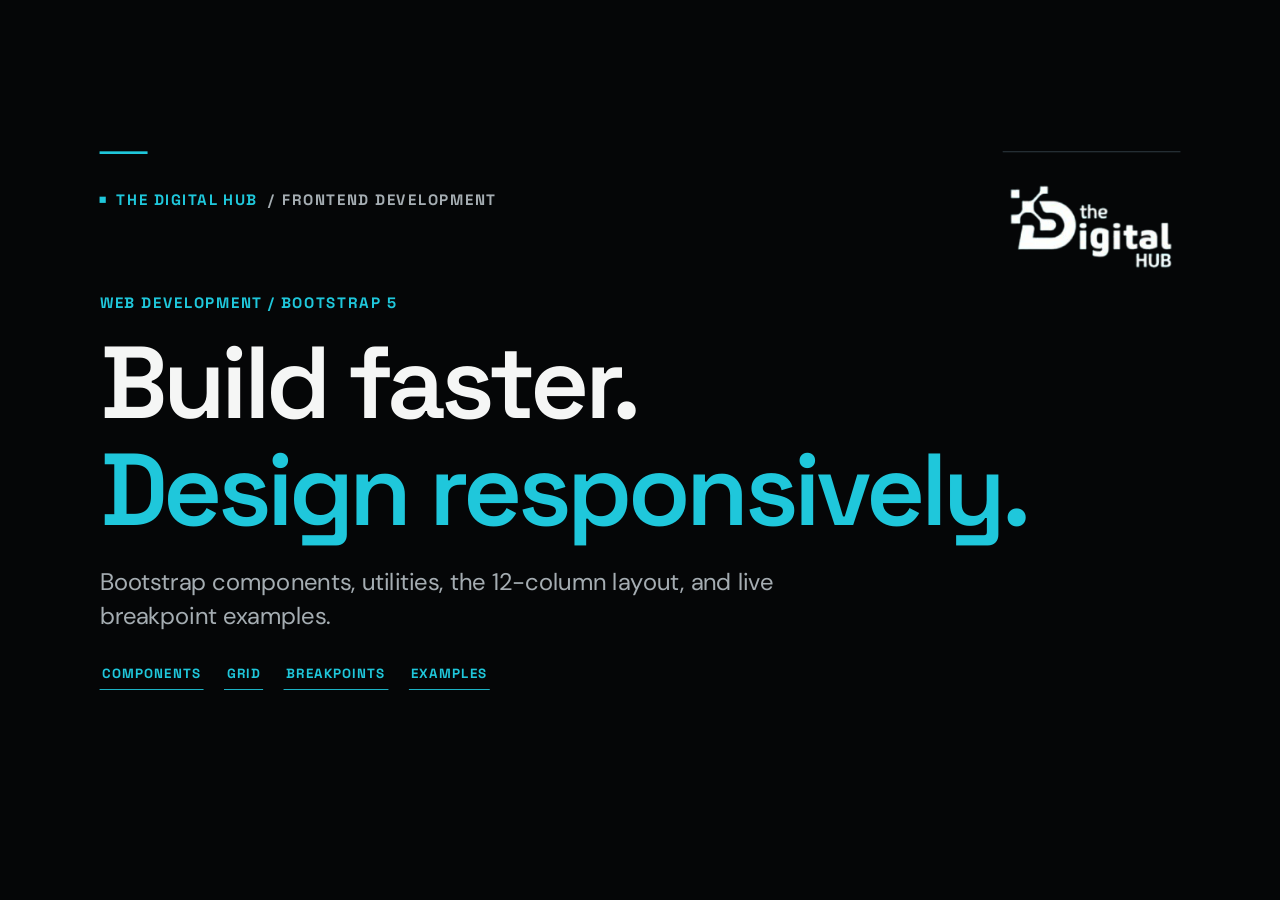
<file: week1/css/bootstrap.html>
<!DOCTYPE html>

<html lang="en">

<head>
  <meta charset="utf-8" />
  <meta content="width=device-width, initial-scale=1.0" name="viewport" />
  <link href="../../assets/images/the_digital_hub_unrwa_logo-removebg-preview.png" rel="icon" type="image/png" />
  <title>Bootstrap Fundamentals | The Digital Hub</title>
  <link href="../../assets/css/style.css" rel="stylesheet" />
  <style>
    /* Bootstrap teaching demos: isolated from presentation styles */
    .bs-demo {
      background: #f7f9fc;
      color: #172438;
      border: 1px solid #dce3ed;
      border-radius: 12px;
      padding: 16px;
      margin: 12px 0;
      font-size: 16px;
      line-height: 1.5
    }

    .bs-demo-row {
      display: flex;
      flex-wrap: wrap;
      gap: 10px
    }

    .bs-btn {
      display: inline-block;
      border: 1px solid transparent;
      border-radius: 6px;
      padding: 9px 15px;
      font-size: 15px;
      font-weight: 600;
      cursor: pointer;
      background: #e9ecef;
      color: #212529
    }

    .bs-btn.primary {
      background: #0d6efd;
      color: white
    }

    .bs-btn.success {
      background: #198754;
      color: white
    }

    .bs-btn.danger {
      background: #dc3545;
      color: white
    }

    .bs-btn.warning {
      background: #ffc107;
      color: #212529
    }

    .bs-btn.outline {
      background: transparent;
      border-color: #6c757d;
      color: #6c757d
    }

    .bs-pad {
      padding: 16px;
      background: #0d6efd;
      color: #fff;
      border-radius: 5px
    }

    .bs-margin {
      margin-top: 16px;
      padding: 10px;
      background: #dce6f6;
      border-radius: 5px
    }

    .bs-card {
      border: 1px solid #d6dce4;
      border-radius: 8px;
      padding: 14px;
      max-width: 270px;
      background: white
    }

    .bs-card-title {
      font-weight: 750;
      font-size: 19px
    }

    .bs-card p {
      margin: 6px 0 12px;
      color: #48566a
    }

    .bs-alert {
      margin-top: 12px;
      background: #d1e7dd;
      border: 1px solid #a3cfbb;
      border-radius: 6px;
      padding: 9px;
      color: #0a3622
    }

    .bs-label {
      display: block;
      font-weight: 600;
      margin: 9px 0 5px
    }

    .bs-input {
      display: block;
      width: 100%;
      max-width: 370px;
      box-sizing: border-box;
      border: 1px solid #adb5bd;
      border-radius: 6px;
      padding: 9px;
      background: white;
      color: #172438;
      font-size: 15px
    }

    .bs-fluid {
      background: #d8e8ff;
      padding: 12px;
      text-align: center;
      border-radius: 6px
    }

    .bs-container {
      background: #0d6efd;
      color: white;
      max-width: 65%;
      margin: 12px auto 0;
      padding: 12px;
      border-radius: 6px
    }

    .bs-grid {
      display: flex;
      flex-wrap: wrap;
      margin: 7px 0
    }

    .bs-col {
      box-sizing: border-box;
      border: 3px solid #f7f9fc;
      border-radius: 7px;
      background: #0d6efd;
      color: white;
      text-align: center;
      padding: 12px
    }

    .bp-table {
      display: grid;
      gap: 2px;
      font-size: clamp(14px, 1.5vw, 21px);
      margin-top: 12px
    }

    .bp-table>div {
      display: grid;
      grid-template-columns: 1fr 1.25fr 1.5fr;
      gap: 8px;
      padding: 7px 12px;
      border-radius: 5px;
      background: rgba(120, 160, 180, .10)
    }

    .bp-table>div:first-child {
      background: rgba(0, 195, 225, .16)
    }

    .bp-table b {
      color: #00c6d7
    }

    .bs-size-buttons {
      display: flex;
      flex-wrap: wrap;
      gap: 8px;
      margin: 10px 0
    }

    .bs-size-buttons button {
      padding: 8px 12px;
      border-radius: 6px;
      border: 1px solid #12bfd0;
      background: transparent;
      color: inherit;
      cursor: pointer;
      font-size: 14px
    }

    .bs-size-buttons button.selected {
      background: #0bbfd1;
      color: #041019
    }

    .bs-preview-wrap {
      width: 100%;
      height: 235px;
      overflow: hidden;
      border: 1px solid #53636a;
      border-radius: 10px;
      background: #151b22;
      position: relative
    }

    .bs-preview {
      box-sizing: border-box;
      background: #fff;
      color: #142033;
      position: absolute;
      top: 0;
      left: 50%;
      height: 100%;
      transform-origin: top center;
      transition: width .2s ease, transform .2s ease
    }

    .bs-preview-head {
      display: flex;
      justify-content: space-between;
      padding: 12px;
      background: #e9eef5;
      font-weight: 700;
      font-size: 17px
    }

    .bs-preview-grid {
      display: flex;
      flex-wrap: wrap;
      padding: 12px
    }

    .bs-preview-grid>div {
      box-sizing: border-box;
      background: #0d6efd;
      color: white;
      border: 4px solid white;
      border-radius: 9px;
      text-align: center;
      padding: 32px 8px;
      font-weight: 700;
      font-size: 18px
    }

    .bs-note {
      font-size: 14px;
      opacity: .8;
      margin-top: 8px
    }

    .bs-navbar {
      display: flex;
      align-items: center;
      gap: 16px;
      flex-wrap: wrap
    }

    .bs-navbar strong {
      margin-right: auto
    }

    .bs-navbar span {
      font-size: 15px
    }

    /* Readability in this presentation, without changing shared styles */
    .slide:not(.hero) p,
    .slide:not(.hero) li {
      font-size: clamp(17px, 1.6vw, 23px);
      line-height: 1.4
    }

    .slide:not(.hero) h3 {
      font-size: clamp(21px, 2vw, 28px)
    }

    .slide:not(.hero) pre {
      font-size: clamp(13px, 1.2vw, 18px);
      line-height: 1.35;
      white-space: pre-wrap;
      overflow-wrap: anywhere
    }

    .slide:not(.hero) .bs-demo p {
      font-size: 16px
    }

    .slide:not(.hero) .bs-note {
      font-size: 14px
    }

    .slide:not(.hero) .bp-table {
      font-size: clamp(14px, 1.5vw, 20px)
    }

    /* Presentation readability improvements: override template typography */
    .slide:not(.hero) .code-layout p,
    .slide:not(.hero) .code-layout li,
    .slide:not(.hero) p:not(.bs-note),
    .slide:not(.hero) li {
      font-size: clamp(22px, 1.9vw, 28px) !important;
      line-height: 1.48 !important;
    }

    .slide:not(.hero) h3 {
      font-size: clamp(27px, 2.35vw, 34px) !important;
      line-height: 1.22 !important;
    }

    .slide:not(.hero) pre,
    .slide:not(.hero) pre code {
      font-size: clamp(19px, 1.5vw, 23px) !important;
      line-height: 1.48 !important;
    }

    .slide:not(.hero) .sub {
      font-size: clamp(23px, 1.9vw, 28px) !important;
    }

    .slide:not(.hero) .code-layout {
      gap: 28px;
      align-items: start;
    }

    .slide:not(.hero) .bs-demo {
      font-size: 19px;
    }

    .slide:not(.hero) .bs-demo p {
      font-size: 19px !important;
    }

    .slide:not(.hero) .bs-note {
      font-size: 17px !important;
    }

    .slide:not(.hero) .bp-table {
      font-size: clamp(19px, 1.65vw, 24px) !important;
    }

    .slide:not(.hero) .bs-size-buttons button {
      font-size: 19px;
    }

    /* Denser slides can still fit within the fixed presentation viewport. */
    .slide[data-title="Bootstrap breakpoints"] .sub {
      font-size: 22px !important;
    }

    .slide[data-title="Bootstrap breakpoints"] .bp-table {
      font-size: 20px !important;
    }

    @media (max-width: 1000px) {

      .slide:not(.hero) .code-layout p,
      .slide:not(.hero) p:not(.bs-note),
      .slide:not(.hero) li {
        font-size: 21px !important;
      }

      .slide:not(.hero) pre,
      .slide:not(.hero) pre code {
        font-size: 18px !important;
      }
    }
  </style>
</head>

<body>
  <div class="deck" id="deck">
    <section class="slide active hero" data-title="Bootstrap Fundamentals">
      <div class="eyebrow"><span class="dot"></span> THE DIGITAL HUB <span class="muted">/ FRONTEND DEVELOPMENT</span>
      </div><img alt="The Digital Hub" class="hero-logo" src="../../assets/images/the-digital-hub-full-logo.png" />
      <div class="hero-content">
        <div class="kicker">WEB DEVELOPMENT / BOOTSTRAP 5</div>
        <h1>Build faster.<br /><em>Design responsively.</em></h1>
        <p class="lead">Bootstrap components, utilities, the 12-column layout, and live breakpoint examples.</p>
        <div class="chips"><span>COMPONENTS</span><span>GRID</span><span>BREAKPOINTS</span><span>EXAMPLES</span></div>
      </div>
    </section>
    <section class="slide" data-title="What is Bootstrap?">
      <div class="eyebrow">01 / BOOTSTRAP FUNDAMENTALS</div>
      <h2>What is <em>Bootstrap?</em></h2>
      <p class="sub">A CSS framework with ready-made classes for responsive layouts and common UI components.</p>
      <div class="cards">
        <article>
          <div class="card-icon">UI</div>
          <h3>Components</h3>
          <p>Buttons, cards, alerts, navbars and forms.</p>
        </article>
        <article>
          <div class="card-icon">12</div>
          <h3>Layout</h3>
          <p>A responsive, 12-column grid system.</p>
        </article>
        <article>
          <div class="card-icon">CSS</div>
          <h3>Utilities</h3>
          <p>Spacing, colors, display, flex and sizing.</p>
        </article>
      </div>
    </section>
    <section class="slide" data-title="Set up Bootstrap">
      <div class="eyebrow">02 / BOOTSTRAP FUNDAMENTALS</div>
      <h2>Start with a <em>CDN</em></h2>
      <div class="code-layout">
        <div>
          <h3>Add Bootstrap to HTML</h3>
          <p>Put the CSS link in <code>&lt;head&gt;</code>. The JS bundle is needed for interactive components like
            dropdowns and modals.</p>
          <p>Keep your own stylesheet <strong>after</strong> Bootstrap to customize it.</p>
        </div>
        <pre><code>&lt;!-- In &lt;head&gt; --&gt;
&lt;link href="https://cdn.jsdelivr.net/npm/bootstrap@5.3.3/dist/css/bootstrap.min.css" rel="stylesheet"&gt;

&lt;!-- Before &lt;/body&gt; --&gt;
&lt;script src="https://cdn.jsdelivr.net/npm/bootstrap@5.3.3/dist/js/bootstrap.bundle.min.js"&gt;&lt;/script&gt;</code></pre>
      </div>
    </section>
    <section class="slide" data-title="Bootstrap class names">
      <div class="eyebrow">03 / BOOTSTRAP FUNDAMENTALS</div>
      <h2>Style with <em>classes</em></h2>
      <div class="code-layout">
        <div>
          <h3>No custom CSS needed for the example</h3>
          <p><code>btn</code> gives the base button style; <code>btn-primary</code> chooses the appearance.</p>
          <div class="bs-demo"><button class="bs-btn primary">Save changes</button> <button
              class="bs-btn outline">Cancel</button></div>
        </div>
        <pre><code>&lt;button class="btn btn-primary"&gt;Save changes&lt;/button&gt;
&lt;button class="btn btn-outline-secondary"&gt;Cancel&lt;/button&gt;</code></pre>
      </div>
    </section>
    <section class="slide" data-title="Buttons &amp; colors">
      <div class="eyebrow">04 / BOOTSTRAP FUNDAMENTALS</div>
      <h2>Buttons: <em>live examples</em></h2>
      <p class="sub">Bootstrap provides semantic color variants and outline variants.</p>
      <div class="bs-demo">
        <div class="bs-demo-row"><button class="bs-btn primary">Primary</button><button
            class="bs-btn success">Success</button><button class="bs-btn danger">Danger</button><button
            class="bs-btn warning">Warning</button><button class="bs-btn outline">Outline</button></div>
      </div>
      <pre><code>&lt;button class="btn btn-primary"&gt;Primary&lt;/button&gt;
&lt;button class="btn btn-success"&gt;Success&lt;/button&gt;
&lt;button class="btn btn-danger"&gt;Danger&lt;/button&gt;
&lt;button class="btn btn-warning"&gt;Warning&lt;/button&gt;
&lt;button class="btn btn-outline-secondary"&gt;Outline&lt;/button&gt;</code></pre>
    </section>
    <section class="slide" data-title="Spacing utilities">
      <div class="eyebrow">05 / BOOTSTRAP FUNDAMENTALS</div>
      <h2>Spacing without writing CSS</h2>
      <div class="code-layout">
        <div>
          <h3>Read the utility name</h3>
          <p><strong>m</strong> = margin, <strong>p</strong> = padding; <strong>t</strong> = top, <strong>b</strong> =
            bottom, <strong>x</strong> = left/right, <strong>y</strong> = top/bottom.</p>
          <p>For example, <code>mt-3</code> means margin-top at spacing step 3.</p>
          <div class="bs-demo">
            <div class="bs-pad">p-3 (padding)</div>
            <div class="bs-margin">mt-3 (margin-top)</div>
          </div>
        </div>
        <pre><code>&lt;div class="p-3 bg-primary text-white"&gt;Box&lt;/div&gt;
&lt;div class="mt-3 px-4 py-2 bg-light"&gt;Another box&lt;/div&gt;</code></pre>
      </div>
    </section>
    <section class="slide" data-title="Cards &amp; alerts">
      <div class="eyebrow">06 / BOOTSTRAP FUNDAMENTALS</div>
      <h2>Ready-made <em>components</em></h2>
      <div class="code-layout">
        <div>
          <h3>Cards</h3>
          <div class="bs-demo">
            <div class="bs-card">
              <div class="bs-card-title">Course card</div>
              <p>Introduction to Bootstrap</p><button class="bs-btn primary">View course</button>
            </div>
            <div class="bs-alert">✓ Your changes were saved.</div>
          </div>
        </div>
        <pre><code>&lt;div class="card"&gt;
  &lt;div class="card-body"&gt;
    &lt;h5 class="card-title"&gt;Course card&lt;/h5&gt;
    &lt;p class="card-text"&gt;Introduction to Bootstrap&lt;/p&gt;
    &lt;a class="btn btn-primary"&gt;View course&lt;/a&gt;
  &lt;/div&gt;
&lt;/div&gt;
&lt;div class="alert alert-success"&gt;Saved!&lt;/div&gt;</code></pre>
      </div>
    </section>
    <section class="slide" data-title="Forms">
      <div class="eyebrow">07 / BOOTSTRAP FUNDAMENTALS</div>
      <h2>Bootstrap <em>forms</em></h2>
      <div class="code-layout">
        <div>
          <h3>Inputs, labels and spacing</h3>
          <div class="bs-demo"><label class="bs-label">Email address</label><input class="bs-input"
              placeholder="student@example.com" type="email" /><label class="bs-label">Course</label><select
              class="bs-input">
              <option>Full-Stack Development</option>
              <option>Frontend Development</option>
            </select><button class="bs-btn primary" style="margin-top:12px">Register</button></div>
        </div>
        <pre><code>&lt;form&gt;
  &lt;label for="email" class="form-label"&gt;Email&lt;/label&gt;
  &lt;input id="email" type="email" class="form-control"&gt;
  &lt;button class="btn btn-primary mt-3"&gt;Register&lt;/button&gt;
&lt;/form&gt;</code></pre>
      </div>
    </section>
    <section class="slide" data-title="Containers">
      <div class="eyebrow">08 / BOOTSTRAP FUNDAMENTALS</div>
      <h2>Containers control <em>width</em></h2>
      <p class="sub"><code>.container</code> has responsive maximum widths. <code>.container-fluid</code> stays
        full-width.</p>
      <div class="bs-demo">
        <div class="bs-fluid">.container-fluid — full width<div class="bs-container">.container — centered, limited
            width</div>
        </div>
      </div>
      <pre><code>&lt;div class="container"&gt;Centered page content&lt;/div&gt;
&lt;div class="container-fluid"&gt;Full-width content&lt;/div&gt;</code></pre>
    </section>
    <section class="slide" data-title="The 12-column system">
      <div class="eyebrow">09 / BOOTSTRAP FUNDAMENTALS</div>
      <h2>Bootstrap uses <em>12 columns</em></h2>
      <p class="sub">A <code>.row</code> contains <code>.col-*</code> elements. Column sizes in each row typically add
        up to 12.</p>
      <div class="bs-demo">
        <div class="bs-grid">
          <div class="bs-col" style="flex:0 0 50%">6 / 12</div>
          <div class="bs-col" style="flex:0 0 50%">6 / 12</div>
        </div>
        <div class="bs-grid">
          <div class="bs-col" style="flex:0 0 33.333%">4 / 12</div>
          <div class="bs-col" style="flex:0 0 33.333%">4 / 12</div>
          <div class="bs-col" style="flex:0 0 33.333%">4 / 12</div>
        </div>
      </div>
      <pre><code>&lt;div class="container"&gt;
  &lt;div class="row"&gt;
    &lt;div class="col-6"&gt;Half&lt;/div&gt;&lt;div class="col-6"&gt;Half&lt;/div&gt;
  &lt;/div&gt;
&lt;/div&gt;</code></pre>
    </section>
    <section class="slide" data-title="Bootstrap breakpoints">
      <div class="eyebrow">10 / BOOTSTRAP FUNDAMENTALS</div>
      <h2>Know the <em>breakpoints</em></h2>
      <p class="sub">Bootstrap 5 uses <strong>min-width</strong> breakpoints. A class remains active at that width and
        above until another rule overrides it.</p>
      <div class="bp-table">
        <div><strong>Prefix</strong><strong>Viewport width</strong><strong>Typical reference</strong></div>
        <div><b>None (xs)</b><span>Below 576px</span><span>Small phones</span></div>
        <div><b>sm</b><span>≥ 576px</span><span>Large phones</span></div>
        <div><b>md</b><span>≥ 768px</span><span>Tablets</span></div>
        <div><b>lg</b><span>≥ 992px</span><span>Laptops</span></div>
        <div><b>xl</b><span>≥ 1200px</span><span>Desktops</span></div>
        <div><b>xxl</b><span>≥ 1400px</span><span>Large screens</span></div>
      </div>
    </section>
    <section class="slide" data-title="Responsive grid explained">
      <div class="eyebrow">11 / BOOTSTRAP FUNDAMENTALS</div>
      <h2>One class per <em>breakpoint</em></h2>
      <div class="code-layout">
        <div>
          <h3>Read this combination</h3>
          <p><code>col-12</code>: full width by default.</p>
          <p><code>col-md-6</code>: half width from 768px.</p>
          <p><code>col-lg-4</code>: one-third width from 992px.</p>
          <p>With three cards: <strong>1 → 2 → 3 columns</strong>.</p>
        </div>
        <pre><code>&lt;div class="row g-3"&gt;
  &lt;div class="col-12 col-md-6 col-lg-4"&gt;Card 1&lt;/div&gt;
  &lt;div class="col-12 col-md-6 col-lg-4"&gt;Card 2&lt;/div&gt;
  &lt;div class="col-12 col-md-6 col-lg-4"&gt;Card 3&lt;/div&gt;
&lt;/div&gt;</code></pre>
      </div>
    </section>
    <section class="slide" data-title="Live breakpoint demonstration">
      <div class="eyebrow">12 / BOOTSTRAP FUNDAMENTALS</div>
      <h2>See breakpoints <em>change the layout</em></h2>
      <p class="sub">Select a viewport width. The cards use the same rules as <code>col-12 col-md-6 col-lg-4</code>.</p>
      <div class="bs-size-buttons"><button data-width="375" type="button">375px · Phone</button><button data-width="768"
          type="button">768px · Tablet</button><button data-width="1024" type="button">1024px · Laptop</button><button
          data-width="1440" type="button">1440px · Desktop</button></div>
      <div class="bs-preview-wrap">
        <div class="bs-preview" id="bsPreview">
          <div class="bs-preview-head"><span id="bsWidthLabel">375px</span><span id="bsColumnsLabel">1 column</span>
          </div>
          <div class="bs-preview-grid">
            <div>Card 1</div>
            <div>Card 2</div>
            <div>Card 3</div>
          </div>
        </div>
      </div>
      <p class="bs-note">Preview scales to fit the slide; breakpoint logic uses the selected simulated width.</p>
    </section>
    <section class="slide" data-title="Responsive utilities">
      <div class="eyebrow">13 / BOOTSTRAP FUNDAMENTALS</div>
      <h2>Display utilities <em>change by width</em></h2>
      <div class="code-layout">
        <div>
          <h3>Show or hide elements</h3>
          <p><code>d-none</code> hides by default.</p>
          <p><code>d-md-block</code> displays from 768px and up.</p>
          <p><code>d-flex flex-column flex-md-row</code> stacks items on mobile and places them in a row on tablets and
            wider.</p>
        </div>
        <pre><code>&lt;div class="d-none d-md-block"&gt;
  Visible on md and larger
&lt;/div&gt;

&lt;div class="d-flex flex-column flex-md-row gap-3"&gt;
  &lt;div&gt;First&lt;/div&gt;
  &lt;div&gt;Second&lt;/div&gt;
&lt;/div&gt;</code></pre>
      </div>
    </section>
    <section class="slide" data-title="Navbar example">
      <div class="eyebrow">14 / BOOTSTRAP FUNDAMENTALS</div>
      <h2>Build a simple <em>navbar</em></h2>
      <div class="code-layout">
        <div>
          <h3>Brand, links and actions</h3>
          <div class="bs-demo">
            <div class="bs-navbar"><strong>Digital Hub</strong><span>Home</span><span>Courses</span><button
                class="bs-btn primary">Join</button></div>
          </div>
        </div>
        <pre><code>&lt;nav class="navbar navbar-expand-lg bg-body-tertiary"&gt;
  &lt;div class="container"&gt;
    &lt;a class="navbar-brand" href="#"&gt;Digital Hub&lt;/a&gt;
    &lt;button class="navbar-toggler" type="button"
      data-bs-toggle="collapse" data-bs-target="#menu"&gt;Menu&lt;/button&gt;
    &lt;div class="collapse navbar-collapse" id="menu"&gt;
      &lt;div class="navbar-nav"&gt;
        &lt;a class="nav-link" href="#"&gt;Home&lt;/a&gt;
        &lt;a class="nav-link" href="#"&gt;Courses&lt;/a&gt;
      &lt;/div&gt;
    &lt;/div&gt;
  &lt;/div&gt;
&lt;/nav&gt;</code></pre>
      </div>
    </section> 

    <section class="slide" data-title="Quick reference">
      <div class="eyebrow">15 / BOOTSTRAP FUNDAMENTALS</div>
      <h2>Your <em>Bootstrap cheat sheet</em></h2>
      <div class="cards">
        <article>
          <div class="card-icon">01</div>
          <h3>Layout</h3>
          <p><code>container</code>, <code>row</code>, <code>col-12</code>, <code>col-md-6</code>, <code>g-3</code></p>
        </article>
        <article>
          <div class="card-icon">02</div>
          <h3>Utilities</h3>
          <p><code>p-3</code>, <code>mt-4</code>, <code>d-flex</code>, <code>gap-2</code>, <code>text-center</code></p>
        </article>
        <article>
          <div class="card-icon">03</div>
          <h3>Components</h3>
          <p><code>btn</code>, <code>card</code>, <code>alert</code>, <code>form-control</code>, <code>navbar</code></p>
        </article>
      </div>
      <p class="sub">Documentation: <a href="https://getbootstrap.com/docs/5.3/getting-started/introduction/"
          rel="noopener" target="_blank">getbootstrap.com/docs/5.3</a></p>
    </section>
  </div>
  <div class="bottom-ui">
    <div class="controls"><button aria-label="Switch to light mode" id="themeToggle"
        title="Switch theme">☼</button><button aria-label="Previous slide" id="prev">←</button><span id="counter">01 /
        17</span><button aria-label="Next slide" id="next">→</button><button aria-label="Fullscreen"
        id="full">⛶</button></div>
    <div class="signature"><span class="signature-number" id="pageNumber">01</span><span class="logo-lockup"><img
          alt="The Digital Hub logo" src="../../assets/images/logo-transparent.png" /><span class="logo-wordmark">THE
          DIGITAL<br />HUB</span></span></div>
  </div>
  <div class="progress" id="progress"></div>
  <script src="../../assets/js/script.js"></script>
  <script>
    (function () {
      const preview = document.getElementById('bsPreview');
      const buttons = [...document.querySelectorAll('[data-width]')];
      function update(w) {
        const wrap = preview.parentElement;
        const scale = Math.min(1, (wrap.clientWidth - 8) / w);
        preview.style.width = w + 'px';
        preview.style.transform = 'translateX(-50%) scale(' + scale + ')';
        const count = w >= 992 ? 3 : w >= 768 ? 2 : 1;
        preview.querySelectorAll('.bs-preview-grid>div').forEach(el => el.style.width = (100 / count) + '%');
        document.getElementById('bsWidthLabel').textContent = w + 'px';
        document.getElementById('bsColumnsLabel').textContent = count + ' column' + (count > 1 ? 's' : '');
        buttons.forEach(b => b.classList.toggle('selected', Number(b.dataset.width) === w));
      }
      buttons.forEach(b => b.addEventListener('click', () => update(Number(b.dataset.width))));
      update(375);
      window.addEventListener('resize', () => update(Number(document.querySelector('[data-width].selected')?.dataset.width || 375)));
    })();
  </script>
</body>

</html>
</file>
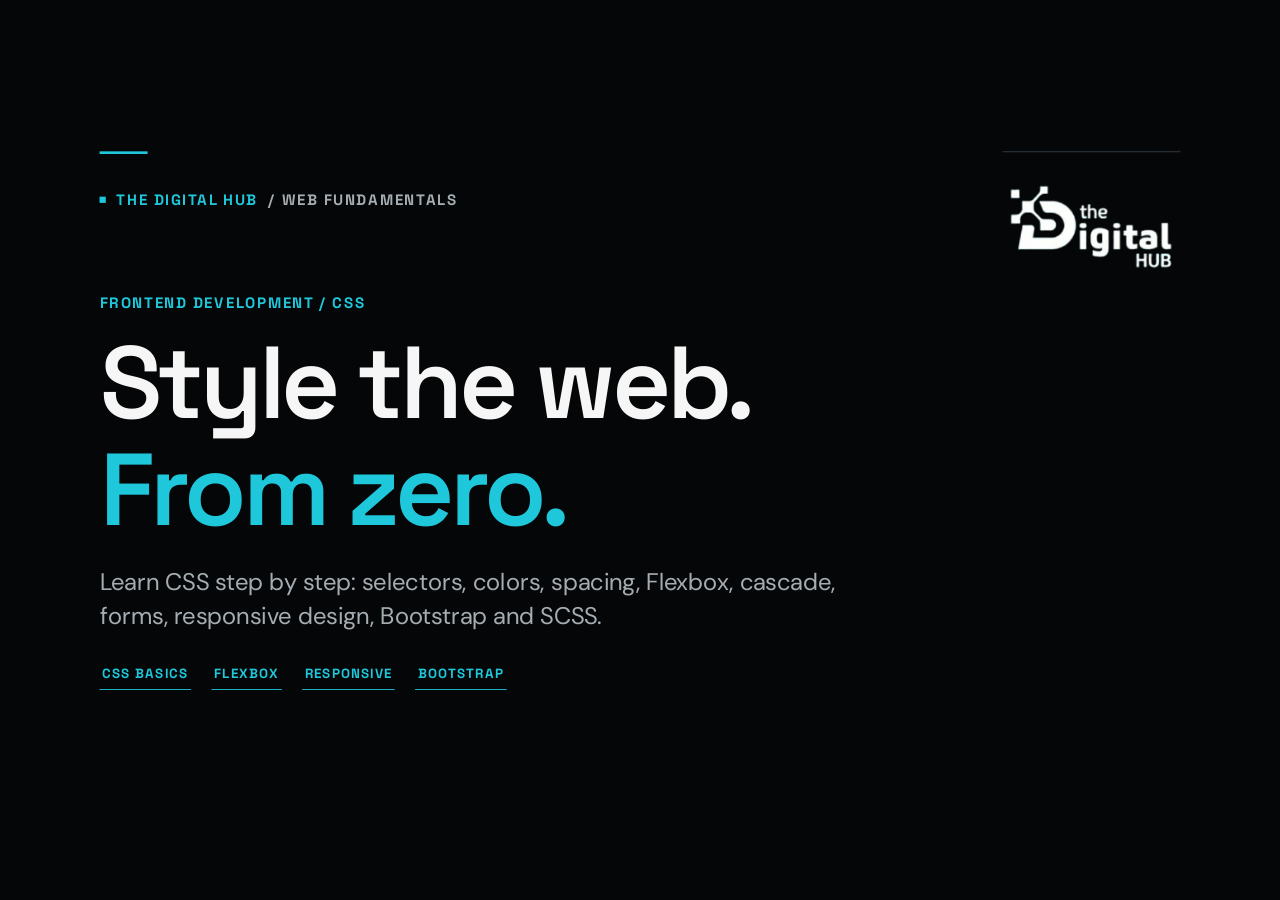
<file: week1/css/css.html>
<!DOCTYPE html>
<html lang="en">

<head>
  <meta charset="UTF-8">
  <meta name="viewport" content="width=device-width, initial-scale=1.0">
  <link rel="icon" type="image/png" href="../../assets/images/the_digital_hub_unrwa_logo-removebg-preview.png">
  <title>CSS From Zero | The Digital Hub</title>
  <link rel="stylesheet" href="../../assets/css/style.css">
</head>

<body>
  <div class="deck" id="deck">
    <section class="slide active hero" data-title="CSS From Zero">
      <div class="eyebrow"><span class="dot"></span> THE DIGITAL HUB <span class="muted">/ WEB FUNDAMENTALS</span></div>
      <img class="hero-logo" src="../../assets/images/the-digital-hub-full-logo.png" alt="The Digital Hub">
      <div class="hero-content">
        <div class="kicker">FRONTEND DEVELOPMENT / CSS</div>
        <h1>Style the web.<br><em>From zero.</em></h1>
        <p class="lead">Learn CSS step by step: selectors, colors, spacing, Flexbox, cascade, forms, responsive design,
          Bootstrap and SCSS.</p>
        <div class="chips"><span>CSS BASICS</span><span>FLEXBOX</span><span>RESPONSIVE</span><span>BOOTSTRAP</span>
        </div>
      </div>
    </section>
    <section class="slide" data-title="What is CSS?">
      <div class="eyebrow">01 / CSS LEARNING PATH</div>
      <h2>What is CSS?</h2>
      <p class="sub">CSS stands for Cascading Style Sheets. It controls how HTML content looks.</p>
      <div class="cards">
        <article>
          <div class="card-icon">HTML</div>
          <h3>Structure</h3>
          <p>Headings, text, images and links.</p>
        </article>
        <article>
          <div class="card-icon">CSS</div>
          <h3>Appearance</h3>
          <p>Colors, fonts, spacing and layout.</p>
        </article>
        <article>
          <div class="card-icon">JS</div>
          <h3>Behavior</h3>
          <p>Interactions and dynamic changes.</p>
        </article>
      </div>
    </section>
    <section class="slide" data-title="Your first CSS rule">
      <div class="eyebrow">02 / CSS LEARNING PATH</div>
      <h2>Your first CSS rule</h2>
      <div class="code-layout">
        <div>
          <h3>Selector → property → value</h3>
          <p>A rule selects HTML elements and declares how to style them.</p>
          <ul>
            <li>h1 selects all first-level headings</li>
            <li>color is the property</li>
            <li>blue is the value</li>
          </ul>
        </div>
        <pre><code>h1 {
  color: blue;
  font-size: 32px;
}

/* CSS comments look like this */</code></pre>
      </div>
    </section>
    <section class="slide" data-title="Three ways to add CSS">
      <div class="eyebrow">03 / CSS LEARNING PATH</div>
      <h2>Three ways to add CSS</h2>
      <div class="compare">
        <div>
          <div class="compare-label">INLINE</div>
          <pre><code>&lt;h1 style=&quot;color: blue;&quot;&gt;Hello&lt;/h1&gt;</code></pre>
        </div>
        <div>
          <div class="compare-label">INTERNAL</div>
          <pre><code>&lt;style&gt;
  h1 { color: blue; }
&lt;/style&gt;</code></pre>
        </div>
      </div>
    </section>
    <section class="slide" data-title="External CSS">
      <div class="eyebrow">04 / CSS LEARNING PATH</div>
      <h2>External CSS</h2>
      <div class="code-layout">
        <div>
          <h3>Separate content from styling</h3>
          <p>Use an external stylesheet for real projects.</p>
          <ul>
            <li>One CSS file can style many pages</li>
            <li>Changes are easier to maintain</li>
            <li>Link the stylesheet in &lt;head&gt;</li>
          </ul>
        </div>
        <pre><code>&lt;!-- index.html --&gt;
&lt;link rel=&quot;stylesheet&quot; href=&quot;style.css&quot;&gt;
&lt;h1&gt;Welcome&lt;/h1&gt;

/* style.css */
h1 { color: #1677c8; }</code></pre>
      </div>
    </section>
    <section class="slide" data-title="CSS selectors">
      <div class="eyebrow">05 / CSS LEARNING PATH</div>
      <h2>CSS selectors</h2>
      <div class="code-layout">
        <div>
          <h3>Choose what to style</h3>
          <p>Selectors identify which elements receive declarations.</p>
          <ul>
            <li>Element: p</li>
            <li>Class: .card</li>
            <li>ID: #hero (unique in the document)</li>
          </ul>
        </div>
        <pre><code>p { color: #444; }
.card { padding: 20px; }
#hero { background: #eef8ff; }

&lt;p class=&quot;card&quot; id=&quot;hero&quot;&gt;Hi!&lt;/p&gt;</code></pre>
      </div>
    </section>
    <section class="slide" data-title="Reusable classes">
      <div class="eyebrow">06 / CSS LEARNING PATH</div>
      <h2>Reusable classes</h2>
      <div class="code-layout">
        <div>
          <h3>Write once, reuse everywhere</h3>
          <p>Classes prevent repeating the same inline styles.</p>
          <ul>
            <li>Use descriptive class names</li>
            <li>One element can have multiple classes</li>
            <li>Prefer classes for routine styling</li>
          </ul>
        </div>
        <pre><code>&lt;button class=&quot;btn primary&quot;&gt;Save&lt;/button&gt;
&lt;button class=&quot;btn&quot;&gt;Cancel&lt;/button&gt;

.btn { padding: 12px 20px; }
.primary { background: #1677c8; color: white; }</code></pre>
      </div>
    </section>
    <section class="slide" data-title="Combining selectors">
      <div class="eyebrow">07 / CSS LEARNING PATH</div>
      <h2>Combining selectors</h2>
      <div class="code-layout">
        <div>
          <h3>Target elements precisely</h3>
          <p>Use descendants, groups and pseudo-classes.</p>
          <ul>
            <li>.card p targets paragraphs inside cards</li>
            <li>h1, h2 groups selectors</li>
            <li>:hover matches pointer hover</li>
          </ul>
        </div>
        <pre><code>h1, h2 { font-family: Arial; }
.card p { color: #555; }
.btn:hover { opacity: 0.85; }</code></pre>
      </div>
    </section>
    <section class="slide" data-title="Colors and backgrounds">
      <div class="eyebrow">08 / CSS LEARNING PATH</div>
      <h2>Colors and backgrounds</h2>
      <p class="sub">Start with a small, consistent color palette.</p>
      <div class="cards">
        <article>
          <div class="card-icon">color</div>
          <h3>Text color</h3>
          <p>Sets the foreground color of text.</p>
        </article>
        <article>
          <div class="card-icon">background</div>
          <h3>Background</h3>
          <p>Sets a background color or image.</p>
        </article>

      </div>
    </section>
    <section class="slide" data-title="Fonts and text">
      <div class="eyebrow">09 / CSS LEARNING PATH</div>
      <h2>Fonts and text</h2>
      <div class="code-layout">
        <div>
          <h3>Make content readable</h3>
          <p>Typography creates hierarchy and improves reading.</p>
          <ul>
            <li>font-family selects the typeface</li>
            <li>font-size controls size</li>
            <li>line-height improves paragraph readability</li>
          </ul>
        </div>
        <pre><code>body {
  font-family: Arial, sans-serif;
  color: #25313b;
}
h1 { font-size: 36px; }
p { font-size: 16px; line-height: 1.6; }</code></pre>
      </div>
    </section>
    <section class="slide" data-title="Margin vs padding">
      <div class="eyebrow">10 / CSS LEARNING PATH</div>
      <h2>Margin vs padding</h2>
      <div class="code-layout">
        <div>
          <h3>Outside vs inside</h3>
          <p>Both create space, but in different places.</p>
          <ul>
            <li>Padding is inside the border</li>
            <li>Margin is outside the border</li>
            <li>Use spacing consistently</li>
          </ul>
        </div>
        <pre><code> .card {
  padding: 20px;
  margin: 16px;
  border: 1px solid #ddd;
}</code></pre>
      </div>
    </section>
    <section class="slide" data-title="The box model">
      <div class="eyebrow">11 / CSS LEARNING PATH</div>
      <h2>The box model</h2>
      <div class="code-layout">
        <div>
          <h3>Every element occupies a box</h3>
          <p>Element dimensions include content, padding and borders.</p>
          <ul>
            <li>content → padding → border → margin</li>
            <li>box-sizing: border-box simplifies sizing</li>
            <li>Avoid fixed heights for text-heavy content</li>
          </ul>
        </div>
        <pre><code>* { box-sizing: border-box; }
.card {
  width: 300px;
  padding: 20px;
  border: 2px solid #ccc;
}</code></pre>
      </div>
    </section>
    <section class="slide" data-title="Sizing and units">
      <div class="eyebrow">12 / CSS LEARNING PATH</div>
      <h2>Sizing and units</h2>
      <div class="code-layout">
        <div>
          <h3>Choose flexible measurements</h3>
          <p>Relative sizes help designs adapt.</p>
          <ul>
            <li>px for precise borders or details</li>
            <li>rem (Root EM) & em for scalable text and spacing </li>
            <li>% for flexible containers</li>
          </ul>
        </div>
        <pre><code>.container {
  width: 90%;
  max-width: 1000px;
   
}
p { font-size: 1rem; }</code></pre>
      </div>
    </section>
    <section class="slide" data-title="Practice 01 · Profile page">
      <div class="eyebrow">13 / CSS LEARNING PATH</div>
      <h2>Practice 01 · Profile page</h2>
      <div class="activity">
        <div class="activity-icon">&lt;/&gt;</div>
        <div>
          <h3>Practice 01 · Profile page</h3>
          <p>

            <strong>Bonus:</strong> Make the page responsive for mobile screens.
          </p>
        </div>
      </div>
    </section>
    <section class="slide" data-title="Display basics">
      <div class="eyebrow">14 / CSS LEARNING PATH</div>
      <h2>Display basics</h2>
      <div class="code-layout">
        <div>
          <h3>How elements participate in layout</h3>
          <p>Block and inline elements behave differently by default.</p>
          <ul>
            <li>block starts on a new line</li>
            <li>inline flows with text</li>
            <li>inline-block accepts dimensions while remaining inline</li>
          </ul>
        </div>
        <pre><code>div { display: block; }
span { display: inline; }
.badge { display: inline-block; padding: 6px; }</code></pre>
      </div>
    </section>
    <section class="slide" data-title="Introducing Flexbox">
      <div class="eyebrow">15 / CSS LEARNING PATH</div>
      <h2>Introducing Flexbox</h2>
      <div class="code-layout">
        <div>
          <h3>Layout along one axis</h3>
          <p>Flexbox arranges children in a row or column.</p>
          <ul>
            <li>Set display: flex on the parent</li>
            <li>Children become flex items</li>
            <li>The main axis depends on flex-direction</li>
          </ul>
        </div>
        <pre><code>.row {
  display: flex;
  gap: 16px;
}
&lt;div class=&quot;row&quot;&gt;
  &lt;div&gt;One&lt;/div&gt;&lt;div&gt;Two&lt;/div&gt;
&lt;/div&gt;</code></pre>
      </div>
    </section>
    <section class="slide" data-title="Flex direction">
      <div class="eyebrow">16 / CSS LEARNING PATH</div>
      <h2>Flex direction</h2>
      <div class="code-layout">
        <div>
          <h3>Row or column?</h3>
          <p>Choose the direction that matches the content.</p>
          <ul>
            <li>row places items horizontally</li>
            <li>column stacks items vertically</li>
            <li>gap creates space between flex items</li>
          </ul>
        </div>
        <pre><code>.navigation {
  display: flex;
  flex-direction: row;
  gap: 20px;
}
.mobile-list { flex-direction: column; }</code></pre>
      </div>
    </section>
    <section class="slide" data-title="Flex alignment">
      <div class="eyebrow">17 / CSS LEARNING PATH</div>
      <h2>Flex alignment</h2>
      <div class="code-layout">
        <div>
          <h3>Control available space</h3>
          <p>Understand main-axis and cross-axis alignment.</p>
          <ul>
            <li>justify-content controls the main axis</li>
            <li>align-items controls the cross axis</li>
            <li>center is not always the best choice</li>
          </ul>
        </div>
        <pre><code>.toolbar {
  display: flex;
  justify-content: space-between;
  align-items: center;
  gap: 12px;
}</code></pre>
      </div>
    </section>
    <section class="slide" data-title="Flex wrapping">
      <div class="eyebrow">18 / CSS LEARNING PATH</div>
      <h2>Flex wrapping</h2>
      <div class="code-layout">
        <div>
          <h3>Allow items to move to new lines</h3>
          <p>Avoid horizontal overflow when items do not fit.</p>
          <ul>
            <li>flex-wrap: wrap permits multiple lines</li>
            <li>flex: 1 1 220px allows flexible cards</li>
            <li>Avoid forcing fixed widths on small screens</li>
          </ul>
        </div>
        <pre><code>.cards {
  display: flex;
  flex-wrap: wrap;
  gap: 16px;
}
.card { flex: 1 1 220px; }</code></pre>
      </div>
    </section>

    <section class="slide" data-title="What is the cascade?">
      <div class="eyebrow">19 / CSS LEARNING PATH</div>
      <h2>What is the cascade?</h2>
      <p class="sub">When multiple declarations affect the same property, CSS decides which one applies.</p>
      <div class="cards">
        <article>
          <div class="card-icon">01</div>
          <h3>Importance &amp; origin</h3>
          <p>Normal and important declarations follow cascade priority.</p>
        </article>
        <article>
          <div class="card-icon">02</div>
          <h3>Specificity</h3>
          <p>Selectors differ in how specifically they target an element.</p>
        </article>
        <article>
          <div class="card-icon">03</div>
          <h3>Source order</h3>
          <p>If competing declarations tie, the later one wins.</p>
        </article>
      </div>
    </section>
    <section class="slide" data-title="Cascade in action">
      <div class="eyebrow">20 / CSS LEARNING PATH</div>
      <h2>Cascade in action</h2>
      <div class="compare">
        <div>
          <div class="compare-label">HTML</div>
          <pre><code>&lt;p class=&quot;notice&quot;&gt;Hello!&lt;/p&gt;</code></pre>
        </div>
        <div>
          <div class="compare-label">CSS</div>
          <pre><code>p { color: blue; }
.notice { color: red; }

/* Text is red: class is more specific. */</code></pre>
        </div>
      </div>
    </section>
    <section class="slide" data-title="Specificity">
      <div class="eyebrow">21 / CSS LEARNING PATH</div>
      <h2>Specificity</h2>
      <div class="code-layout">
        <div>
          <h3>Which selector wins?</h3>
          <p>Compare selector specificity within the same cascade priority.</p>
          <ul>
            <li>ID selectors outrank classes</li>
            <li>Classes outrank type selectors</li>
            <li>Avoid unnecessary !important</li>
          </ul>
        </div>
        <pre><code>p { color: blue; }
.note { color: green; }
#warning { color: red; }

&lt;p id=&quot;warning&quot; class=&quot;note&quot;&gt;Alert&lt;/p&gt;
/* Result: red */</code></pre>
      </div>
    </section>



    <section class="slide" data-title="Responsive design">
      <div class="eyebrow">22 / CSS LEARNING PATH</div>
      <h2>Responsive design</h2>
      <p class="sub">A responsive page adapts to the available screen width.</p>
      <div class="cards">
        <article>
          <div class="card-icon">PHONE</div>
          <h3>Small screens</h3>
          <p>Readable text, stacked content and comfortable tap targets.</p>
        </article>
        <article>
          <div class="card-icon">TABLET</div>
          <h3>Medium screens</h3>
          <p>More room for cards and navigation.</p>
        </article>
        <article>
          <div class="card-icon">DESKTOP</div>
          <h3>Large screens</h3>
          <p>Wider layouts without excessively long text lines.</p>
        </article>
      </div>
    </section>
    <section class="slide" data-title="Mobile-first CSS">
      <div class="eyebrow">23 / CSS LEARNING PATH</div>
      <h2>Mobile-first CSS</h2>
      <div class="code-layout">
        <div>
          <h3>Start with the smallest layout</h3>
          <p>Write base styles for phones, then enhance for larger screens.</p>
          <ul>
            <li>Use flexible widths</li>
            <li>Keep content readable without zooming</li>
            <li>Add min-width media queries as needed</li>
          </ul>
        </div>
        <pre><code>.cards {
  display: flex;
  flex-direction: column;
  gap: 16px;
}
@media (min-width: 768px) {
  .cards { flex-direction: row; }
}</code></pre>
      </div>
    </section>
    <section class="slide" data-title="Media queries">
      <div class="eyebrow">24 / CSS LEARNING PATH</div>
      <h2>Media queries</h2>
      <div class="code-layout">
        <div>
          <h3>Apply styles conditionally</h3>
          <p>Media queries respond to viewport conditions.</p>
          <ul>
            <li>Choose breakpoints based on content</li>
            <li>Test widths between common devices</li>
            <li>Do not depend on device model names</li>
          </ul>
        </div>
        <pre><code>h1 { font-size: 2rem; }

@media (min-width: 768px) {
  h1 { font-size: 3.5rem; }
}</code></pre>
      </div>
    </section>
    <section class="slide" data-title="Responsive Flexbox">
      <div class="eyebrow">25 / CSS LEARNING PATH</div>
      <h2>Responsive Flexbox</h2>
      <div class="code-layout">
        <div>
          <h3>Stack on phones, align on desktops</h3>
          <p>Flex direction can change at a breakpoint.</p>
          <ul>
            <li>Start with flex-direction: column</li>
            <li>Switch to row when space allows</li>
            <li>Allow wrapping when needed</li>
          </ul>
        </div>
        <pre><code>.hero {
  display: flex;
  flex-direction: column;
  gap: 24px;
}
@media (min-width: 800px) {
  .hero { flex-direction: row; }
}</code></pre>
      </div>
    </section>


    <section class="slide" data-title="What is Bootstrap?">
      <div class="eyebrow">26 / CSS LEARNING PATH</div>
      <h2>What is Bootstrap?</h2>
      <p class="sub">Bootstrap provides ready-made styles and components. Learn plain CSS first.</p>
      <div class="cards">
        <article>
          <div class="card-icon">01</div>
          <h3>Components</h3>
          <p>Buttons, cards, alerts and form controls.</p>
        </article>
        <article>
          <div class="card-icon">02</div>
          <h3>Utilities</h3>
          <p>Classes for spacing, colors and Flexbox.</p>
        </article>
        <article>
          <div class="card-icon">03</div>
          <h3>Speed</h3>
          <p>Prototype a consistent interface more quickly.</p>
        </article>
      </div>
    </section>
    <section class="slide" data-title="Bootstrap setup">
      <div class="eyebrow">27 / CSS LEARNING PATH</div>
      <h2>Bootstrap setup</h2>
      <div class="code-layout">
        <div>
          <h3>Include Bootstrap CSS</h3>
          <p>Use a versioned official Bootstrap CDN link in your HTML.</p>
          <ul>
            <li>The browser loads prebuilt component styles</li>
            <li>Your custom stylesheet can come afterward</li>
            <li>Interactive Bootstrap components need its JS bundle</li>
          </ul>
        </div>
        <pre><code>&lt;!-- Example: link to Bootstrap 5 CSS --&gt;
&lt;link rel=&quot;stylesheet&quot;
 href=&quot;https://cdn.jsdelivr.net/npm/bootstrap@5.3.3/dist/css/bootstrap.min.css&quot;&gt;

&lt;link rel=&quot;stylesheet&quot; href=&quot;style.css&quot;&gt;</code></pre>
      </div>
    </section>
    <section class="slide" data-title="Bootstrap utilities">
      <div class="eyebrow">28 / CSS LEARNING PATH</div>
      <h2>Bootstrap utilities</h2>
      <div class="code-layout">
        <div>
          <h3>Reuse ready-made classes</h3>
          <p>Bootstrap offers spacing and Flexbox utilities without writing every declaration.</p>

        </div>
        <pre><code>&lt;div class=&quot;d-flex flex-wrap gap-3&quot;&gt;
  &lt;button class=&quot;btn btn-primary&quot;&gt;Save&lt;/button&gt;
  &lt;button class=&quot;btn btn-outline-secondary&quot;&gt;Cancel&lt;/button&gt;
&lt;/div&gt;</code></pre>
      </div>
    </section>
    <section class="slide" data-title="Bootstrap forms">
      <div class="eyebrow">29 / CSS LEARNING PATH</div>
      <h2>Bootstrap forms</h2>
      <div class="code-layout">
        <div>
          <h3>Use consistent form controls</h3>
          <p>Semantic HTML still matters when using Bootstrap.</p>
          <ul>
            <li>form-label styles labels</li>
            <li>form-control styles inputs</li>
            <li>btn styles buttons</li>
          </ul>
        </div>
        <pre><code>&lt;label for=&quot;name&quot; class=&quot;form-label&quot;&gt;Name&lt;/label&gt;
&lt;input id=&quot;name&quot; class=&quot;form-control&quot;
       type=&quot;text&quot; required&gt;
&lt;button class=&quot;btn btn-primary mt-3&quot;&gt;
  Register
&lt;/button&gt;</code></pre>
      </div>
    </section>

    <section class="slide" data-title="What is SCSS?">
      <div class="eyebrow">30 / CSS LEARNING PATH</div>
      <h2>What is SCSS?</h2>
      <p class="sub">SCSS is a Sass syntax that compiles into standard CSS.</p>
      <div class="cards">
        <article>
          <div class="card-icon">$</div>
          <h3>Variables</h3>
          <p>Reuse design values like colors.</p>
        </article>
        <article>
          <div class="card-icon">&amp;</div>
          <h3>Nesting</h3>
          <p>Keep related selectors together.</p>
        </article>
        <article>
          <div class="card-icon">@</div>
          <h3>Mixins</h3>
          <p>Reuse groups of CSS declarations.</p>
        </article>
      </div>
    </section>

    <section class="slide" data-title="SCSS variables">
      <div class="eyebrow">31 / CSS LEARNING PATH</div>
      <h2>SCSS variables</h2>
      <div class="compare">
        <div>
          <div class="compare-label">SCSS</div>
          <pre><code>$brand: #1677c8;
.button {
  background: $brand;
  color: white;
}</code></pre>
        </div>
        <div>
          <div class="compare-label">COMPILED CSS</div>
          <pre><code>.button {
  background: #1677c8;
  color: white;
}</code></pre>
        </div>
      </div>
    </section>
    <section class="slide" data-title="SCSS nesting and mixins">
      <div class="eyebrow">32 / CSS LEARNING PATH</div>
      <h2>SCSS nesting and mixins</h2>
      <div class="code-layout">
        <div>
          <h3>Organize reusable patterns</h3>
          <p>Keep nesting shallow to avoid overly complex selectors.</p>
          <ul>
            <li>&amp; refers to the parent selector</li>
            <li>@mixin defines reusable declarations</li>
            <li>@include inserts them</li>
          </ul>
        </div>
        <pre><code>@mixin pill($bg) {
  background: $bg;
  border-radius: 999px;
}
.btn {
  @include pill(#1677c8);
  &amp;:hover { opacity: .9; }
}</code></pre>
      </div>
    </section>



  </div>
  <div class="bottom-ui">
    <div class="controls"><button id="themeToggle" aria-label="Switch to light mode"
        title="Switch theme">&#9788;</button><button id="prev" aria-label="Previous slide">&larr;</button><span
        id="counter">01 / 46</span><button id="next" aria-label="Next slide">&rarr;</button><button id="full"
        aria-label="Fullscreen">&#x26F6;</button></div>
    <div class="signature"><span class="signature-number" id="pageNumber">01</span><span class="logo-lockup"><img
          src="../../assets/images/logo-transparent.png" alt="The Digital Hub logo"><span class="logo-wordmark">THE
          DIGITAL<br>HUB</span></span></div>
  </div>
  <div class="progress" id="progress"></div>
  <script src="../../assets/js/script.js"></script>
</body>

</html>
</file>
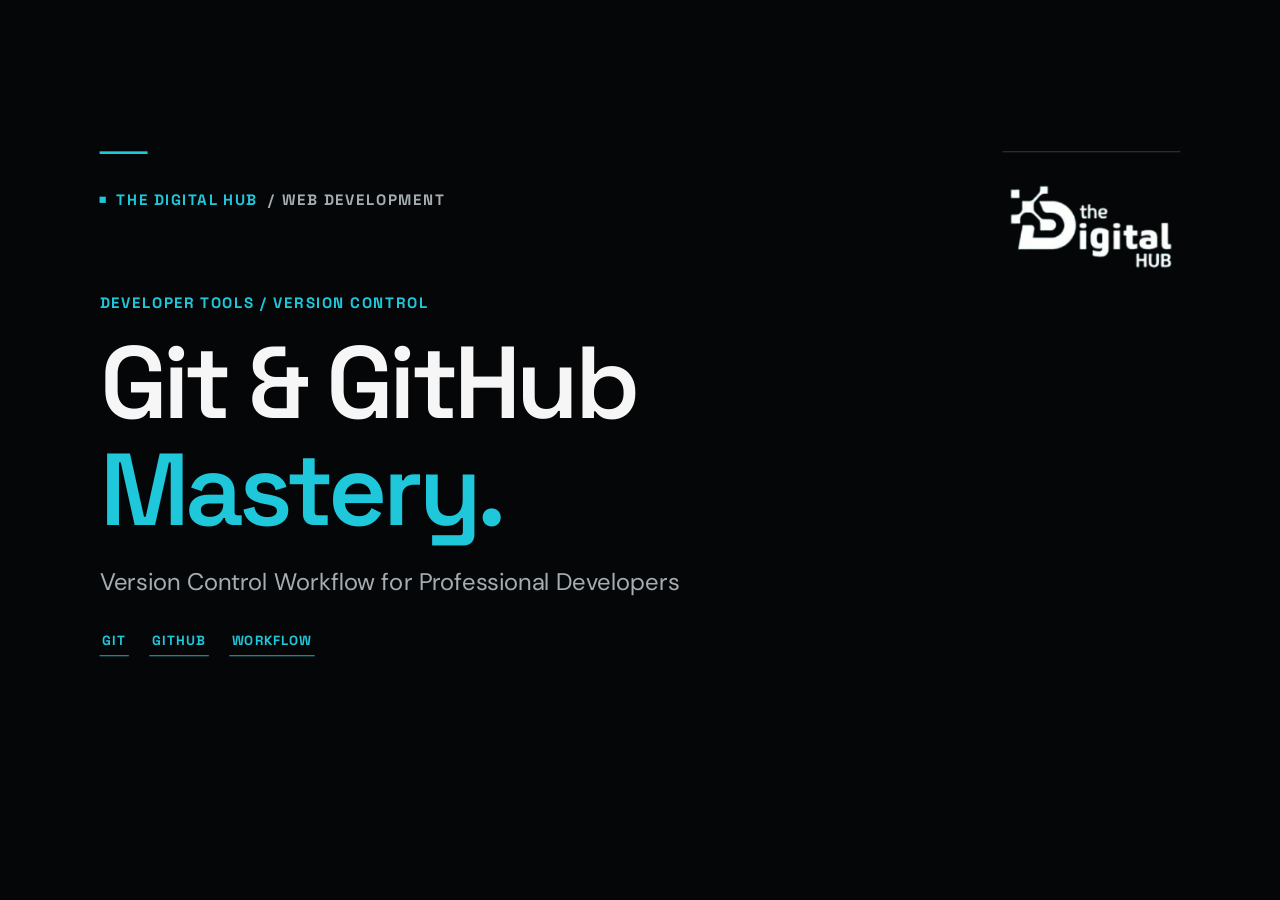
<file: week1/git-github/git-github.html>
<!DOCTYPE html>
<html lang="en">

<head>
    <meta charset="UTF-8">
    <meta name="viewport" content="width=device-width, initial-scale=1.0">
    <link rel="icon" type="image/png" href="../../assets/images/the_digital_hub_unrwa_logo-removebg-preview.png">
    <title>Git &amp; GitHub Mastery | The Digital Hub</title>
    <link rel="stylesheet" href="../../assets/css/style.css">
    <style>
        /* Readability overrides for Git & GitHub teaching slides. */
        .slide:not(.hero) h2 {
            font-size: clamp(46px, 4.5vw, 62px);
            line-height: 1.12;
            margin-bottom: 24px;
        }

        .slide .lesson-content {
            font-size: 27px;
            line-height: 1.48;
            max-width: 1190px;
        }

        .slide .lesson-content p,
        .slide .lesson-content li {
            font-size: 27px;
            line-height: 1.48;
        }

        .slide .lesson-content ol,
        .slide .lesson-content ul {
            padding-left: 36px;
            margin: 16px 0;
        }

        .slide .lesson-content h3 {
            font-size: 34px;
            margin: 18px 0 12px;
        }

        .slide .lesson-content pre {
            font-size: 24px;
            line-height: 1.45;
            padding: 22px 26px;
            margin: 16px 0;
            white-space: pre-wrap;
            overflow-wrap: anywhere;
        }

        .slide .lesson-content a {
            color: var(--cyan);
            text-decoration: underline;
            text-underline-offset: 4px;
        }

        .slide .lesson-content .feature-tag {
            display: inline-block;
            font-size: 21px;
            border: 1px solid var(--cyan);
            border-radius: 5px;
            padding: 9px 15px;
            margin: 12px 10px 0 0;
            color: var(--cyan);
        }

        .slide .lesson-content .compare p {
            font-size: 24px;
        }

        .slide .lesson-content .compare {
            margin-top: 20px;
        }

        .slide .lesson-content .compare>div {
            min-height: 0;
        }
    </style>
</head>

<body>
    <div class="deck" id="deck">
        <section class="slide active hero" data-title="Git &amp; GitHub Mastery">
            <div class="eyebrow"><span class="dot"></span> THE DIGITAL HUB <span class="muted">/ WEB DEVELOPMENT</span>
            </div><img class="hero-logo" src="../../assets/images/the-digital-hub-full-logo.png" alt="The Digital Hub">
            <div class="hero-content">
                <div class="kicker">DEVELOPER TOOLS / VERSION CONTROL</div>
                <h1>Git &amp; GitHub<br><em>Mastery.</em></h1>
                <p class="lead">Version Control Workflow for Professional Developers</p>
                <div class="chips"><span>GIT</span><span>GITHUB</span><span>WORKFLOW</span></div>
            </div>
        </section>
        <section class="slide" data-title="What is Git vs. GitHub?">
            <div class="eyebrow">01 / GIT &amp; GITHUB</div>
            <h2>What is Git vs. GitHub?</h2>
            <div class="lesson-content">
                <div class="compare">
                    <div>
                        <h3>◆ Git (The Engine)</h3>
                        <p>A <strong>Distributed Version Control System</strong> that tracks changes in your local
                            files. It
                            works offline.</p>
                        <div class="feature-tag">Snapshots</div>
                        <div class="feature-tag">Local</div>
                    </div>
                    <div>
                        <h3>◆ GitHub (The Cloud)</h3>
                        <p>A cloud platform to host Git repositories. It enables <strong>collaboration</strong>, Code
                            Review.</p>
                        <div class="feature-tag">Remote</div>

                    </div>
                </div>
                <h3>Key Terms</h3>
                <p><strong>Repository:</strong> Your project folder. <strong>Commit:</strong> A saved snapshot.
                    <strong>Branch:</strong> A parallel version of code.
                </p>
            </div>
        </section>
        <section class="slide" data-title="01. Installation &amp; Verification">
            <div class="eyebrow">02 / GIT &amp; GITHUB</div>
            <h2>01. Installation &amp; Verification</h2>
            <div class="lesson-content">
                <p>Before coding, ensure Git is installed on your machine.</p>
                <ol>
                    <li><strong>Create Account:</strong> Sign up at <a href="https://github.com">github.com</a></li>
                    <li><strong>Download Git:</strong> Visit <a href="https://git-scm.com/downloads">git-scm.com</a>
                    </li>
                </ol>
                <h3>Verify Installation</h3>
                <pre>git --version</pre>
                <p>If you see a version number (e.g., 2.x.x), you are ready to go.</p>
            </div>
        </section>
        <section class="slide" data-title="02. Global Git Configuration">
            <div class="eyebrow">03 / GIT &amp; GITHUB</div>
            <h2>02. Global Git Configuration</h2>
            <div class="lesson-content">
                <p>Set your identity so your commits are attributed to you.</p>
                <pre>
git config --global user.name "Your Full Name"
git config --global user.email "YourEmail@test.com"
git config --global init.defaultBranch main
git config --global core.editor "code --wait"</pre>
                <p><em>The last command ensures VS Code is your default editor for commit messages.</em></p>
            </div>
        </section>
        <section class="slide" data-title="03. SSH + Secure Connection">
            <div class="eyebrow">04 / GIT &amp; GITHUB</div>
            <h2>03. SSH + Secure Connection</h2>
            <div class="lesson-content">
                <p>Instead of typing your password every time, use <strong>SSH Keys</strong> for secure, automated
                    authentication.</p>
                <ol>
                    <li>Open Git Bash and generate key:
                        <pre>ssh-keygen -t ed25519 -C "Youremail@test.com"</pre>
                    </li>
                    <li>Start the agent and copy the key:
                        <pre>eval "$(ssh-agent -s)"
cat ~/.ssh/id_ed25519.pub</pre>
                    </li>
                </ol>
            </div>
        </section>
        <section class="slide" data-title="Connecting to GitHub">
            <div class="eyebrow">05 / GIT &amp; GITHUB</div>
            <h2>Connecting to GitHub</h2>
            <div class="lesson-content">
                <p>1. Copy the output from the previous slide starting with <code>ssh-ed25519...</code></p>
                <p>2. Go to GitHub: <strong>Settings -&gt; SSH and GPG keys -&gt; New SSH key</strong>.</p>
                <h3>Test Connection</h3>
                <pre>ssh -T git@github.com</pre>
                <p>If successful, you'll see: <em>"Hi [User]! You've successfully authenticated..."</em></p>
            </div>
        </section>
        <section class="slide" data-title="04. Cloning &amp; Initializing">
            <div class="eyebrow">06 / GIT &amp; GITHUB</div>
            <h2>04. Cloning &amp; Initializing</h2>
            <div class="lesson-content">
                <h3>Option A: Clone an existing repo</h3>
                <pre>git clone git@github.com:USERNAME/proj_name.git</pre>
                <h3>Option B: Initialize in an existing local folder</h3>
                <pre>
git init
git add .
git commit -m "Initial commit"
git remote add origin SSH_LINK_OF_YOUR_REPO
git push origin main</pre>
            </div>
        </section>
        <section class="slide" data-title="05. The &quot;Big Three&quot; Workflow">
            <div class="eyebrow">07 / GIT &amp; GITHUB</div>
            <h2>05. The &quot;Big Three&quot; Workflow</h2>
            <div class="lesson-content">
                <p>The daily cycle of a developer:</p>
                <pre>
git add .               # Stage all changes
git commit -m "Comment" # Save snapshot locally
git push origin main    # Upload to the cloud</pre>
                <div class="feature-tag">Staging Area</div>
                <div class="feature-tag">Local Repo</div>
                <div class="feature-tag">Remote Repo</div>
            </div>
        </section>
        <section class="slide" data-title="06. Feature Branching">
            <div class="eyebrow">08 / GIT &amp; GITHUB</div>
            <h2>06. Feature Branching</h2>
            <div class="lesson-content">
                <p>Never work directly on <code>main</code>. Create a branch for new features.</p>
                <pre>
git branch my-new-branch      # Create
git checkout my-new-branch    # Switch to it
# ... make changes ...
git push -u origin my-new-branch</pre>
                <p><strong>Note:</strong> <code>-u</code> sets the "upstream" so you can just type <code>git push</code>
                    next time.</p>
            </div>
        </section>
        <section class="slide" data-title="07. Merging Local Updates">
            <div class="eyebrow">09 / GIT &amp; GITHUB</div>
            <h2>07. Merging Local Updates</h2>
            <div class="lesson-content">
                <p>After your feature is done, bring those changes into <code>main</code>.</p>
                <pre>
git checkout main         # Go to main
git pull origin main      # Get latest updates from others
git merge origin/my-new-branch
git push origin main</pre>
                <p>Repeat this for every branch to keep the project synchronized.</p>
            </div>
        </section>
        <section class="slide" data-title="Syncing the Team">
            <div class="eyebrow">10 / GIT &amp; GITHUB</div>
            <h2>Syncing the Team</h2>
            <div class="lesson-content">
                <p>After a merge, every developer needs to update their local branch.</p>
                <pre>git pull origin main</pre>
                <h3>What is "Fetch"?</h3>
                <p><code>git fetch origin</code> downloads the latest history from GitHub but **does not touch your
                    files**.
                    It's safe to run anytime to "look" at what others have done.</p>
            </div>
        </section>

        <section class="slide" data-title="Essential Git &amp; GitHub Terms (1)">
            <div class="eyebrow">13 / GIT &amp; GITHUB</div>
            <h2>Essential Git &amp; GitHub Terms (1)</h2>
            <div class="compare">
                <div>
                    <div class="compare-label">KEY VOCABULARY</div>
                    <ul>
                        <li><strong>Repository (Repo):</strong> A project folder tracked by Git that contains your code
                            and
                            history.</li>
                        <li><strong>Commit:</strong> A saved snapshot of your project's changes at a specific point in
                            time.
                        </li>
                        <li><strong>Branch:</strong> An independent version of your code used to develop features
                            without
                            affecting the main project.</li>
                    </ul>
                </div>
                <div>
                    <div class="compare-label">MORE TERMS</div>
                    <ul>
                        <li><strong>Main Branch:</strong> The primary branch that usually contains the stable version of
                            the
                            project.</li>
                        <li><strong>Clone:</strong> Creating a copy of a remote repository on your local machine.</li>
                        <li><strong>Remote Repository:</strong> A repository hosted online, such as on GitHub.</li>
                    </ul>
                </div>
            </div>
        </section>
        <section class="slide" data-title="Essential Git &amp; GitHub Terms (2)">
            <div class="eyebrow">14 / GIT &amp; GITHUB</div>
            <h2>Essential Git &amp; GitHub Terms (2)</h2>
            <div class="compare">
                <div>
                    <div class="compare-label">KEY VOCABULARY</div>
                    <ul>
                        <li><strong>Push:</strong> Uploading your local commits to a remote repository.</li>
                        <li><strong>Pull:</strong> Downloading and integrating changes from a remote repository.</li>
                        </li>
                    </ul>
                </div>
                <div>
                    <div class="compare-label">MORE TERMS</div>
                    <ul>
                        <li><strong>Merge:</strong> Combining changes from one branch into another.</li>
                        <li><strong>Pull Request (PR):</strong> A request to review and merge changes from one branch
                            into
                            another on GitHub.</li>
                        <li><strong>Conflict:</strong> A situation where Git cannot automatically merge changes because
                            the same
                            code was modified differently.</li>
                    </ul>
                </div>
            </div>
        </section>
        <section class="slide" data-title="Essential Git &amp; GitHub Terms (3)">
            <div class="eyebrow">15 / GIT &amp; GITHUB</div>
            <h2>Essential Git &amp; GitHub Terms (3)</h2>
            <div class="compare">
                <div>
                    <div class="compare-label">KEY VOCABULARY</div>
                    <ul>
                        <li><strong>Staging Area:</strong> A temporary area where changes are prepared before being
                            committed.
                        </li>
                        <li><strong>git add:</strong> A command used to move changes into the staging area.</li>
                        <li><strong>git commit:</strong> A command used to save staged changes to the repository
                            history.</li>
                    </ul>
                </div>
                <div>
                    <div class="compare-label">MORE TERMS</div>
                    <ul>
                        <li><strong>git status:</strong> A command that shows the current state of your working
                            directory and
                            staged files.</li>
                        <li><strong>git log:</strong> A command that displays the commit history of a repository.</li>
                        <li><strong>git stash:</strong> A command that temporarily saves uncommitted changes so you can
                            work on
                            something else.</li>
                    </ul>
                </div>
            </div>
        </section>

        <section class="slide" data-title="Pro Features to Know">
            <div class="eyebrow">16 / GIT &amp; GITHUB</div>
            <h2>Pro Features to Know</h2>
            <div class="lesson-content">
                <ul>
                    <li><strong>Pull Requests (PR):</strong> Asking teammates to review code before merging on GitHub.
                    </li>
                    <li><strong>.gitignore:</strong> A file that tells Git which files (like passwords) to ignore.</li>
                    <li><strong>README:</strong> A file that provides information about the project, including its
                        purpose,
                        setup instructions, and usage guidelines.</li>
                </ul>
            </div>
        </section>
        <section class="slide" data-title="Git Ready!">
            <div class="eyebrow">17 / GIT &amp; GITHUB</div>
            <h2>Git Ready!</h2>
            <div class="lesson-content">
                <p style="text-align: center;">You now have a professional version control setup.</p>
                <div class="compare">
                    <div><strong>Local Power</strong>
                        <p>Track history, branch out, and experiment safely.</p>
                    </div>
                    <div><strong>Global Collab</strong>
                        <p>Sync with teams and host code on GitHub.</p>
                    </div>
                </div>
            </div>
        </section>
    </div>
    <div class="bottom-ui">
        <div class="controls"><button id="themeToggle" aria-label="Switch theme">☼</button><button id="prev"
                aria-label="Previous slide">←</button><span id="counter">01 / 01</span><button id="next"
                aria-label="Next slide">→</button><button id="full" aria-label="Fullscreen">⛶</button></div>
        <div class="signature"><span class="signature-number" id="pageNumber">01</span><span class="logo-lockup"><img
                    src="../../assets/images/logo-transparent.png" alt="The Digital Hub logo"><span
                    class="logo-wordmark">THE DIGITAL<br>HUB</span></span></div>
    </div>
    <div class="progress" id="progress"></div>
    <script src="../../assets/js/script.js"></script>
</body>

</html>
</file>
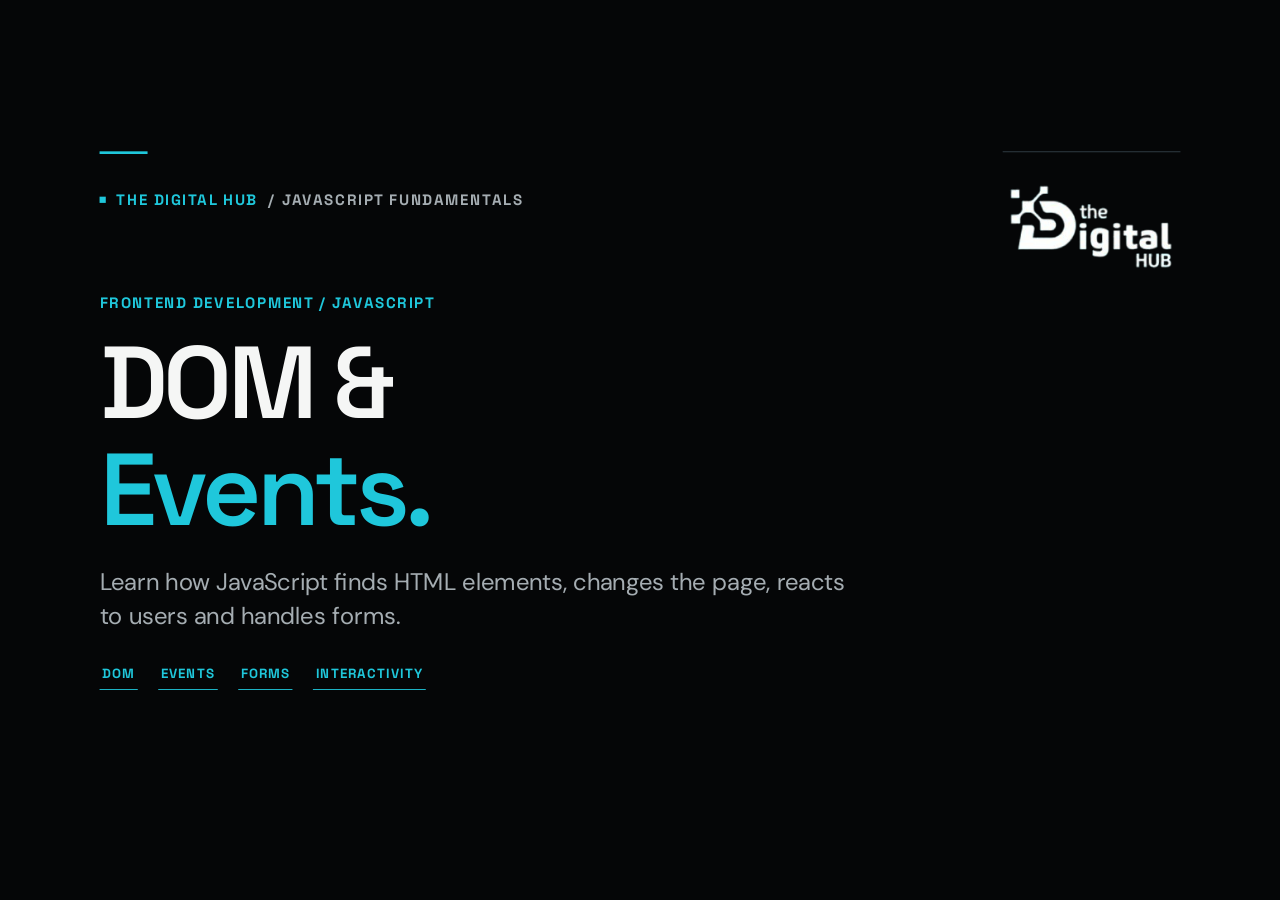
<file: week2/js/dom-events-fundamentals.html>
<!DOCTYPE html>
<html lang="en">

<head>
  <meta charset="UTF-8">
  <meta name="viewport" content="width=device-width, initial-scale=1.0">
  <link rel="icon" type="image/png" href="../../assets/images/the_digital_hub_unrwa_logo-removebg-preview.png">
  <title>DOM & Events | The Digital Hub</title>
  <link rel="stylesheet" href="../../assets/css/style.css">
</head>

<body>
  <div class="deck" id="deck">
    <section class="slide active hero" data-title="DOM & Events">
      <div class="eyebrow"><span class="dot"></span> THE DIGITAL HUB <span class="muted">/ JAVASCRIPT
          FUNDAMENTALS</span></div>
      <img class="hero-logo" src="../../assets/images/the-digital-hub-full-logo.png" alt="The Digital Hub">
      <div class="hero-content">
        <div class="kicker">FRONTEND DEVELOPMENT / JAVASCRIPT</div>
        <h1>DOM &amp;<br><em>Events.</em></h1>
        <p class="lead">Learn how JavaScript finds HTML elements, changes the page, reacts to users and handles forms.
        </p>
        <div class="chips"><span>DOM</span><span>EVENTS</span><span>FORMS</span><span>INTERACTIVITY</span></div>
      </div>
    </section>

    <section class="slide" data-title="What is the DOM?">
      <div class="eyebrow">01 / DOM FUNDAMENTALS</div>
      <h2>What is the <em>DOM?</em></h2>
      <p class="sub">DOM stands for Document Object Model. The browser turns your HTML into JavaScript-accessible
        objects.</p>
      <div class="architecture">
        <div class="node"><small>HTML</small><strong>Your source code</strong><span>&lt;h1&gt;, &lt;p&gt;,
            &lt;button&gt;...</span></div>
        <div class="arrow">→</div>
        <div class="node"><small>BROWSER</small><strong>Parses the page</strong><span>Builds an internal
            representation</span></div>
        <div class="arrow">→</div>
        <div class="node"><small>DOM</small><strong>JavaScript can use it</strong><span>Read, change, create and remove
            elements</span></div>
      </div>
    </section>

    <section class="slide" data-title="DOM tree">
      <div class="eyebrow">02 / DOM FUNDAMENTALS</div>
      <h2>The DOM is a <em>tree.</em></h2>
      <div class="code-layout">
        <div>
          <h3>Elements become nodes</h3>
          <ul>
            <li><code>document</code> represents the current webpage</li>
            <li>HTML elements have parent/child relationships</li>
            <li>JavaScript can navigate and manipulate these nodes</li>
          </ul>
        </div>
        <pre><code>&lt;body&gt;
  &lt;main&gt;
    &lt;h1&gt;Hello&lt;/h1&gt;
    &lt;button&gt;Click&lt;/button&gt;
  &lt;/main&gt;
&lt;/body&gt;

document
└─ body
   └─ main
      ├─ h1
      └─ button</code></pre>
      </div>
    </section>

    <section class="slide" data-title="Select elements">
      <div class="eyebrow">03 / SELECTING ELEMENTS</div>
      <h2>First: <em>find the element.</em></h2>
      <div class="compare">
        <div>
          <div class="compare-label">BY ID</div>
          <pre><code>&lt;h1 id="title"&gt;Hello&lt;/h1&gt;

const title =
  document.getElementById("title");</code></pre>
          <p>Useful when the element has a unique ID.</p>
        </div>
        <div>
          <div class="compare-label">CSS SELECTOR</div>
          <pre><code>const title =
  document.querySelector("#title");

const card =
  document.querySelector(".card");</code></pre>
          <p><code>querySelector()</code> returns the first matching element.</p>
        </div>
      </div>
    </section>

    <section class="slide" data-title="Select many elements">
      <div class="eyebrow">04 / SELECTING ELEMENTS</div>
      <h2>Select <em>multiple</em> elements</h2>
      <div class="code-layout">
        <div>
          <h3><code>querySelectorAll()</code></h3>
          <p>Returns a NodeList containing all matching elements.</p>
          <ul>
            <li>Use CSS selectors</li>
            <li>Loop through the results with <code>forEach()</code></li>
            <li>NodeList indexes start at 0</li>
          </ul>
        </div>
        <pre><code>const buttons =
  document.querySelectorAll(".btn");

buttons.forEach(function (button) {
  console.log(button.textContent);
});</code></pre>
      </div>
    </section>

    <section class="slide" data-title="Change text">
      <div class="eyebrow">05 / CHANGING CONTENT</div>
      <h2>Change what the user <em>sees.</em></h2>
      <div class="compare">
        <div>
          <div class="compare-label">TEXTCONTENT</div>
          <pre><code>const message =
  document.querySelector("#message");

message.textContent =
  "Welcome to JavaScript!";</code></pre>
          <p>Best for plain text.</p>
        </div>
        <div>
          <div class="compare-label">INNERHTML</div>
          <pre><code>message.innerHTML =
  "&lt;strong&gt;Welcome!&lt;/strong&gt;";</code></pre>
        </div>
      </div>
    </section>

    <section class="slide" data-title="Change styles">
      <div class="eyebrow">06 / CHANGING APPEARANCE</div>
      <h2>JavaScript can change <em>styles.</em></h2>
      <div class="code-layout">
        <div>
          <h3>Direct style changes</h3>
          <p>The <code>style</code> property changes inline styles.</p>
          <ul>
            <li>Good for small dynamic values</li>
            <li>CSS property names use camelCase in JavaScript</li>
            <li>For reusable styling, prefer classes</li>
          </ul>
        </div>
        <pre><code>const box = document.querySelector(".box");

box.style.backgroundColor = "blue";
box.style.color = "white";
box.style.padding = "20px";</code></pre>
      </div>
    </section>

    <section class="slide" data-title="classList">
      <div class="eyebrow">07 / CHANGING APPEARANCE</div>
      <h2>Prefer <code>classList</code> for real UI changes</h2>
      <div class="code-layout">
        <div>
          <h3>Let CSS handle the design</h3>
          <ul>
            <li><code>add()</code> adds a class</li>
            <li><code>remove()</code> removes a class</li>
            <li><code>toggle()</code> switches a class on/off</li>
            <li><code>contains()</code> checks whether a class exists</li>
          </ul>
        </div>
        <pre><code>.hidden {
  display: none;
}

const panel = document.querySelector(".panel");

panel.classList.add("hidden");
panel.classList.remove("hidden");
panel.classList.toggle("hidden");</code></pre>
      </div>
    </section>

    <section class="slide" data-title="Attributes">
      <div class="eyebrow">08 / ATTRIBUTES</div>
      <h2>Read and change HTML <em>attributes.</em></h2>
      <div class="compare">
        <div>
          <div class="compare-label">READ</div>
          <pre><code>const link =
  document.querySelector("a");

console.log(
  link.getAttribute("href")
);</code></pre>
        </div>
        <div>
          <div class="compare-label">CHANGE</div>
          <pre><code>link.setAttribute(
  "href",
  "https://example.com"
);

link.setAttribute(
  "target",
  "_blank"
);</code></pre>
        </div>
      </div>
    </section>

    <section class="slide" data-title="Create elements">
      <div class="eyebrow">09 / CREATING ELEMENTS</div>
      <h2>Create new HTML with <em>JavaScript.</em></h2>
      <div class="code-layout">
        <div>
          <h3>Create → configure → insert</h3>
          <ul>
            <li><code>createElement()</code> creates the element</li>
            <li>Set its text, classes or attributes</li>
            <li><code>append()</code> adds it to the page</li>
          </ul>
        </div>
        <pre><code>const list = document.querySelector("#list");

const item = document.createElement("li");
item.textContent = "JavaScript";
item.classList.add("skill");

list.append(item);</code></pre>
      </div>
    </section>

    <section class="slide" data-title="Remove elements">
      <div class="eyebrow">10 / CREATING ELEMENTS</div>
      <h2>Elements can also be <em>removed.</em></h2>
      <div class="code-layout">
        <div>
          <h3><code>remove()</code></h3>
          <p>Once you have selected an element, removing it is simple.</p>
        </div>
        <pre><code>const notification =
  document.querySelector(".notification");

notification.remove();</code></pre>
      </div>
    </section>

    <section class="slide" data-title="What is an event?">
      <div class="eyebrow">11 / EVENTS</div>
      <h2>What is an <em>event?</em></h2>
      <p class="sub">An event is something that happens in the browser that JavaScript can respond to.</p>
      <div class="cards">
        <article>
          <div class="card-icon">CLICK</div>
          <h3>Mouse</h3>
          <p>click, dblclick, mouseenter and more.</p>
        </article>
        <article>
          <div class="card-icon">KEY</div>
          <h3>Keyboard</h3>
          <p>keydown and keyup.</p>
        </article>
        <article>
          <div class="card-icon">FORM</div>
          <h3>Form &amp; input</h3>
          <p>submit, input, change, focus and blur.</p>
        </article>
      </div>
    </section>

    <section class="slide" data-title="addEventListener">
      <div class="eyebrow">12 / EVENTS</div>
      <h2>Listen for an event</h2>
      <div class="architecture">
        <div class="node"><small>1</small><strong>Select</strong><span>Find the element</span></div>
        <div class="arrow">→</div>
        <div class="node"><small>2</small><strong>Listen</strong><span>Choose an event</span></div>
        <div class="arrow">→</div>
        <div class="node"><small>3</small><strong>Respond</strong><span>Run a function</span></div>
      </div>
      <pre><code>const button = document.querySelector("#btn");

button.addEventListener("click", function () {
  console.log("Button clicked!");
});</code></pre>
    </section>

    <section class="slide" data-title="Event callback">
      <div class="eyebrow">13 / EVENTS</div>
      <h2>The function runs <em>later.</em></h2>
      <div class="code-layout">
        <div>
          <h3>Event callback</h3>
          <p>The browser waits. When the event happens, it calls your function.</p>
          <ul>
            <li>The function is not executed immediately</li>
            <li>It is passed to <code>addEventListener()</code></li>
            <li>One element can listen for different events</li>
          </ul>
        </div>
        <pre><code>function showMessage() {
  console.log("Clicked!");
}

button.addEventListener(
  "click",
  showMessage
);</code></pre>
      </div>
    </section>



    <section class="slide" data-title="Input values">
      <div class="eyebrow">15 / FORMS &amp; INPUTS</div>
      <h2>Read what the user <em>typed.</em></h2>
      <div class="code-layout">
        <div>
          <h3>Use the <code>value</code> property</h3>
          <p>Inputs keep their current value in JavaScript.</p>
        </div>
        <pre><code>&lt;input id="nameInput" type="text"&gt;

const input =
  document.querySelector("#nameInput");

console.log(input.value);</code></pre>
      </div>
    </section>

    <section class="slide" data-title="Input event">
      <div class="eyebrow">16 / FORMS &amp; INPUTS</div>
      <h2>React while the user <em>types.</em></h2>
      <div class="code-layout">
        <div>
          <h3>The <code>input</code> event</h3>
          <p>Runs whenever the value changes through user input.</p>
        </div>
        <pre><code>const input = document.querySelector("#nameInput");
const preview = document.querySelector("#preview");

input.addEventListener("input", function () {
  preview.textContent = input.value;
});</code></pre>
      </div>
    </section>

    <section class="slide" data-title="Form submit">
      <div class="eyebrow">17 / FORMS &amp; INPUTS</div>
      <h2>Handle a form <em>submission.</em></h2>
      <div class="code-layout">
        <div>
          <h3>Listen on the form</h3>
          <p>Forms submit by default, which usually reloads or navigates the page.</p>
          <ul>
            <li>Use the <code>submit</code> event</li>
            <li>Use <code>preventDefault()</code> when handling it in JavaScript</li>
          </ul>
        </div>
        <pre><code>const form = document.querySelector("#signupForm");

form.addEventListener("submit", function (event) {
  event.preventDefault();

  console.log("Form handled with JavaScript");
});</code></pre>
      </div>
    </section>

    <section class="slide" data-title="Simple validation">
      <div class="eyebrow">18 / FORMS &amp; INPUTS</div>
      <h2>Simple client-side <em>validation.</em></h2>
      <div class="code-layout">
        <div>
          <h3>Check before continuing</h3>
          <p>Client-side checks improve the user experience, but the server must still validate important data.</p>
        </div>
        <pre><code>form.addEventListener("submit", function (event) {
  event.preventDefault();

  const name = input.value.trim();

  if (name === "") {
    message.textContent = "Name is required";
    return;
  }

  message.textContent = `Welcome ${name}!`;
});</code></pre>
      </div>
    </section>










    <section class="slide closing" data-title="Next step">
      <div class="eyebrow">19 / WRAP-UP</div>
      <div class="centerpiece">
        <div class="kicker">NEXT STEP</div>
        <h1>Turn static pages into<br><em>interactive experiences.</em></h1>
        <p class="lead">Practice selecting elements, changing the DOM, handling clicks and working with forms before
          moving into larger JavaScript applications.</p>
      </div>
    </section>
  </div>

  <div class="bottom-ui">
    <div class="controls">
      <button id="themeToggle" aria-label="Switch to light mode" title="Switch theme">&#9788;</button>
      <button id="prev" aria-label="Previous slide">&larr;</button>
      <span id="counter">01 / 26</span>
      <button id="next" aria-label="Next slide">&rarr;</button>
      <button id="full" aria-label="Fullscreen">&#x26F6;</button>
    </div>
    <div class="signature">
      <span class="signature-number" id="pageNumber">01</span>
      <span class="logo-lockup">
        <img src="../../assets/images/logo-transparent.png" alt="The Digital Hub logo">
        <span class="logo-wordmark">THE<br>DIGITAL<br>HUB</span>
      </span>
    </div>
  </div>

  <div class="progress" id="progress"></div>
  <script src="../../assets/js/script.js"></script>
</body>

</html>
</file>
<file: assets/css/style.css>
@import url('https://fonts.googleapis.com/css2?family=DM+Sans:wght@400;500;600;700&family=Space+Grotesk:wght@400;500;600;700&display=swap');

:root {
    --bg: #050607;
    --white: #f5f6f5;
    --muted: #a5adb2;
    --cyan: #1fc7db;
    --blue: #2382e9
}

* {
    box-sizing: border-box
}

html,
body {
    margin: 0;
    width: 100%;
    height: 100%;
    overflow: hidden;
    background: #050607;
    color: var(--white);
    font-family: 'DM Sans', sans-serif
}

.deck {
    position: fixed;
    inset: 0;
    overflow: hidden
}

.slide {
    position: absolute;
    top: 0;
    left: 0;
    width: 1440px;
    height: 810px;
    display: none;
    overflow: hidden;
    padding: 112px 112px 105px;
    background: #050607;
    transform-origin: top left
}

.slide:before {
    content: '';
    position: absolute;
    left: 112px;
    top: 69px;
    width: 54px;
    height: 3px;
    background: var(--cyan)
}

.slide:after {
    content: '';
    position: absolute;
    right: 112px;
    top: 69px;
    width: 200px;
    height: 1px;
    background: #273039
}

.slide.active {
    display: block
}

.eyebrow,
.kicker {
    font: 700 12px 'Space Grotesk', sans-serif;
    letter-spacing: 2.5px;
    color: var(--cyan);
    text-transform: uppercase
}

.eyebrow {
    display: flex;
    align-items: center;
    gap: 12px;
    margin-bottom: 36px
}

.eyebrow .muted {
    color: #63717a
}

.dot {
    height: 7px;
    width: 7px;
    background: var(--cyan);
    display: inline-block
}

.kicker {
    margin-bottom: 20px
}

h1,
h2,
h3,
p {
    margin-top: 0
}

h1,
h2,
h3 {
    font-family: 'Space Grotesk', sans-serif
}

h1 {
    font-size: 92px;
    line-height: 1.04;
    letter-spacing: -5px;
    margin-bottom: 26px;
    font-weight: 600
}

h2 {
    font-size: 65px;
    line-height: 1.08;
    letter-spacing: -3.5px;
    margin-bottom: 24px;
    font-weight: 600
}

h3 {
    font-size: 26px;
    letter-spacing: -1px
}

em {
    font-style: normal;
    color: var(--cyan)
}

.lead,
.sub {
    font-size: 21px;
    line-height: 1.6;
    color: var(--muted);
    max-width: 650px
}

.sub {
    margin-bottom: 36px
}

.hero-content {
    position: relative;
    z-index: 2;
    max-width: 740px
}

.hero-visual {
    position: absolute;
    right: 100px;
    top: 205px;
    width: 460px;
    height: 400px;
    display: grid;
    place-items: center
}

.orbit {
    position: absolute;
    border: 1px solid #174052;
    border-radius: 50%;
    width: 440px;
    height: 440px;
    opacity: .35
}

.orbit-b {
    width: 325px;
    height: 325px;
    border-style: dashed;
    transform: rotate(35deg)
}

.terminal {
    position: relative;
    width: 450px;
    background: #0c1216;
    border: 1px solid #315467;
    overflow: hidden;
    box-shadow: 18px 18px 0 #0d252d;
    transform: rotate(-2deg)
}

.terminal-top {
    height: 42px;
    background: #152029;
    display: flex;
    align-items: center;
    gap: 7px;
    padding: 0 17px;
    border-bottom: 1px solid #2b4050
}

.terminal-top i {
    width: 7px;
    height: 7px;
    background: #647780;
    border-radius: 50%
}

.terminal-top span {
    margin-left: 15px;
    color: #8ba0b0;
    font: 11px monospace
}

.terminal-code {
    padding: 25px;
    font: 16px/1.85 monospace;
    color: #d3e8f3
}

.comment {
    color: #718596
}

.green {
    color: #55dbaf
}

.purple {
    color: #b5a1ff
}

.blue {
    color: #4da7ff
}

.cursor {
    color: var(--cyan)
}

.chips {
    display: flex;
    gap: 9px;
    flex-wrap: wrap;
    margin-top: 28px
}

.chips span,
.tag {
    border-bottom: 1px solid #27677a;
    color: #89d5df;
    padding: 8px 3px;
    font: 700 11px 'Space Grotesk';
    letter-spacing: 1.3px;
    margin-right: 14px
}

.agenda {
    display: grid;
    grid-template-columns: repeat(2, 1fr);
    gap: 0 48px;
    max-width: 1120px
}

.agenda>div {
    border-top: 1px solid #33414a;
    padding: 27px 0;
    display: grid;
    grid-template-columns: 75px 1fr;
    gap: 8px
}

.agenda b {
    font: 600 31px 'Space Grotesk';
    color: var(--cyan);
    grid-row: span 2
}

.agenda strong {
    font: 600 25px 'Space Grotesk'
}

.agenda span {
    color: var(--muted);
    font-size: 17px
}

.centerpiece {
    margin-top: 90px
}

.big-number {
    font: 600 310px 'Space Grotesk';
    letter-spacing: -25px;
    color: #102b36;
    position: absolute;
    right: 180px;
    top: 170px;
    opacity: .7
}

.cards {
    display: grid;
    grid-template-columns: repeat(3, 1fr);
    gap: 35px;
    margin-top: 55px
}

.cards article {
    border-top: 3px solid var(--cyan);
    padding: 24px 0;
    min-height: 270px;
    display: flex;
    flex-direction: column
}

.card-icon {
    font: 700 37px monospace;
    color: var(--cyan);
    margin-bottom: 40px
}

.cards p,
.compare p,
.code-layout p,
.activity p {
    color: #a5afb8;
    line-height: 1.65;
    font-size: 19px
}

.cards .tag {
    align-self: flex-start;
    margin-top: auto
}

.architecture {
    display: flex;
    align-items: center;
    gap: 24px;
    margin-top: 70px
}

.node {
    flex: 1;
    min-height: 180px;
    border-left: 3px solid var(--cyan);
    background: #0e161c;
    padding: 28px;
    display: flex;
    flex-direction: column;
    gap: 14px
}

.node small {
    color: var(--cyan);
    font-weight: 700
}

.node strong {
    font: 600 29px 'Space Grotesk'
}

.node span {
    color: var(--muted)
}

.arrow {
    font-size: 42px;
    color: var(--cyan)
}

.note {
    margin-top: 45px;
    font: 700 12px 'Space Grotesk';
    color: var(--cyan)
}

.note span {
    color: var(--muted);
    font-weight: 400;
    margin-left: 14px
}

.code-layout {
    display: grid;
    grid-template-columns: 35% 1fr;
    gap: 55px;
    align-items: center;
    margin-top: 28px
}

.code-layout ul,
.compare ul {
    color: #c1ced8;
    line-height: 2.2;
    padding-left: 22px;
    font-size: 18px
}

.code-layout li::marker,
.compare li::marker {
    color: var(--cyan)
}

pre {
    background: #0c1216;
    border-left: 3px solid var(--cyan);
    padding: 30px;
    overflow: hidden;
    font: 16px/1.75 monospace
}

.compare {
    display: grid;
    grid-template-columns: 1fr 1fr;
    gap: 55px;
    margin-top: 48px
}

.compare-label {
    color: var(--cyan);
    letter-spacing: 2px;
    font-size: 12px;
    margin-bottom: 24px
}

.compare>div {
    border-top: 3px solid #2382e9;
    padding: 27px 0;
    min-height: 350px
}

.compare>div:first-child {
    border-color: var(--cyan)
}

.activity {
    display: flex;
    align-items: center;
    gap: 65px;
    border-left: 4px solid var(--cyan);
    background: #0e161c;
    padding: 50px;
    max-width: 1100px
}

.activity-icon {
    font-size: 135px;
    color: var(--cyan)
}

.activity h3 {
    font-size: 43px
}

.takeaways {
    max-width: 1080px
}

.takeaways>div {
    display: flex;
    align-items: center;
    gap: 45px;
    border-bottom: 1px solid #2a3540;
    padding: 28px 0;
    font: 500 29px 'Space Grotesk'
}

.takeaways b {
    color: var(--cyan);
    font-size: 24px
}

.closing .centerpiece {
    margin-top: 135px
}

.bottom-ui {
    position: fixed;
    bottom: 0;
    left: 0;
    right: 0;
    height: 85px;
    display: flex;
    justify-content: space-between;
    align-items: center;
    padding: 0 clamp(28px, 5vw, 85px);
    z-index: 10;
    pointer-events: none
}

.controls,
.signature {
    display: flex;
    align-items: center;
    gap: 13px;
    pointer-events: auto
}

.controls button {
    border: 0;
    border-bottom: 1px solid #465762;
    background: transparent;
    color: #e5f5fa;
    min-width: 34px;
    height: 34px;
    cursor: pointer;
    font-size: 20px
}

.controls button:hover {
    color: var(--cyan)
}

#counter {
    font: 600 12px 'Space Grotesk';
    color: #a4b5be;
    min-width: 72px;
    text-align: center
}

.signature {
    gap: 18px
}

.signature-number {
    font: 600 16px 'Space Grotesk';
    color: #6d8a99
}

.signature img {
    width: 53px;
    height: 53px;
    object-fit: contain;
    background: white;
    padding: 2px
}

.progress {
    position: fixed;
    z-index: 12;
    bottom: 0;
    left: 0;
    height: 2px;
    background: var(--cyan);
    width: 10%;
    transition: width .25s
}

/* Presentation readability and dual-theme system */
:root {
    --surface: #0e161c;
    --line: #33414a;
    --code-bg: #0c1216;
    --soft: #a5afb8;
    --ink: #f5f6f5
}

body[data-theme="light"] {
    --bg: #f5f7f8;
    --white: #101c27;
    --muted: #455563;
    --cyan: #087d9e;
    --blue: #1768bb;
    --surface: #e7eef2;
    --line: #bdcbd3;
    --code-bg: #e9f0f4;
    --soft: #435260;
    --ink: #102333
}

html,
body,
.slide {
    background: var(--bg);
    color: var(--white)
}

.slide:after {
    background: var(--line)
}

.eyebrow .muted {
    color: var(--muted)
}

.lead,
.sub,
.agenda span,
.node span {
    color: var(--muted)
}

.agenda>div,
.takeaways>div {
    border-color: var(--line)
}

.cards p,
.compare p,
.code-layout p,
.activity p {
    color: var(--soft)
}

.node,
.activity {
    background: var(--surface)
}

pre {
    background: var(--code-bg);
    color: var(--ink)
}

.code-layout ul,
.compare ul {
    color: var(--ink)
}

.compare>div {
    border-top-color: var(--blue)
}

.controls button {
    color: var(--white);
    border-color: var(--line)
}

#counter,
.signature-number {
    color: var(--muted)
}

.chips span,
.tag {
    color: var(--cyan);
    border-color: var(--cyan)
}

body[data-theme="light"] .big-number {
    color: #d2e6ee
}

body[data-theme="light"] .green {
    color: #00795b
}

body[data-theme="light"] .purple {
    color: #7352a4
}

body[data-theme="light"] .blue {
    color: #1265ac
}

body[data-theme="light"] .comment {
    color: #607786
}

/* Larger teaching-room typography */
.eyebrow,
.kicker {
    font-size: 17px;
    letter-spacing: 2px
}

h1 {
    font-size: 104px
}

h2 {
    font-size: 73px
}

h3 {
    font-size: 33px
}

.lead,
.sub {
    font-size: 27px;
    line-height: 1.4;
    max-width: 760px
}

.agenda strong {
    font-size: 31px
}

.agenda span {
    font-size: 23px
}

.agenda b {
    font-size: 36px
}

.cards p,
.compare p,
.code-layout p,
.activity p {
    font-size: 24px;
    line-height: 1.4
}

.cards .card-icon {
    margin-bottom: 22px
}

.cards {
    gap: 30px;
    margin-top: 38px
}

.cards article {
    min-height: 290px
}

.chips span,
.tag {
    font-size: 15px
}

.node strong {
    font-size: 34px
}

.node span {
    font-size: 22px
}

.code-layout ul,
.compare ul {
    font-size: 23px;
    line-height: 1.65
}

pre {
    font-size: 19px;
    line-height: 1.48;
    padding: 25px
}

.compare {
    margin-top: 35px
}

.compare-label {
    font-size: 17px
}

.compare>div {
    min-height: 320px
}

.activity h3 {
    font-size: 48px
}

.activity {
    padding: 38px
}

.takeaways>div {
    font-size: 33px;
    padding: 25px 0
}

.note {
    font-size: 18px
}

.note span {
    font-size: 19px
}

.hero-content {
    max-width: 1060px
}

.hero .hero-content {
    padding-top: 58px
}

.hero .lead {
    max-width: 850px
}

.hero h1 {
    font-size: 115px
}

.hero-logo {
    position: absolute;
    top: 92px;
    right: 112px;
    width: 210px;
    max-width: 20%;
    height: auto;
    object-fit: contain;
    z-index: 2
}

/* Deliberate, understated brand signature */
.bottom-ui {
    height: 96px;
    padding: 0 clamp(26px, 4vw, 76px)
}

.logo-lockup {
    display: flex;
    align-items: center;
    gap: 11px;
    border-left: 1px solid var(--line);
    padding-left: 18px
}

.logo-lockup img {
    width: 55px;
    height: 55px;
    object-fit: contain;
    background: transparent;
    padding: 0
}

.logo-wordmark {
    font: 700 12px/1.12 'Space Grotesk', sans-serif;
    letter-spacing: 1.5px;
    color: var(--white)
}

.signature-number {
    font-size: 19px
}

.controls button {
    font-size: 23px;
    min-width: 39px;
    height: 40px
}

#themeToggle {
    font-size: 25px;
    margin-right: 12px
}

#counter {
    font-size: 16px;
    min-width: 90px
}

/* Theme overrides for elements with original hardcoded dark colors */
body[data-theme="light"] .slide,
body[data-theme="light"] .deck {
    background: #f5f7f8;
    color: #101c27
}

body[data-theme="light"] .controls {
    background: #f5f7f8;
    border-radius: 8px
}

body[data-theme="light"] .signature img {
    background: transparent
}

body[data-theme="light"] .activity,
body[data-theme="light"] .node {
    background: #e7eef2
}

body[data-theme="light"] .cards p,
body[data-theme="light"] .compare p,
body[data-theme="light"] .code-layout p,
body[data-theme="light"] .activity p {
    color: #435260
}

body[data-theme="light"] .logo-wordmark {
    color: #101c27
}

#themeToggle {
    min-width: 48px;
    min-height: 42px;
    font-size: 27px;
    border: 1px solid var(--line);
    border-radius: 6px
}

.slide.dense {
    padding-top: 88px;
    padding-bottom: 82px
}

.slide.dense .eyebrow {
    margin-bottom: 22px
}

.slide.dense h2 {
    font-size: 64px;
    line-height: 1.04;
    margin-bottom: 14px
}

.slide.dense .sub {
    font-size: 22px;
    line-height: 1.25;
    margin-bottom: 16px
}

.slide.dense .takeaways>div {
    font-size: 28px;
    line-height: 1.2;
    padding: 10px 0;
    gap: 28px
}

.slide.dense .takeaways b {
    font-size: 24px;
    flex: 0 0 44px
}

.bottom-ui,
.progress {
    transition: opacity .25s ease, transform .25s ease
}

body.ui-hidden .bottom-ui {
    opacity: 0;
    transform: translateY(18px);
    pointer-events: none
}

body.ui-hidden .progress {
    opacity: 0
}

.bottom-ui:focus-within {
    opacity: 1;
    pointer-events: auto
}
</file>
